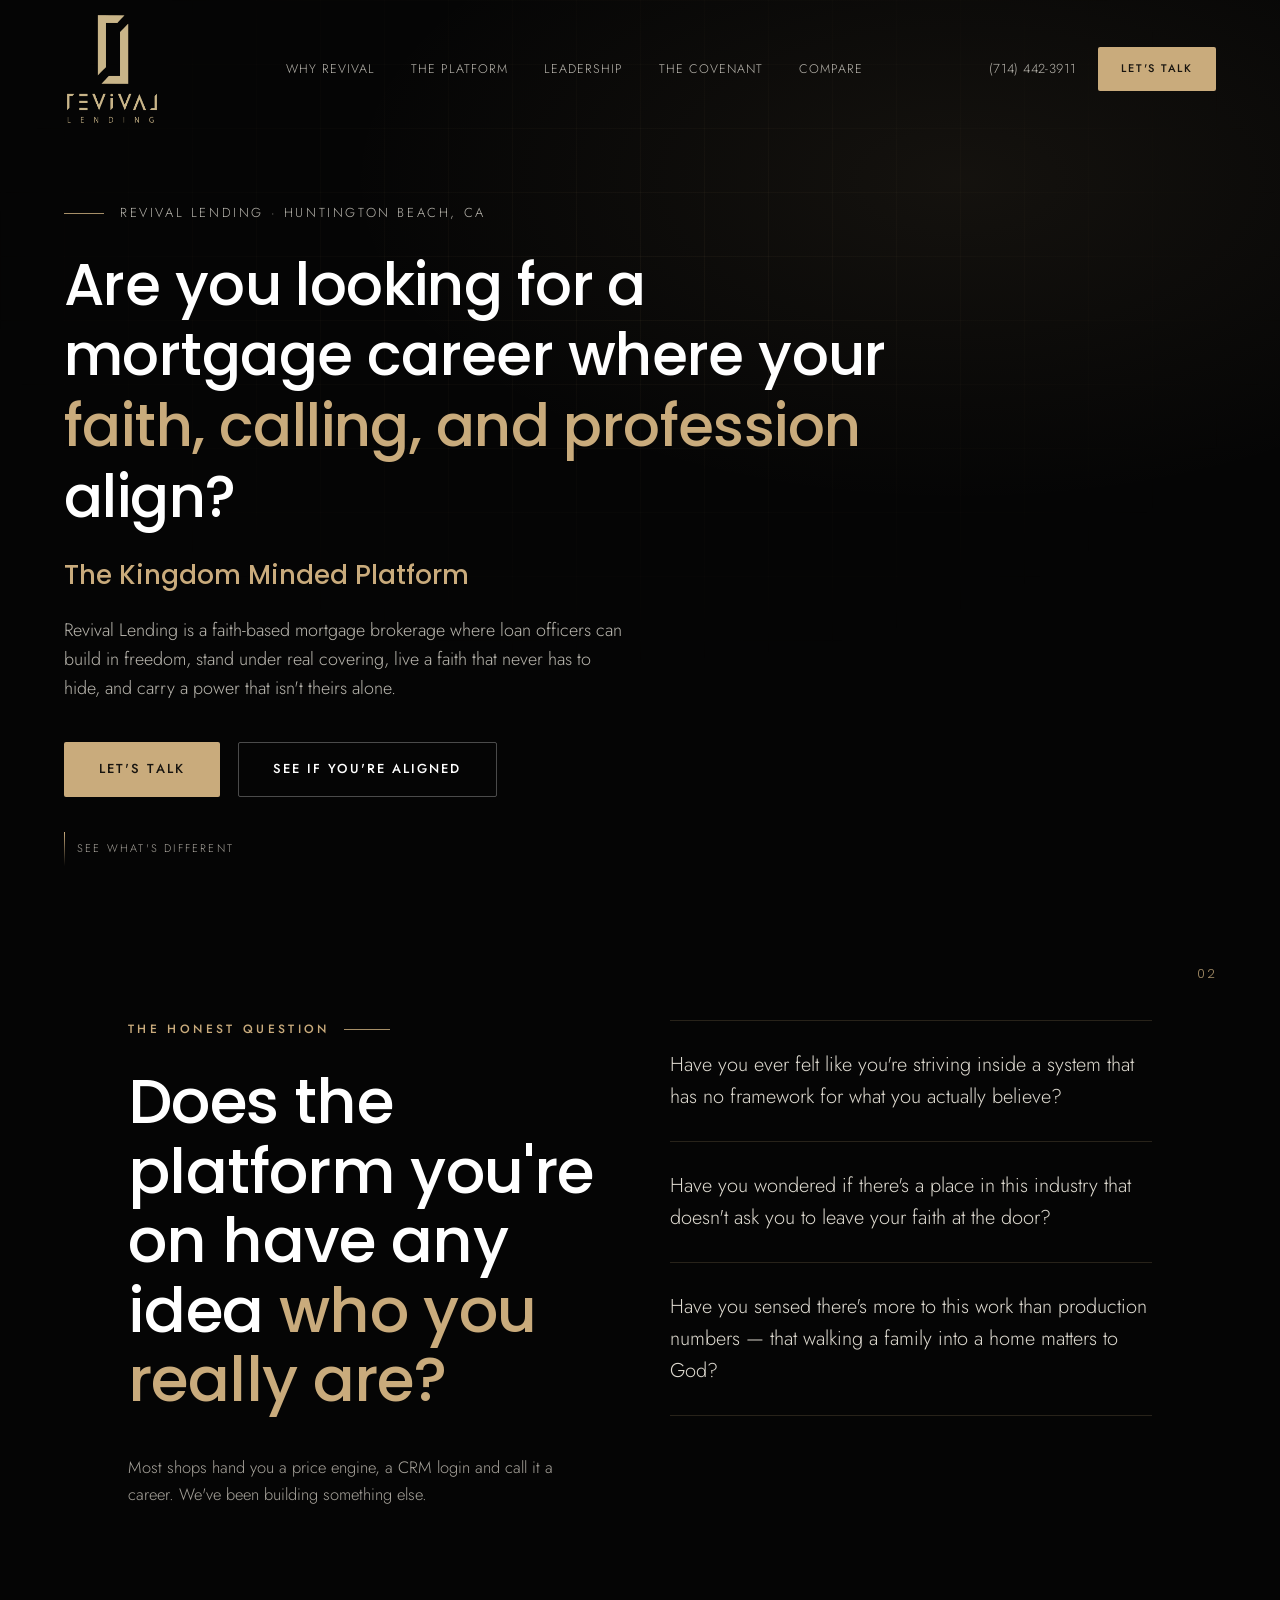
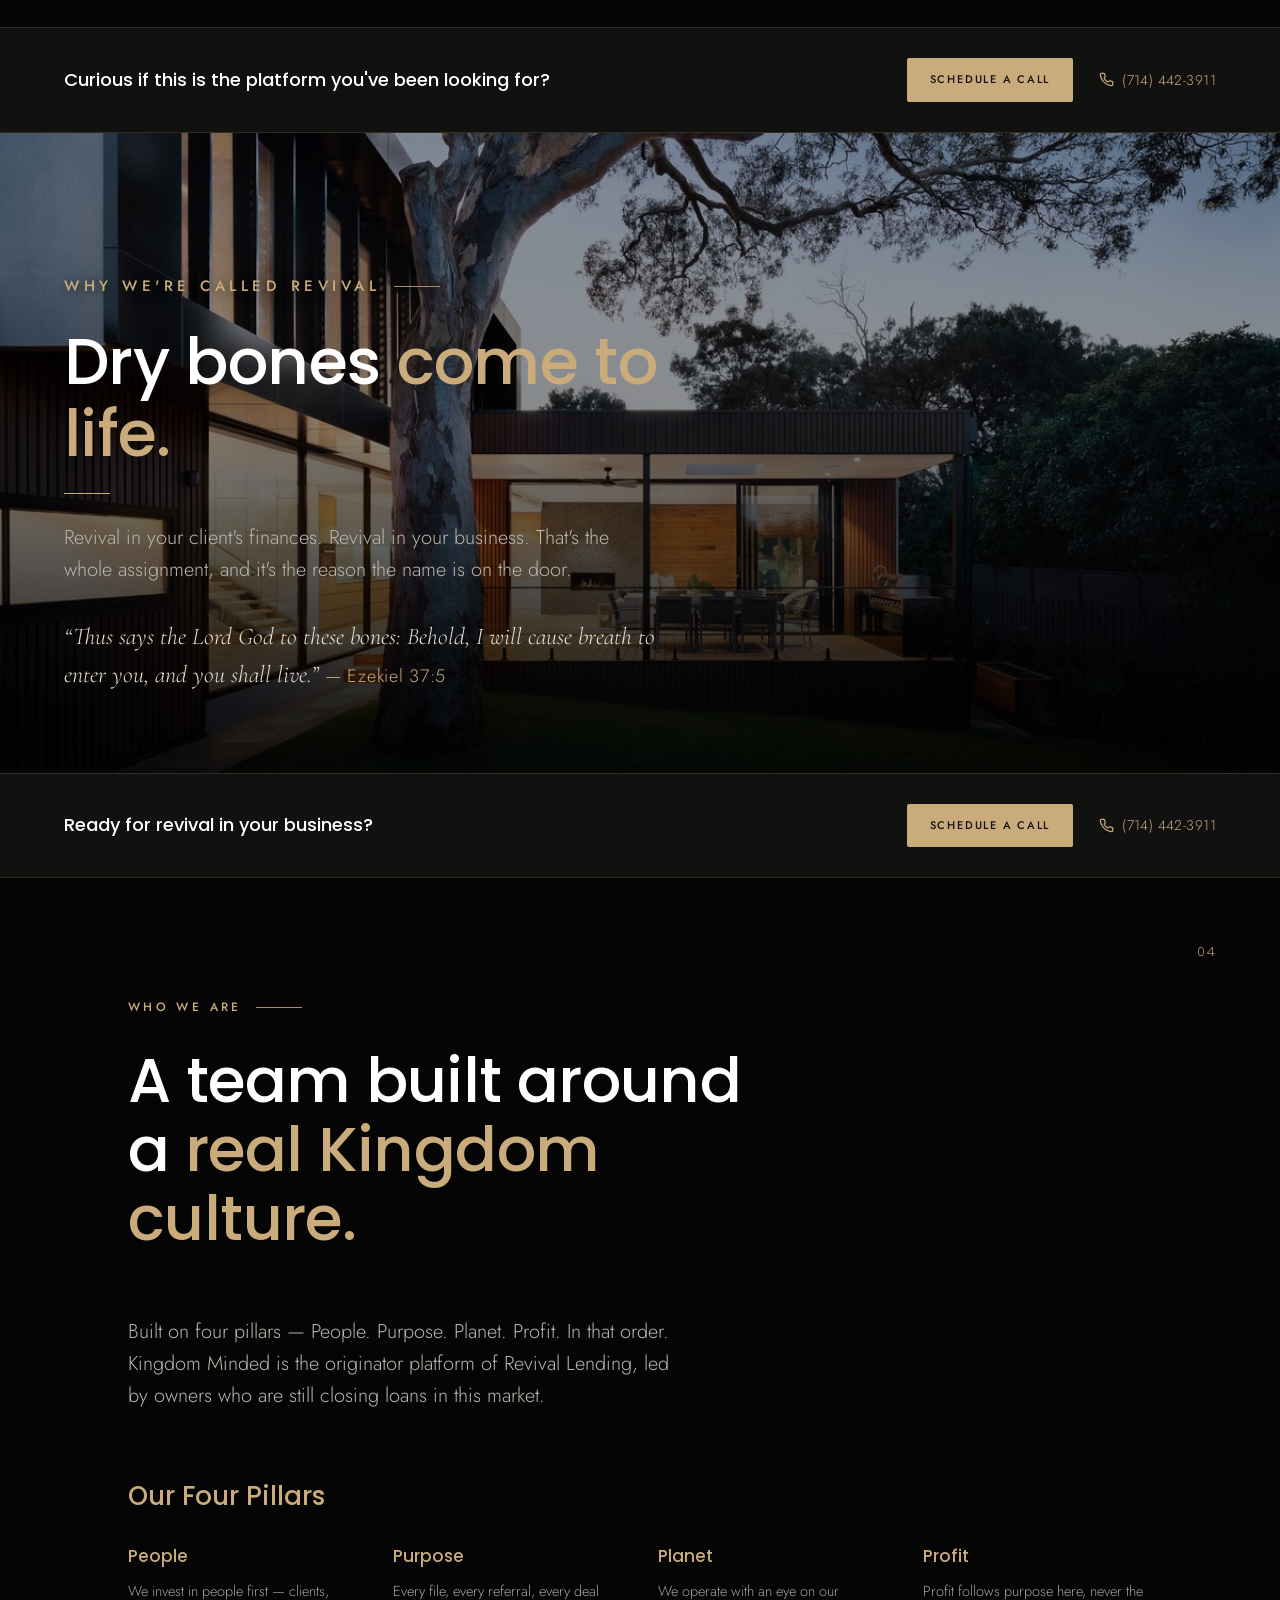
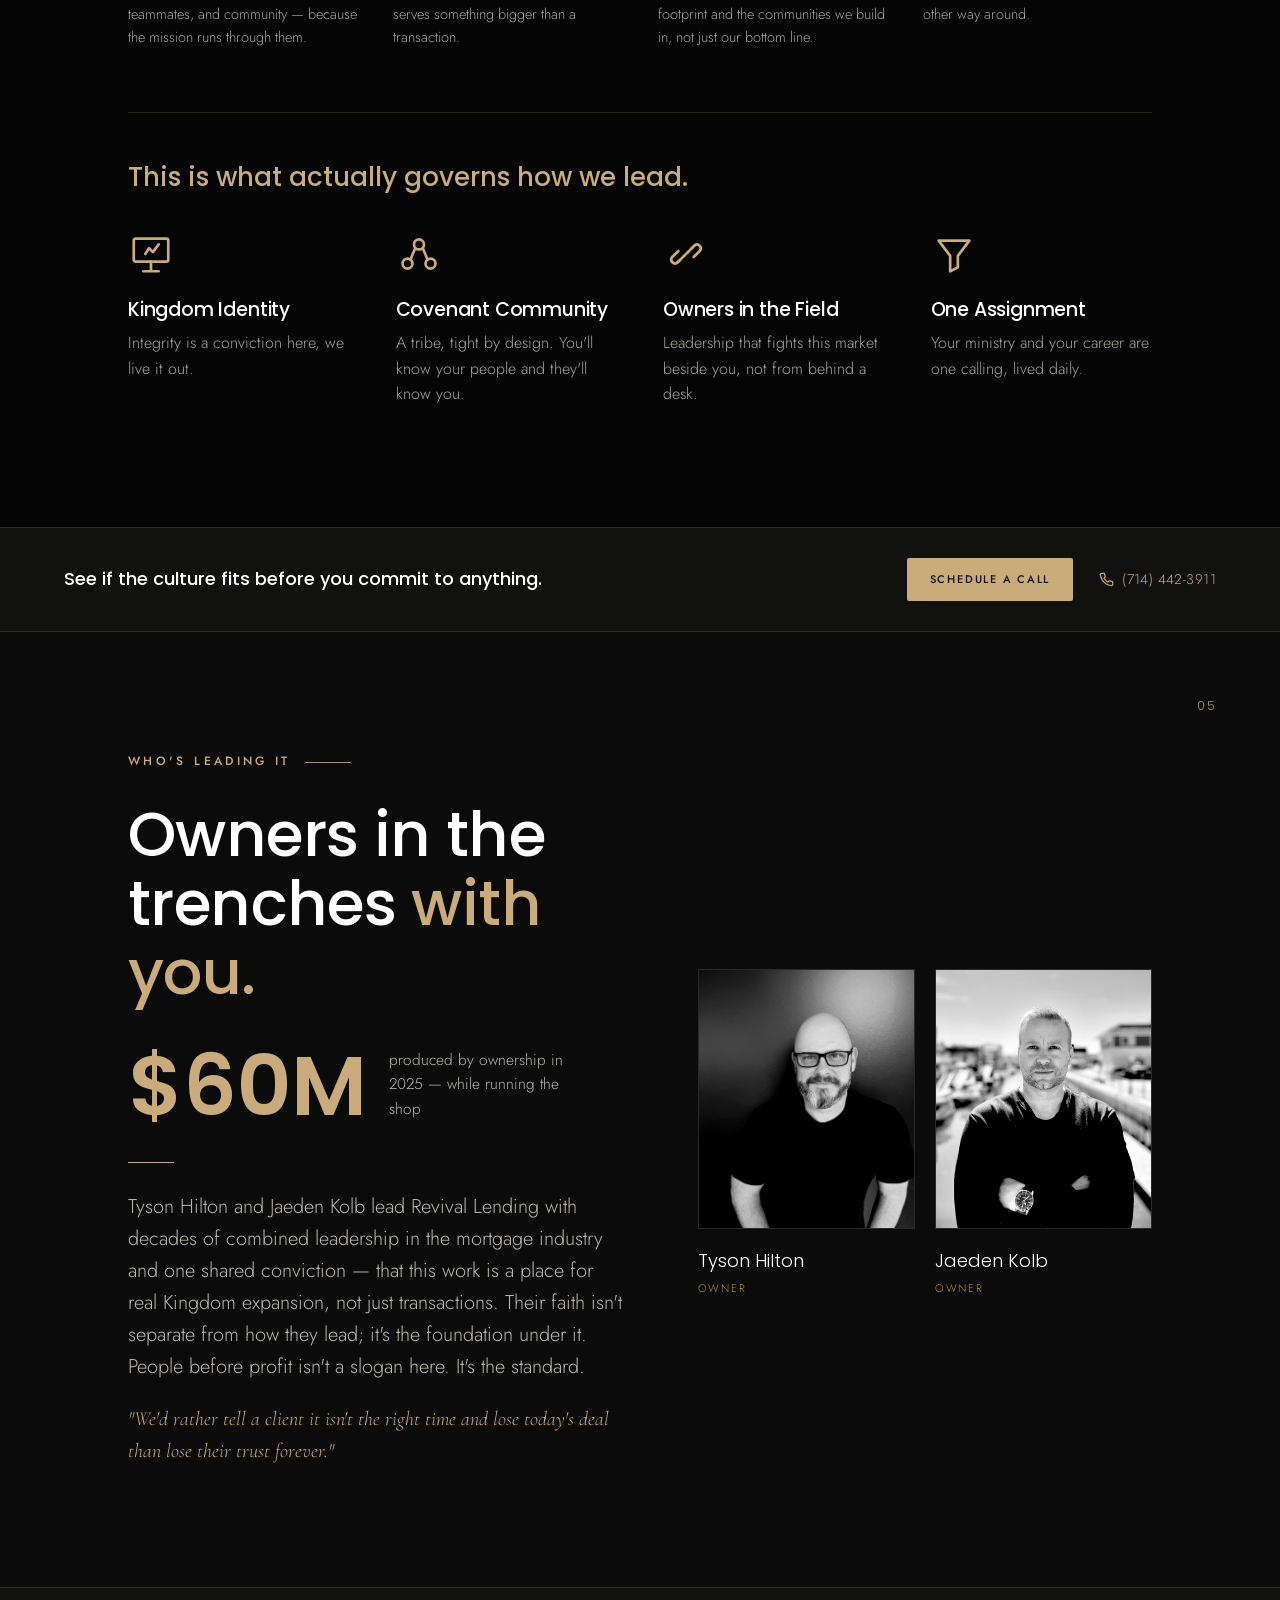
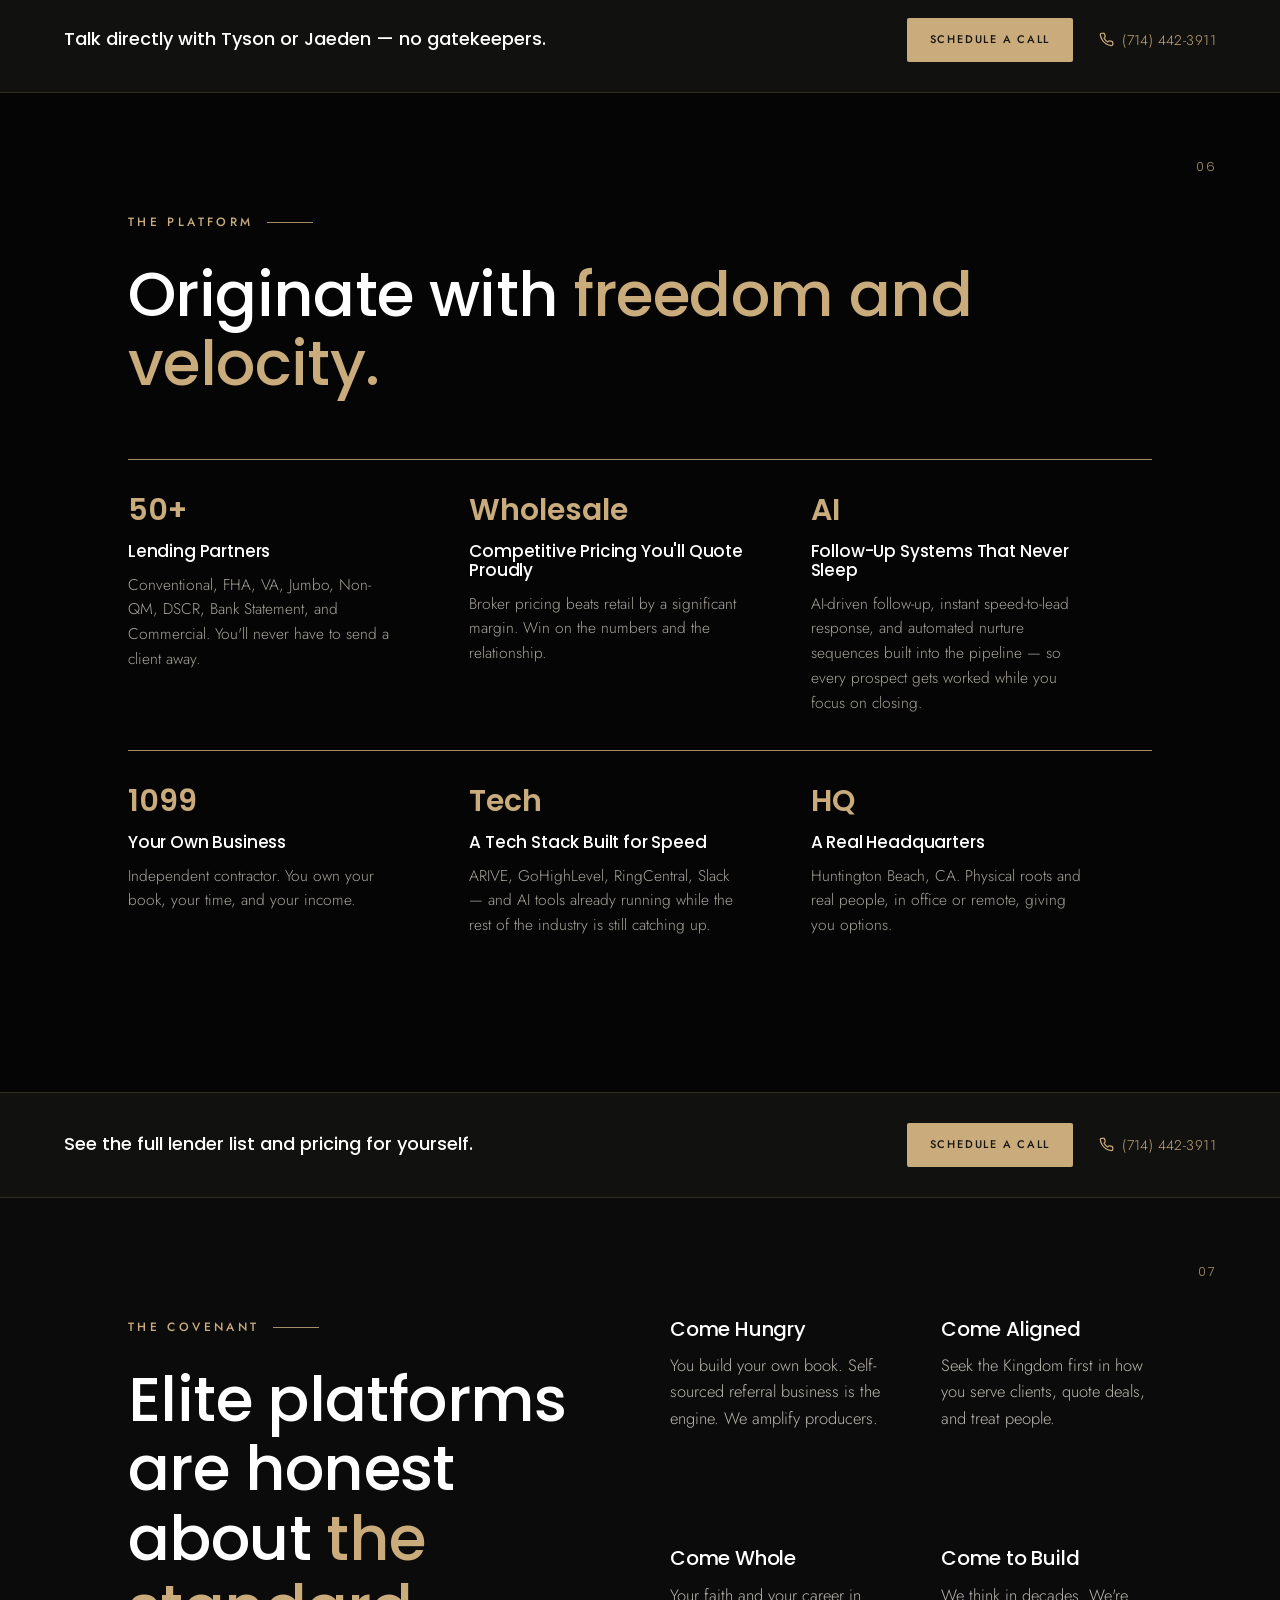
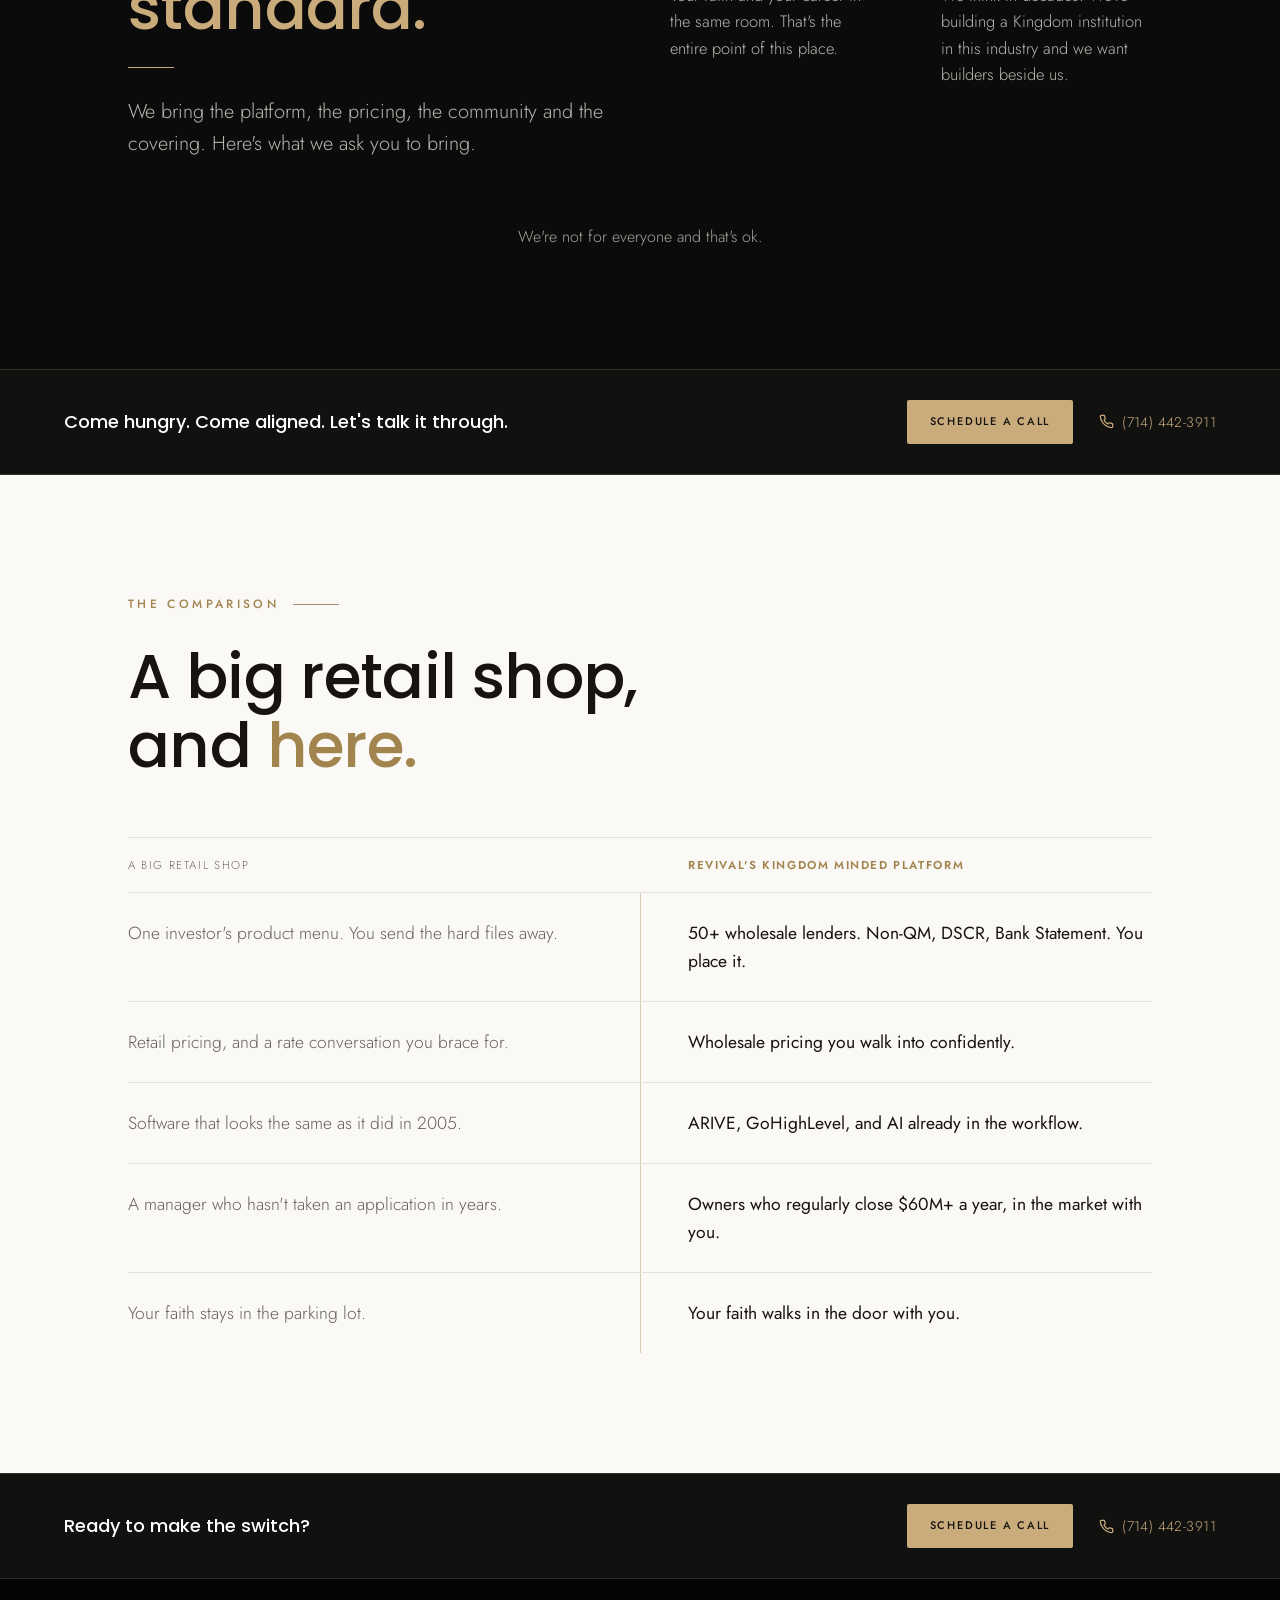
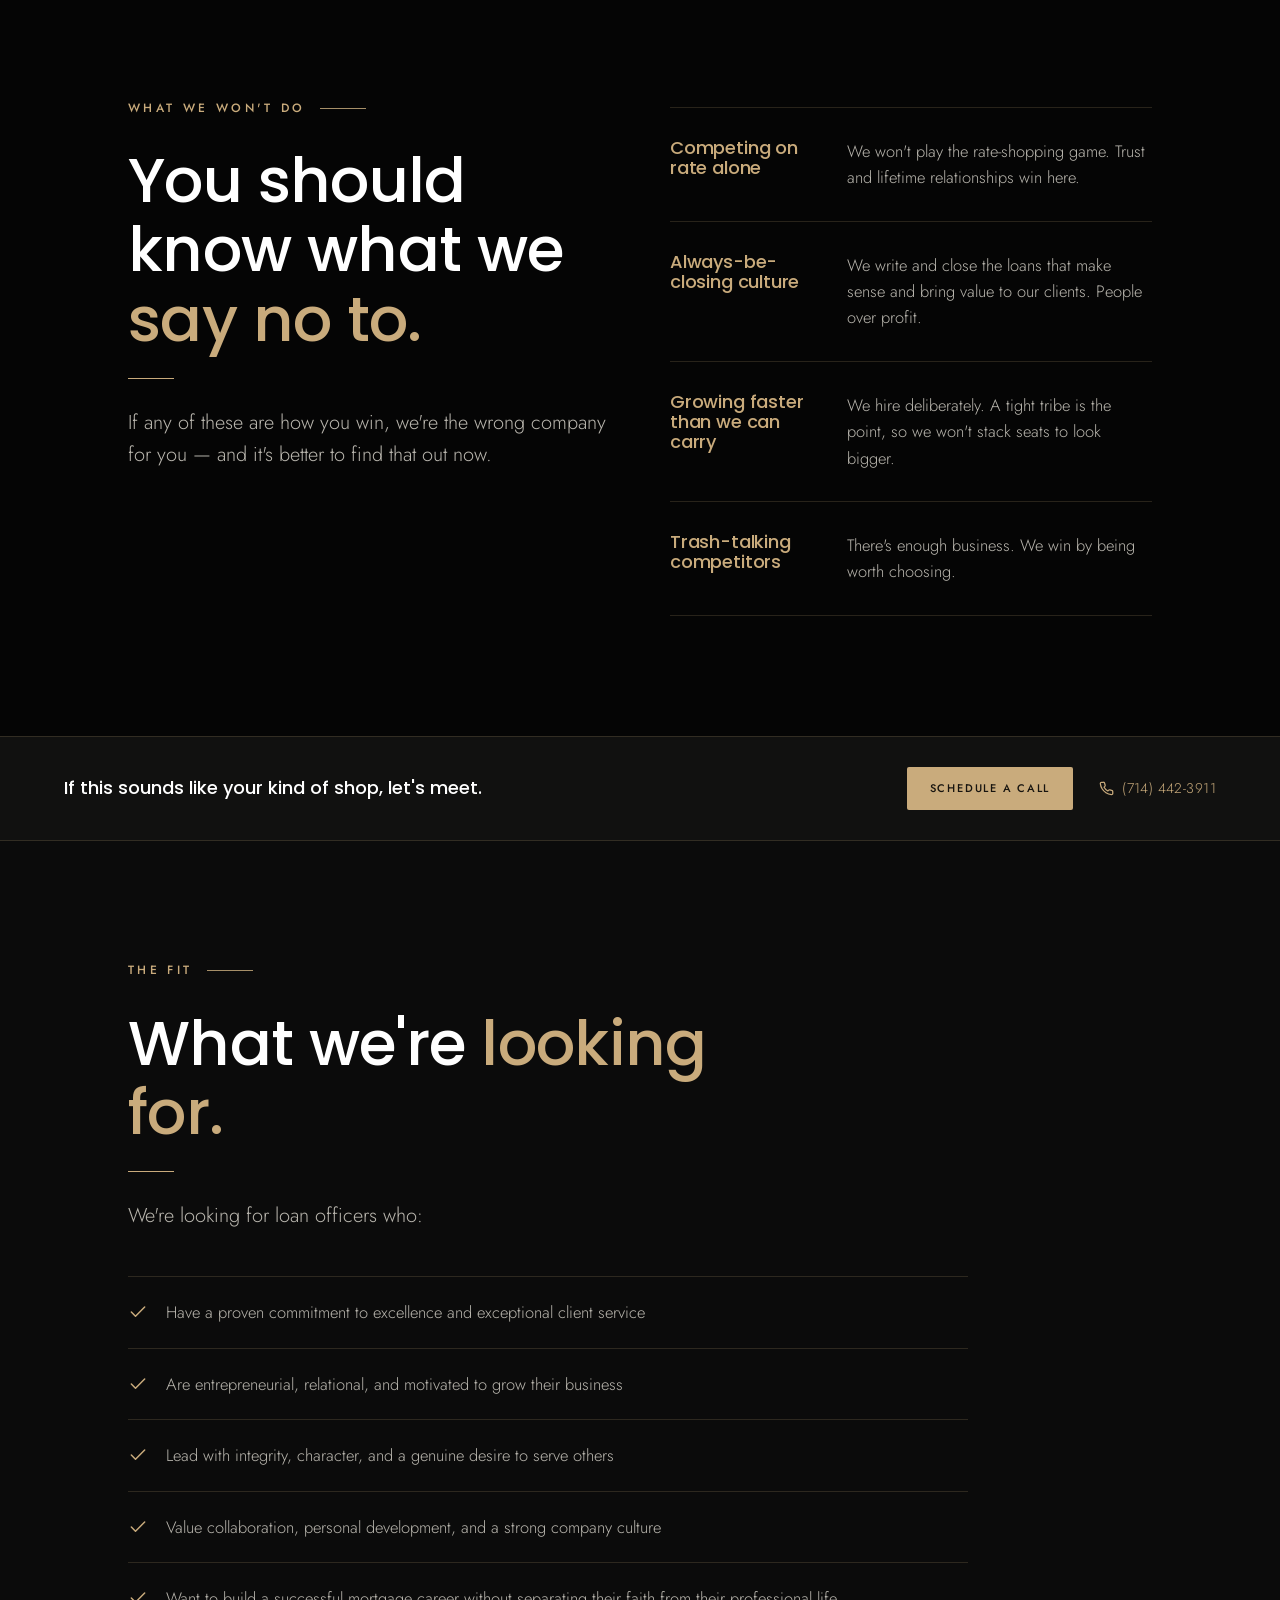
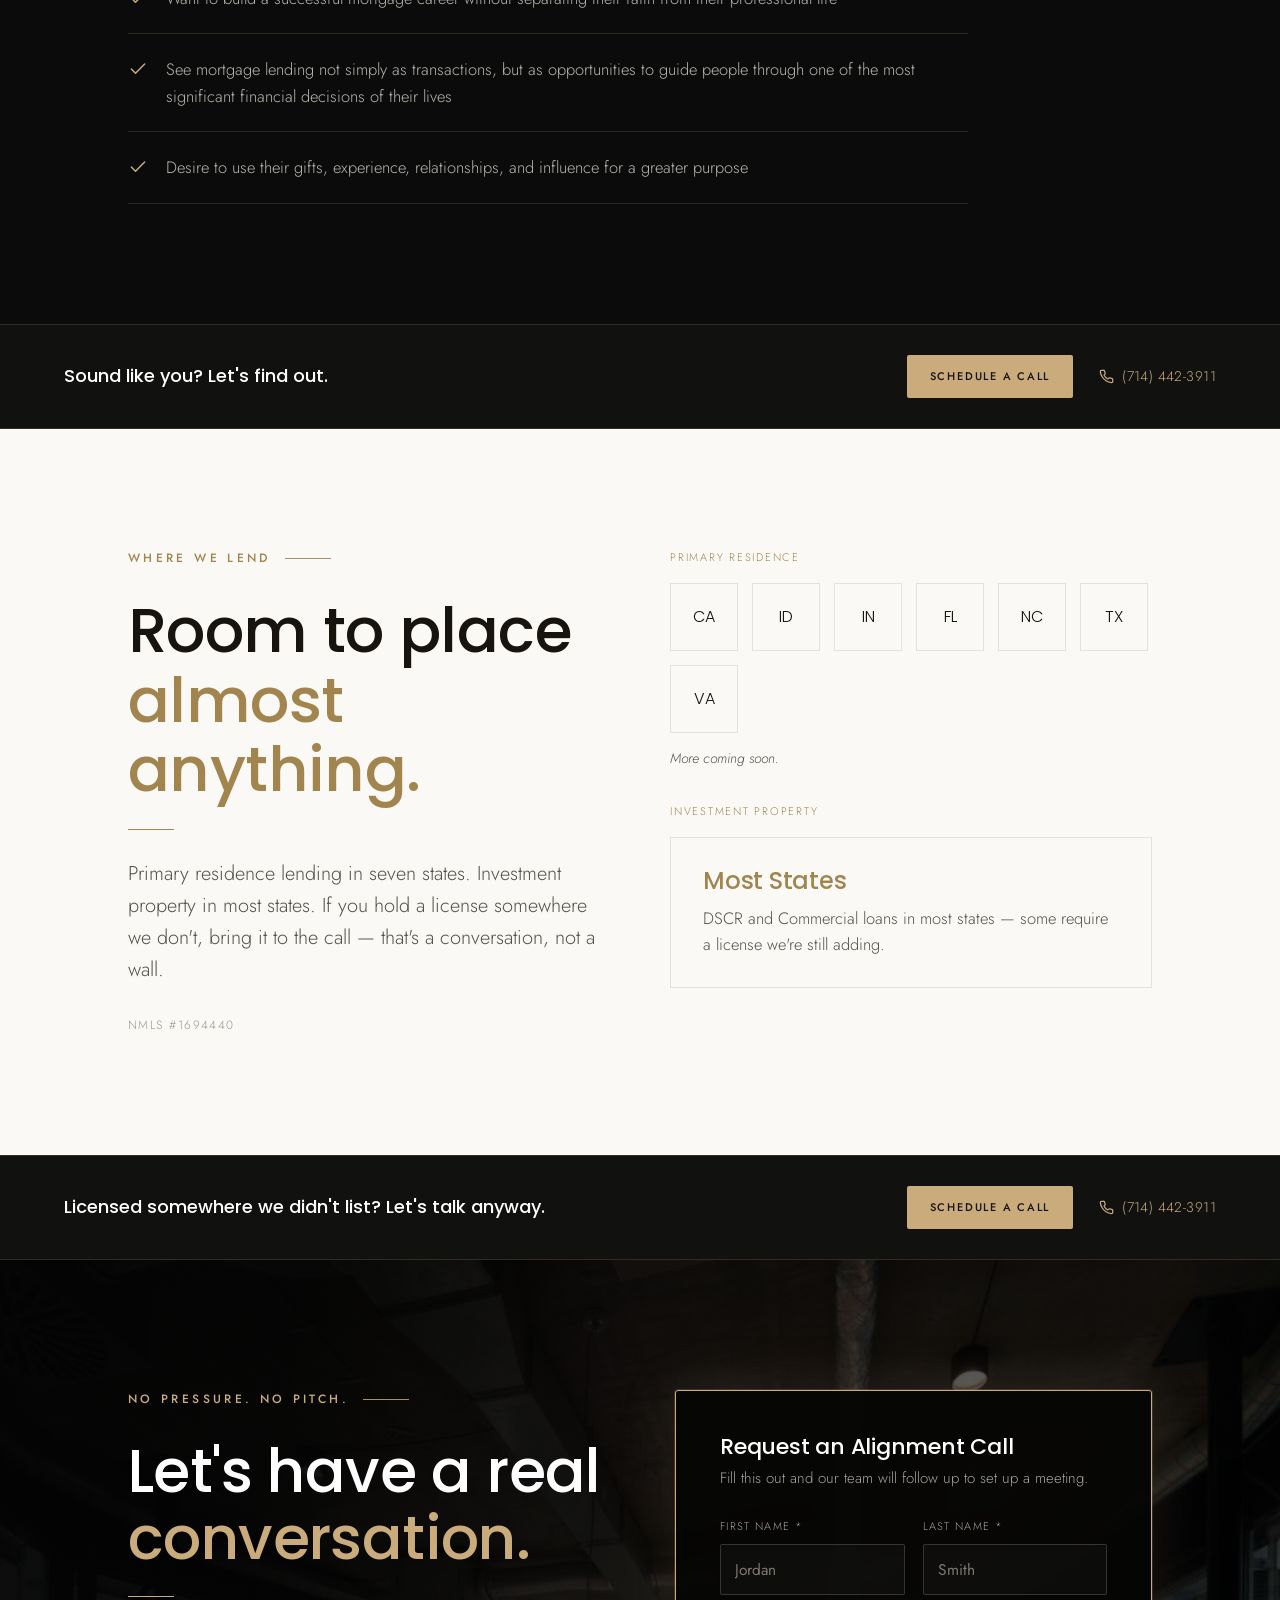
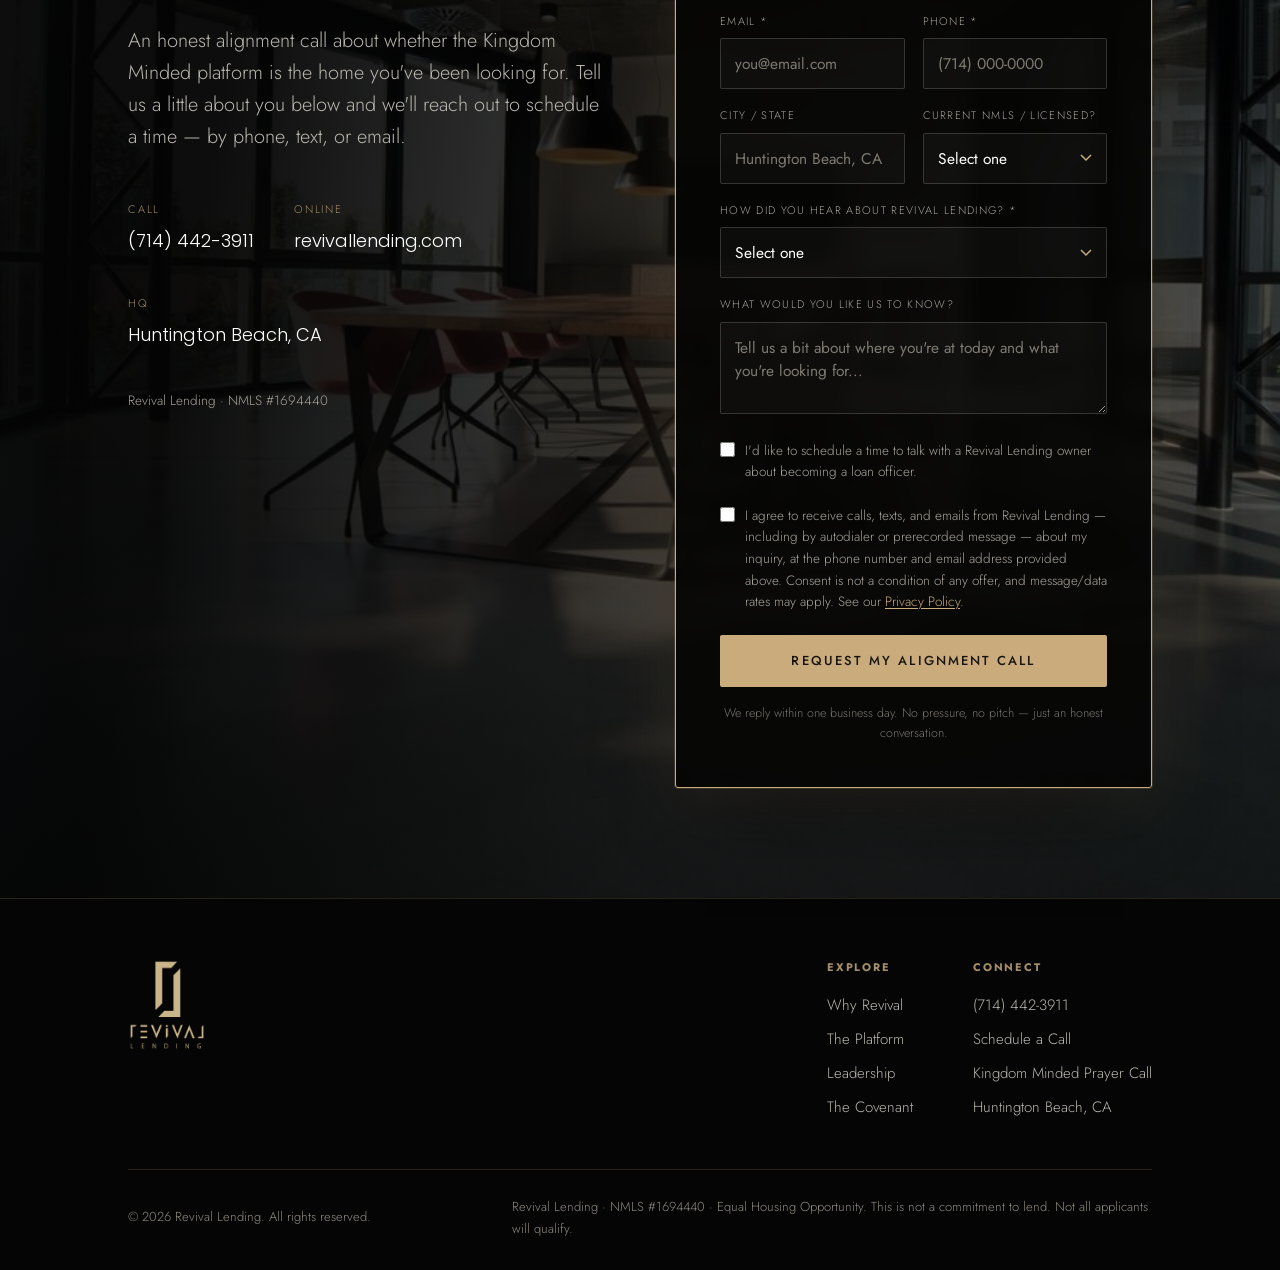
<file: index.html>
<!DOCTYPE html>
<html lang="en">
<head>
<meta charset="UTF-8">
<meta name="viewport" content="width=device-width, initial-scale=1.0">
<title>Revival Lending | The Kingdom Minded Platform for Loan Officers</title>
<meta name="description" content="Revival Lending is the Kingdom Minded platform for self-sourced loan officers. 50+ wholesale lenders, 1099 freedom, real ownership in the field. Huntington Beach, CA.">

<link rel="icon" type="image/png" href="assets/img/favicon-32.png">
<link rel="apple-touch-icon" href="assets/img/apple-touch-icon.png">
<link rel="stylesheet" href="assets/css/style.css">
<!-- Always open at the top: drop any #section left in a shared or refreshed link,
     and don't let the browser restore an old scroll position. -->
<script>
(function () {
  if ('scrollRestoration' in history) history.scrollRestoration = 'manual';
  if (location.hash) history.replaceState(null, '', location.pathname + location.search);
})();
</script>

<meta property="og:title" content="Revival Lending | The Kingdom Minded Platform">
<meta property="og:description" content="For self-sourced originators. 50+ wholesale lenders, wholesale pricing, 1099 freedom — with owners in the trenches beside you.">
<meta property="og:type" content="website">
<meta property="og:url" content="https://kingdommindedrl.netlify.app/">
<meta property="og:image" content="https://kingdommindedrl.netlify.app/assets/img/og-image.jpg">
<meta property="og:image:width" content="1200">
<meta property="og:image:height" content="630">
<meta property="og:site_name" content="Revival Lending">
<meta name="twitter:card" content="summary_large_image">
<meta name="twitter:title" content="Revival Lending | The Kingdom Minded Platform">
<meta name="twitter:description" content="For self-sourced originators. 50+ wholesale lenders, wholesale pricing, 1099 freedom — with owners in the trenches beside you.">
<meta name="twitter:image" content="https://kingdommindedrl.netlify.app/assets/img/og-image.jpg">
</head>
<body>

<!-- ============================ NAV ============================ -->
<nav class="nav" id="nav">
  <a href="#top" class="nav-logo">
    <img src="assets/img/logo-gold.png" alt="Revival Lending">
  </a>
  <div class="nav-links">
    <a href="#why-revival">Why Revival</a>
    <a href="#platform">The Platform</a>
    <a href="#leadership">Leadership</a>
    <a href="#covenant">The Covenant</a>
    <a href="#compare">Compare</a>
  </div>
  <div class="nav-right">
    <a href="tel:7144423911" class="nav-phone">(714) 442-3911</a>
    <a href="#apply" class="btn btn-gold btn-sm">Let's Talk</a>
  </div>
  <button class="nav-toggle" id="navToggle" aria-label="Menu">
    <span></span><span></span><span></span>
  </button>
</nav>

<div class="mobile-panel" id="mobilePanel">
  <a href="#why-revival">Why Revival</a>
  <a href="#platform">The Platform</a>
  <a href="#leadership">Leadership</a>
  <a href="#covenant">The Covenant</a>
  <a href="#compare">Compare</a>
  <a href="tel:7144423911">(714) 442-3911</a>
  <a href="#apply" class="btn btn-gold">Let's Talk</a>
</div>

<!-- ============================ HERO ============================ -->
<header class="hero" id="top">
  <div class="hero-inner">
    <div class="hero-sub">Revival Lending &middot; Huntington Beach, CA</div>
    <h1>Are you looking for a mortgage career where your <span class="gold">faith, calling, and profession</span> align?</h1>
    <div class="hero-subtitle">The Kingdom Minded Platform</div>
    <p class="hero-hook">Revival Lending is a faith-based mortgage brokerage where loan officers can build in freedom, stand under real covering, live a faith that never has to hide, and carry a power that isn't theirs alone.</p>
    <div class="hero-ctas">
      <a href="#apply" class="btn btn-gold">Let's Talk</a>
      <a href="#why-revival" class="btn btn-outline">See If You're Aligned</a>
    </div>
  </div>
  <div class="hero-scroll"><span class="line"></span> See What's Different</div>
</header>

<!-- ============================ THE HONEST QUESTION ============================ -->
<section class="section bg-black" id="why-revival">
  <div class="section-num">02</div>
  <div class="container split">
    <div class="reveal">
      <div class="eyebrow">The Honest Question</div>
      <h2 class="section-title">Does the platform you're on have any idea <span class="accent">who you really are?</span></h2>
      <div class="closer-line">Most shops hand you a price engine, a CRM login and call it a career. We've been building something else.</div>
    </div>
    <div class="qa-list reveal">
      <p class="qa-item">Have you ever felt like you're striving inside a system that has no framework for what you actually believe?</p>
      <p class="qa-item">Have you wondered if there's a place in this industry that doesn't ask you to leave your faith at the door?</p>
      <p class="qa-item">Have you sensed there's more to this work than production numbers &mdash; that walking a family into a home matters to God?</p>
    </div>
  </div>
</section>

<div class="cta-strip reveal">
  <div class="cta-strip-inner">
    <p>Curious if this is the platform you've been looking for?</p>
    <div class="cta-strip-actions">
      <a href="#apply" class="btn btn-gold btn-sm">Schedule a Call</a>
      <a href="tel:7144423911" class="cta-strip-phone"><svg viewBox="0 0 24 24" fill="none" stroke-width="2" stroke-linecap="round" stroke-linejoin="round"><path d="M22 16.92v3a2 2 0 01-2.18 2 19.79 19.79 0 01-8.63-3.07 19.5 19.5 0 01-6-6 19.79 19.79 0 01-3.07-8.67A2 2 0 014.11 2h3a2 2 0 012 1.72c.127.96.361 1.903.7 2.81a2 2 0 01-.45 2.11L8.09 9.91a16 16 0 006 6l1.27-1.27a2 2 0 012.11-.45c.907.339 1.85.573 2.81.7A2 2 0 0122 16.92z"></path></svg>(714) 442-3911</a>
    </div>
  </div>
</div>

<!-- ============================ DRY BONES ============================ -->
<section class="image-feature reveal" style="background-image:url('assets/img/hero-house.jpg');">
  <div class="section-num">03</div>
  <div class="image-feature-content">
    <div class="eyebrow eyebrow-lg">Why We're Called Revival</div>
    <h2>Dry bones <span class="accent">come to life.</span></h2>
    <div class="section-rule"></div>
    <p class="lede">Revival in your client's finances. Revival in your business. That's the whole assignment, and it's the reason the name is on the door.</p>
    <p class="hero-verse" style="margin-top:32px; margin-bottom:0;">
      &ldquo;Thus says the Lord God to these bones: Behold, I will cause breath to enter you, and you shall live.&rdquo;
      <cite>&mdash; Ezekiel 37:5</cite>
    </p>
  </div>
</section>

<div class="cta-strip reveal">
  <div class="cta-strip-inner">
    <p>Ready for revival in your business?</p>
    <div class="cta-strip-actions">
      <a href="#apply" class="btn btn-gold btn-sm">Schedule a Call</a>
      <a href="tel:7144423911" class="cta-strip-phone"><svg viewBox="0 0 24 24" fill="none" stroke-width="2" stroke-linecap="round" stroke-linejoin="round"><path d="M22 16.92v3a2 2 0 01-2.18 2 19.79 19.79 0 01-8.63-3.07 19.5 19.5 0 01-6-6 19.79 19.79 0 01-3.07-8.67A2 2 0 014.11 2h3a2 2 0 012 1.72c.127.96.361 1.903.7 2.81a2 2 0 01-.45 2.11L8.09 9.91a16 16 0 006 6l1.27-1.27a2 2 0 012.11-.45c.907.339 1.85.573 2.81.7A2 2 0 0122 16.92z"></path></svg>(714) 442-3911</a>
    </div>
  </div>
</div>

<!-- ============================ WHO WE ARE ============================ -->
<section class="section bg-black">
  <div class="section-num">04</div>
  <div class="container">
    <div class="pillars-header-row reveal">
      <div>
        <div class="eyebrow">Who We Are</div>
        <h2 class="section-title">A team built around a <span class="accent">real Kingdom culture.</span></h2>
      </div>
      <p class="lede">Built on four pillars &mdash; People. Purpose. Planet. Profit. In that order. Kingdom Minded is the originator platform of Revival Lending, led by owners who are still closing loans in this market.</p>
    </div>

    <div class="core-pillars reveal">
      <div class="pillars-lead">Our Four Pillars</div>
      <div class="core-pillars-grid reveal-stagger">
        <div class="core-pillar" style="--i:0">
          <h5>People</h5>
          <p>We invest in people first &mdash; clients, teammates, and community &mdash; because the mission runs through them.</p>
        </div>
        <div class="core-pillar" style="--i:1">
          <h5>Purpose</h5>
          <p>Every file, every referral, every deal serves something bigger than a transaction.</p>
        </div>
        <div class="core-pillar" style="--i:2">
          <h5>Planet</h5>
          <p>We operate with an eye on our footprint and the communities we build in, not just our bottom line.</p>
        </div>
        <div class="core-pillar" style="--i:3">
          <h5>Profit</h5>
          <p>Profit follows purpose here, never the other way around.</p>
        </div>
      </div>
    </div>

    <div class="pillars-secondary reveal">
      <p class="pillars-lead">This is what actually governs how we lead.</p>
      <div class="pillars-grid reveal-stagger">
      <div class="pillar" style="--i:0">
        <div class="pillar-icon"><svg viewBox="0 0 24 24" fill="none" stroke-width="1.4" stroke-linecap="round" stroke-linejoin="round"><rect x="3" y="4" width="18" height="12" rx="1"></rect><path d="M8 21h8M12 16v5"></path><path d="M9 12l2-3 2 2 3-4" ></path></svg></div>
        <h4>Kingdom Identity</h4>
        <p>Integrity is a conviction here, we live it out.</p>
      </div>
      <div class="pillar" style="--i:1">
        <div class="pillar-icon"><svg viewBox="0 0 24 24" fill="none" stroke-width="1.4" stroke-linecap="round" stroke-linejoin="round"><circle cx="12" cy="7" r="2.6"></circle><circle cx="6" cy="17" r="2.6"></circle><circle cx="18" cy="17" r="2.6"></circle><path d="M10 9l-2.5 6M14 9l2.5 6"></path></svg></div>
        <h4>Covenant Community</h4>
        <p>A tribe, tight by design. You'll know your people and they'll know you.</p>
      </div>
      <div class="pillar" style="--i:2">
        <div class="pillar-icon"><svg viewBox="0 0 24 24" fill="none" stroke-width="1.4" stroke-linecap="round" stroke-linejoin="round"><path d="M11 13l-3.5 3.5a2 2 0 01-2.8-2.8L8 10.4"></path><path d="M13 11l3.5-3.5a2 2 0 012.8 2.8L16 13.6"></path><path d="M9 15l-1.5 1.5M15 9l1.5-1.5"></path><path d="M11 13l2-2"></path></svg></div>
        <h4>Owners in the Field</h4>
        <p>Leadership that fights this market beside you, not from behind a desk.</p>
      </div>
      <div class="pillar" style="--i:3">
        <div class="pillar-icon"><svg viewBox="0 0 24 24" fill="none" stroke-width="1.4" stroke-linecap="round" stroke-linejoin="round"><path d="M4 5h16l-6 8v6l-4 2v-8L4 5z"></path></svg></div>
        <h4>One Assignment</h4>
        <p>Your ministry and your career are one calling, lived daily.</p>
      </div>
      </div>
    </div>
  </div>
</section>

<div class="cta-strip reveal">
  <div class="cta-strip-inner">
    <p>See if the culture fits before you commit to anything.</p>
    <div class="cta-strip-actions">
      <a href="#apply" class="btn btn-gold btn-sm">Schedule a Call</a>
      <a href="tel:7144423911" class="cta-strip-phone"><svg viewBox="0 0 24 24" fill="none" stroke-width="2" stroke-linecap="round" stroke-linejoin="round"><path d="M22 16.92v3a2 2 0 01-2.18 2 19.79 19.79 0 01-8.63-3.07 19.5 19.5 0 01-6-6 19.79 19.79 0 01-3.07-8.67A2 2 0 014.11 2h3a2 2 0 012 1.72c.127.96.361 1.903.7 2.81a2 2 0 01-.45 2.11L8.09 9.91a16 16 0 006 6l1.27-1.27a2 2 0 012.11-.45c.907.339 1.85.573 2.81.7A2 2 0 0122 16.92z"></path></svg>(714) 442-3911</a>
    </div>
  </div>
</div>

<!-- ============================ LEADERSHIP ============================ -->
<section class="section bg-panel" id="leadership">
  <div class="section-num">05</div>
  <div class="container">
    <div class="eyebrow reveal">Who's Leading It</div>
    <div class="leaders-grid">
      <div class="reveal">
        <h2 class="section-title">Owners in the trenches <span class="accent">with you.</span></h2>
        <div class="stat-block">
          <div class="stat-number">$60M</div>
          <div class="stat-caption">produced by ownership in 2025 &mdash; while running the shop</div>
        </div>
        <div class="section-rule"></div>
        <p class="lede" style="margin-bottom:20px;">Tyson Hilton and Jaeden Kolb lead Revival Lending with decades of combined leadership in the mortgage industry and one shared conviction &mdash; that this work is a place for real Kingdom expansion, not just transactions. Their faith isn't separate from how they lead; it's the foundation under it. People before profit isn't a slogan here. It's the standard.</p>
        <p class="pull-quote">"We'd rather tell a client it isn't the right time and lose today's deal than lose their trust forever."</p>
      </div>
      <div class="leaders-photos reveal">
        <div class="leader-card">
          <img class="leader-photo" src="assets/img/tyson-hilton.jpg" alt="Tyson Hilton, Owner of Revival Lending">
          <div class="leader-name">Tyson Hilton</div>
          <div class="leader-title">Owner</div>
        </div>
        <div class="leader-card">
          <img class="leader-photo" src="assets/img/jaeden-kolb.jpg" alt="Jaeden Kolb, Owner of Revival Lending">
          <div class="leader-name">Jaeden Kolb</div>
          <div class="leader-title">Owner</div>
        </div>
      </div>
    </div>
  </div>
</section>

<div class="cta-strip reveal">
  <div class="cta-strip-inner">
    <p>Talk directly with Tyson or Jaeden &mdash; no gatekeepers.</p>
    <div class="cta-strip-actions">
      <a href="#apply" class="btn btn-gold btn-sm">Schedule a Call</a>
      <a href="tel:7144423911" class="cta-strip-phone"><svg viewBox="0 0 24 24" fill="none" stroke-width="2" stroke-linecap="round" stroke-linejoin="round"><path d="M22 16.92v3a2 2 0 01-2.18 2 19.79 19.79 0 01-8.63-3.07 19.5 19.5 0 01-6-6 19.79 19.79 0 01-3.07-8.67A2 2 0 014.11 2h3a2 2 0 012 1.72c.127.96.361 1.903.7 2.81a2 2 0 01-.45 2.11L8.09 9.91a16 16 0 006 6l1.27-1.27a2 2 0 012.11-.45c.907.339 1.85.573 2.81.7A2 2 0 0122 16.92z"></path></svg>(714) 442-3911</a>
    </div>
  </div>
</div>

<!-- ============================ THE PLATFORM ============================ -->
<section class="section bg-black" id="platform">
  <div class="section-num">06</div>
  <div class="container">
    <div class="reveal">
      <div class="eyebrow">The Platform</div>
      <h2 class="section-title" style="max-width:22ch;">Originate with <span class="accent">freedom and velocity.</span></h2>
    </div>
    <div class="platform-grid reveal reveal-stagger">
      <div class="platform-cell" style="--i:0">
        <div class="num">50+</div>
        <h4>Lending Partners</h4>
        <p>Conventional, FHA, VA, Jumbo, Non-QM, DSCR, Bank Statement, and Commercial. You'll never have to send a client away.</p>
      </div>
      <div class="platform-cell" style="--i:1">
        <div class="num">Wholesale</div>
        <h4>Competitive Pricing You'll Quote Proudly</h4>
        <p>Broker pricing beats retail by a significant margin. Win on the numbers and the relationship.</p>
      </div>
      <div class="platform-cell" style="--i:2">
        <div class="num">AI</div>
        <h4>Follow-Up Systems That Never Sleep</h4>
        <p>AI-driven follow-up, instant speed-to-lead response, and automated nurture sequences built into the pipeline &mdash; so every prospect gets worked while you focus on closing.</p>
      </div>
      <div class="platform-cell" style="--i:3">
        <div class="num">1099</div>
        <h4>Your Own Business</h4>
        <p>Independent contractor. You own your book, your time, and your income.</p>
      </div>
      <div class="platform-cell" style="--i:4">
        <div class="num">Tech</div>
        <h4>A Tech Stack Built for Speed</h4>
        <p>ARIVE, GoHighLevel, RingCentral, Slack &mdash; and AI tools already running while the rest of the industry is still catching up.</p>
      </div>
      <div class="platform-cell" style="--i:5">
        <div class="num">HQ</div>
        <h4>A Real Headquarters</h4>
        <p>Huntington Beach, CA. Physical roots and real people, in office or remote, giving you options.</p>
      </div>
    </div>
  </div>
</section>

<div class="cta-strip reveal">
  <div class="cta-strip-inner">
    <p>See the full lender list and pricing for yourself.</p>
    <div class="cta-strip-actions">
      <a href="#apply" class="btn btn-gold btn-sm">Schedule a Call</a>
      <a href="tel:7144423911" class="cta-strip-phone"><svg viewBox="0 0 24 24" fill="none" stroke-width="2" stroke-linecap="round" stroke-linejoin="round"><path d="M22 16.92v3a2 2 0 01-2.18 2 19.79 19.79 0 01-8.63-3.07 19.5 19.5 0 01-6-6 19.79 19.79 0 01-3.07-8.67A2 2 0 014.11 2h3a2 2 0 012 1.72c.127.96.361 1.903.7 2.81a2 2 0 01-.45 2.11L8.09 9.91a16 16 0 006 6l1.27-1.27a2 2 0 012.11-.45c.907.339 1.85.573 2.81.7A2 2 0 0122 16.92z"></path></svg>(714) 442-3911</a>
    </div>
  </div>
</div>

<!-- ============================ THE COVENANT ============================ -->
<section class="section bg-panel" id="covenant">
  <div class="section-num">07</div>
  <div class="container">
    <div class="split">
      <div class="reveal">
        <div class="eyebrow">The Covenant</div>
        <h2 class="section-title">Elite platforms are honest about <span class="accent">the standard.</span></h2>
        <div class="section-rule"></div>
        <p class="lede">We bring the platform, the pricing, the community and the covering. Here's what we ask you to bring.</p>
      </div>
      <div class="covenant-grid reveal reveal-stagger">
        <div class="covenant-item" style="--i:0">
          <h4>Come Hungry</h4>
          <p>You build your own book. Self-sourced referral business is the engine. We amplify producers.</p>
        </div>
        <div class="covenant-item" style="--i:1">
          <h4>Come Aligned</h4>
          <p>Seek the Kingdom first in how you serve clients, quote deals, and treat people.</p>
        </div>
        <div class="covenant-item" style="--i:2">
          <h4>Come Whole</h4>
          <p>Your faith and your career in the same room. That's the entire point of this place.</p>
        </div>
        <div class="covenant-item" style="--i:3">
          <h4>Come to Build</h4>
          <p>We think in decades. We're building a Kingdom institution in this industry and we want builders beside us.</p>
        </div>
      </div>
    </div>
    <p class="not-for-everyone reveal">We're not for everyone and that's ok.</p>
  </div>
</section>

<div class="cta-strip reveal">
  <div class="cta-strip-inner">
    <p>Come hungry. Come aligned. Let's talk it through.</p>
    <div class="cta-strip-actions">
      <a href="#apply" class="btn btn-gold btn-sm">Schedule a Call</a>
      <a href="tel:7144423911" class="cta-strip-phone"><svg viewBox="0 0 24 24" fill="none" stroke-width="2" stroke-linecap="round" stroke-linejoin="round"><path d="M22 16.92v3a2 2 0 01-2.18 2 19.79 19.79 0 01-8.63-3.07 19.5 19.5 0 01-6-6 19.79 19.79 0 01-3.07-8.67A2 2 0 014.11 2h3a2 2 0 012 1.72c.127.96.361 1.903.7 2.81a2 2 0 01-.45 2.11L8.09 9.91a16 16 0 006 6l1.27-1.27a2 2 0 012.11-.45c.907.339 1.85.573 2.81.7A2 2 0 0122 16.92z"></path></svg>(714) 442-3911</a>
    </div>
  </div>
</div>

<!-- ============================ COMPARISON ============================ -->
<section class="section bg-white" id="compare">
  <div class="container">
    <div class="reveal">
      <div class="eyebrow on-white">The Comparison</div>
      <h2 class="section-title">A big retail shop, and <span style="color:#a2854e;">here.</span></h2>
    </div>
    <div class="compare-wrap reveal">
      <div class="compare-head"><span>A Big Retail Shop</span><span>Revival's Kingdom Minded Platform</span></div>
      <div class="compare-row"><div class="no">One investor's product menu. You send the hard files away.</div><div class="yes">50+ wholesale lenders. Non-QM, DSCR, Bank Statement. You place it.</div></div>
      <div class="compare-row"><div class="no">Retail pricing, and a rate conversation you brace for.</div><div class="yes">Wholesale pricing you walk into confidently.</div></div>
      <div class="compare-row"><div class="no">Software that looks the same as it did in 2005.</div><div class="yes">ARIVE, GoHighLevel, and AI already in the workflow.</div></div>
      <div class="compare-row"><div class="no">A manager who hasn't taken an application in years.</div><div class="yes">Owners who regularly close $60M+ a year, in the market with you.</div></div>
      <div class="compare-row"><div class="no">Your faith stays in the parking lot.</div><div class="yes">Your faith walks in the door with you.</div></div>
    </div>
  </div>
</section>

<div class="cta-strip reveal">
  <div class="cta-strip-inner">
    <p>Ready to make the switch?</p>
    <div class="cta-strip-actions">
      <a href="#apply" class="btn btn-gold btn-sm">Schedule a Call</a>
      <a href="tel:7144423911" class="cta-strip-phone"><svg viewBox="0 0 24 24" fill="none" stroke-width="2" stroke-linecap="round" stroke-linejoin="round"><path d="M22 16.92v3a2 2 0 01-2.18 2 19.79 19.79 0 01-8.63-3.07 19.5 19.5 0 01-6-6 19.79 19.79 0 01-3.07-8.67A2 2 0 014.11 2h3a2 2 0 012 1.72c.127.96.361 1.903.7 2.81a2 2 0 01-.45 2.11L8.09 9.91a16 16 0 006 6l1.27-1.27a2 2 0 012.11-.45c.907.339 1.85.573 2.81.7A2 2 0 0122 16.92z"></path></svg>(714) 442-3911</a>
    </div>
  </div>
</div>

<!-- ============================ WHAT WE WON'T DO ============================ -->
<section class="section bg-black">
  <div class="container split">
    <div class="reveal">
      <div class="eyebrow">What We Won't Do</div>
      <h2 class="section-title">You should know what we <span class="accent">say no to.</span></h2>
      <div class="section-rule"></div>
      <p class="lede">If any of these are how you win, we're the wrong company for you &mdash; and it's better to find that out now.</p>
    </div>
    <div class="wontdo-list reveal">
      <div class="wontdo-row"><h4>Competing on rate alone</h4><p>We won't play the rate-shopping game. Trust and lifetime relationships win here.</p></div>
      <div class="wontdo-row"><h4>Always-be-closing culture</h4><p>We write and close the loans that make sense and bring value to our clients. People over profit.</p></div>
      <div class="wontdo-row"><h4>Growing faster than we can carry</h4><p>We hire deliberately. A tight tribe is the point, so we won't stack seats to look bigger.</p></div>
      <div class="wontdo-row"><h4>Trash-talking competitors</h4><p>There's enough business. We win by being worth choosing.</p></div>
    </div>
  </div>
</section>

<div class="cta-strip reveal">
  <div class="cta-strip-inner">
    <p>If this sounds like your kind of shop, let's meet.</p>
    <div class="cta-strip-actions">
      <a href="#apply" class="btn btn-gold btn-sm">Schedule a Call</a>
      <a href="tel:7144423911" class="cta-strip-phone"><svg viewBox="0 0 24 24" fill="none" stroke-width="2" stroke-linecap="round" stroke-linejoin="round"><path d="M22 16.92v3a2 2 0 01-2.18 2 19.79 19.79 0 01-8.63-3.07 19.5 19.5 0 01-6-6 19.79 19.79 0 01-3.07-8.67A2 2 0 014.11 2h3a2 2 0 012 1.72c.127.96.361 1.903.7 2.81a2 2 0 01-.45 2.11L8.09 9.91a16 16 0 006 6l1.27-1.27a2 2 0 012.11-.45c.907.339 1.85.573 2.81.7A2 2 0 0122 16.92z"></path></svg>(714) 442-3911</a>
    </div>
  </div>
</div>

<!-- ============================ WHAT WE'RE LOOKING FOR ============================ -->
<section class="section bg-panel">
  <div class="container">
    <div class="reveal">
      <div class="eyebrow">The Fit</div>
      <h2 class="section-title">What we're <span class="accent">looking for.</span></h2>
      <div class="section-rule"></div>
      <p class="lede">We're looking for loan officers who:</p>
    </div>
    <div class="looking-for-list reveal reveal-stagger">
      <div class="looking-for-item" style="--i:0"><svg viewBox="0 0 24 24" fill="none" stroke-width="1.8" stroke-linecap="round" stroke-linejoin="round"><path d="M20 6L9 17l-5-5"></path></svg><p>Have a proven commitment to excellence and exceptional client service</p></div>
      <div class="looking-for-item" style="--i:1"><svg viewBox="0 0 24 24" fill="none" stroke-width="1.8" stroke-linecap="round" stroke-linejoin="round"><path d="M20 6L9 17l-5-5"></path></svg><p>Are entrepreneurial, relational, and motivated to grow their business</p></div>
      <div class="looking-for-item" style="--i:2"><svg viewBox="0 0 24 24" fill="none" stroke-width="1.8" stroke-linecap="round" stroke-linejoin="round"><path d="M20 6L9 17l-5-5"></path></svg><p>Lead with integrity, character, and a genuine desire to serve others</p></div>
      <div class="looking-for-item" style="--i:3"><svg viewBox="0 0 24 24" fill="none" stroke-width="1.8" stroke-linecap="round" stroke-linejoin="round"><path d="M20 6L9 17l-5-5"></path></svg><p>Value collaboration, personal development, and a strong company culture</p></div>
      <div class="looking-for-item" style="--i:4"><svg viewBox="0 0 24 24" fill="none" stroke-width="1.8" stroke-linecap="round" stroke-linejoin="round"><path d="M20 6L9 17l-5-5"></path></svg><p>Want to build a successful mortgage career without separating their faith from their professional life</p></div>
      <div class="looking-for-item" style="--i:5"><svg viewBox="0 0 24 24" fill="none" stroke-width="1.8" stroke-linecap="round" stroke-linejoin="round"><path d="M20 6L9 17l-5-5"></path></svg><p>See mortgage lending not simply as transactions, but as opportunities to guide people through one of the most significant financial decisions of their lives</p></div>
      <div class="looking-for-item" style="--i:6"><svg viewBox="0 0 24 24" fill="none" stroke-width="1.8" stroke-linecap="round" stroke-linejoin="round"><path d="M20 6L9 17l-5-5"></path></svg><p>Desire to use their gifts, experience, relationships, and influence for a greater purpose</p></div>
    </div>
  </div>
</section>

<div class="cta-strip reveal">
  <div class="cta-strip-inner">
    <p>Sound like you? Let's find out.</p>
    <div class="cta-strip-actions">
      <a href="#apply" class="btn btn-gold btn-sm">Schedule a Call</a>
      <a href="tel:7144423911" class="cta-strip-phone"><svg viewBox="0 0 24 24" fill="none" stroke-width="2" stroke-linecap="round" stroke-linejoin="round"><path d="M22 16.92v3a2 2 0 01-2.18 2 19.79 19.79 0 01-8.63-3.07 19.5 19.5 0 01-6-6 19.79 19.79 0 01-3.07-8.67A2 2 0 014.11 2h3a2 2 0 012 1.72c.127.96.361 1.903.7 2.81a2 2 0 01-.45 2.11L8.09 9.91a16 16 0 006 6l1.27-1.27a2 2 0 012.11-.45c.907.339 1.85.573 2.81.7A2 2 0 0122 16.92z"></path></svg>(714) 442-3911</a>
    </div>
  </div>
</div>

<!-- ============================ WHERE WE LEND ============================ -->
<section class="section bg-white">
  <div class="container split">
    <div class="reveal">
      <div class="eyebrow on-white">Where We Lend</div>
      <h2 class="section-title">Room to place <span style="color:#a2854e;">almost anything.</span></h2>
      <div class="section-rule" style="background:#a2854e;"></div>
      <p class="lede on-white">Primary residence lending in seven states. Investment property in most states. If you hold a license somewhere we don't, bring it to the call &mdash; that's a conversation, not a wall.</p>
      <div class="nmls-note">NMLS #1694440</div>
    </div>
    <div class="reveal">
      <div class="lend-label">Primary Residence</div>
      <div class="states-wrap">
        <div class="state-chip">CA</div><div class="state-chip">ID</div><div class="state-chip">IN</div>
        <div class="state-chip">FL</div><div class="state-chip">NC</div><div class="state-chip">TX</div>
        <div class="state-chip">VA</div>
      </div>
      <div class="more-states-note">More coming soon.</div>
      <div class="lend-label">Investment Property</div>
      <div class="nationwide-box">
        <h4>Most States</h4>
        <p>DSCR and Commercial loans in most states &mdash; some require a license we're still adding.</p>
      </div>
    </div>
  </div>
</section>

<div class="cta-strip reveal">
  <div class="cta-strip-inner">
    <p>Licensed somewhere we didn't list? Let's talk anyway.</p>
    <div class="cta-strip-actions">
      <a href="#apply" class="btn btn-gold btn-sm">Schedule a Call</a>
      <a href="tel:7144423911" class="cta-strip-phone"><svg viewBox="0 0 24 24" fill="none" stroke-width="2" stroke-linecap="round" stroke-linejoin="round"><path d="M22 16.92v3a2 2 0 01-2.18 2 19.79 19.79 0 01-8.63-3.07 19.5 19.5 0 01-6-6 19.79 19.79 0 01-3.07-8.67A2 2 0 014.11 2h3a2 2 0 012 1.72c.127.96.361 1.903.7 2.81a2 2 0 01-.45 2.11L8.09 9.91a16 16 0 006 6l1.27-1.27a2 2 0 012.11-.45c.907.339 1.85.573 2.81.7A2 2 0 0122 16.92z"></path></svg>(714) 442-3911</a>
    </div>
  </div>
</div>

<!-- ============================ FINAL CTA / FORM ============================ -->
<section class="cta-section" id="apply" style="background-image:url('assets/img/office-cta.jpg');">
  <div class="container cta-grid">
    <div class="cta-copy reveal">
      <div class="eyebrow">No Pressure. No Pitch.</div>
      <h2>Let's have a real <span class="accent">conversation.</span></h2>
      <div class="section-rule"></div>
      <p class="lede">An honest alignment call about whether the Kingdom Minded platform is the home you've been looking for. Tell us a little about you below and we'll reach out to schedule a time &mdash; by phone, text, or email.</p>

      <div class="cta-meta">
        <div class="cta-meta-item">
          <span class="cta-meta-label">Call</span>
          <span class="cta-meta-value"><a href="tel:7144423911">(714) 442-3911</a></span>
        </div>
        <div class="cta-meta-item">
          <span class="cta-meta-label">Online</span>
          <span class="cta-meta-value">revivallending.com</span>
        </div>
        <div class="cta-meta-item">
          <span class="cta-meta-label">HQ</span>
          <span class="cta-meta-value">Huntington Beach, CA</span>
        </div>
      </div>
      <p class="cta-nmls">Revival Lending &middot; NMLS #1694440</p>
    </div>

    <div class="form-card reveal">
      <h3>Request an Alignment Call</h3>
      <p class="form-sub">Fill this out and our team will follow up to set up a meeting.</p>

      <form id="inquiryForm" novalidate>
        <!-- Honeypot spam trap -->
        <div class="hp-field"><label>Leave blank</label><input type="text" name="_gotcha" tabindex="-1" autocomplete="off"></div>

        <div class="form-row">
          <div class="field">
            <label for="firstName">First Name *</label>
            <input type="text" id="firstName" name="First Name" required placeholder="Jordan">
          </div>
          <div class="field">
            <label for="lastName">Last Name *</label>
            <input type="text" id="lastName" name="Last Name" required placeholder="Smith">
          </div>
        </div>

        <div class="form-row">
          <div class="field">
            <label for="email">Email *</label>
            <input type="email" id="email" name="Email" required placeholder="you@email.com">
          </div>
          <div class="field">
            <label for="phone">Phone *</label>
            <input type="tel" id="phone" name="Phone" required placeholder="(714) 000-0000">
          </div>
        </div>

        <div class="form-row">
          <div class="field">
            <label for="location">City / State</label>
            <input type="text" id="location" name="Location" placeholder="Huntington Beach, CA">
          </div>
          <div class="field">
            <label for="license">Current NMLS / Licensed?</label>
            <select id="license" name="License Status">
              <option value="">Select one</option>
              <option>Currently Licensed &amp; Producing</option>
              <option>Currently Licensed, Not Producing</option>
              <option>Not Yet Licensed</option>
              <option>Not Sure</option>
            </select>
          </div>
        </div>

        <div class="field">
          <label for="source">How Did You Hear About Revival Lending? *</label>
          <select id="source" name="How They Heard About Us" required>
            <option value="">Select one</option>
            <option>Social Media</option>
            <option>Online Ad</option>
            <option>Word of Mouth</option>
            <option>Referral from a Current LO</option>
            <option>Other</option>
          </select>
        </div>

        <div class="field">
          <label for="message">What Would You Like Us to Know?</label>
          <textarea id="message" name="Message" placeholder="Tell us a bit about where you're at today and what you're looking for..."></textarea>
        </div>

        <label class="field-check">
          <input type="checkbox" required>
          <span>I'd like to schedule a time to talk with a Revival Lending owner about becoming a loan officer.</span>
        </label>

        <label class="field-check">
          <input type="checkbox" name="TCPA Consent" required>
          <span>I agree to receive calls, texts, and emails from Revival Lending &mdash; including by autodialer or prerecorded message &mdash; about my inquiry, at the phone number and email address provided above. Consent is not a condition of any offer, and message/data rates may apply. See our <a href="privacy.html" target="_blank" rel="noopener">Privacy Policy</a>.</span>
        </label>

        <button type="submit" class="btn btn-gold form-submit" id="submitBtn">Request My Alignment Call</button>
        <p class="form-note">We reply within one business day. No pressure, no pitch &mdash; just an honest conversation.</p>

        <div class="form-status" id="formStatus"></div>
      </form>
    </div>
  </div>
</section>

<!-- ============================ FOOTER ============================ -->
<footer class="footer">
  <div class="container">
    <div class="footer-top">
      <div class="footer-logo">
        <img src="assets/img/logo-gold.png" alt="Revival Lending">
      </div>
      <div class="footer-cols">
        <div class="footer-col">
          <h5>Explore</h5>
          <a href="#why-revival">Why Revival</a>
          <a href="#platform">The Platform</a>
          <a href="#leadership">Leadership</a>
          <a href="#covenant">The Covenant</a>
        </div>
        <div class="footer-col">
          <h5>Connect</h5>
          <a href="tel:7144423911">(714) 442-3911</a>
          <a href="#apply">Schedule a Call</a>
          <a href="prayer/">Kingdom Minded Prayer Call</a>
          <p>Huntington Beach, CA</p>
        </div>
      </div>
    </div>
    <div class="footer-bottom">
      <span>&copy; <span id="year"></span> Revival Lending. All rights reserved.</span>
      <span class="legal">Revival Lending &middot; NMLS #1694440 &middot; Equal Housing Opportunity. This is not a commitment to lend. Not all applicants will qualify.</span>
    </div>
  </div>
</footer>

<script src="assets/js/main.js"></script>
</body>
</html>
</file>
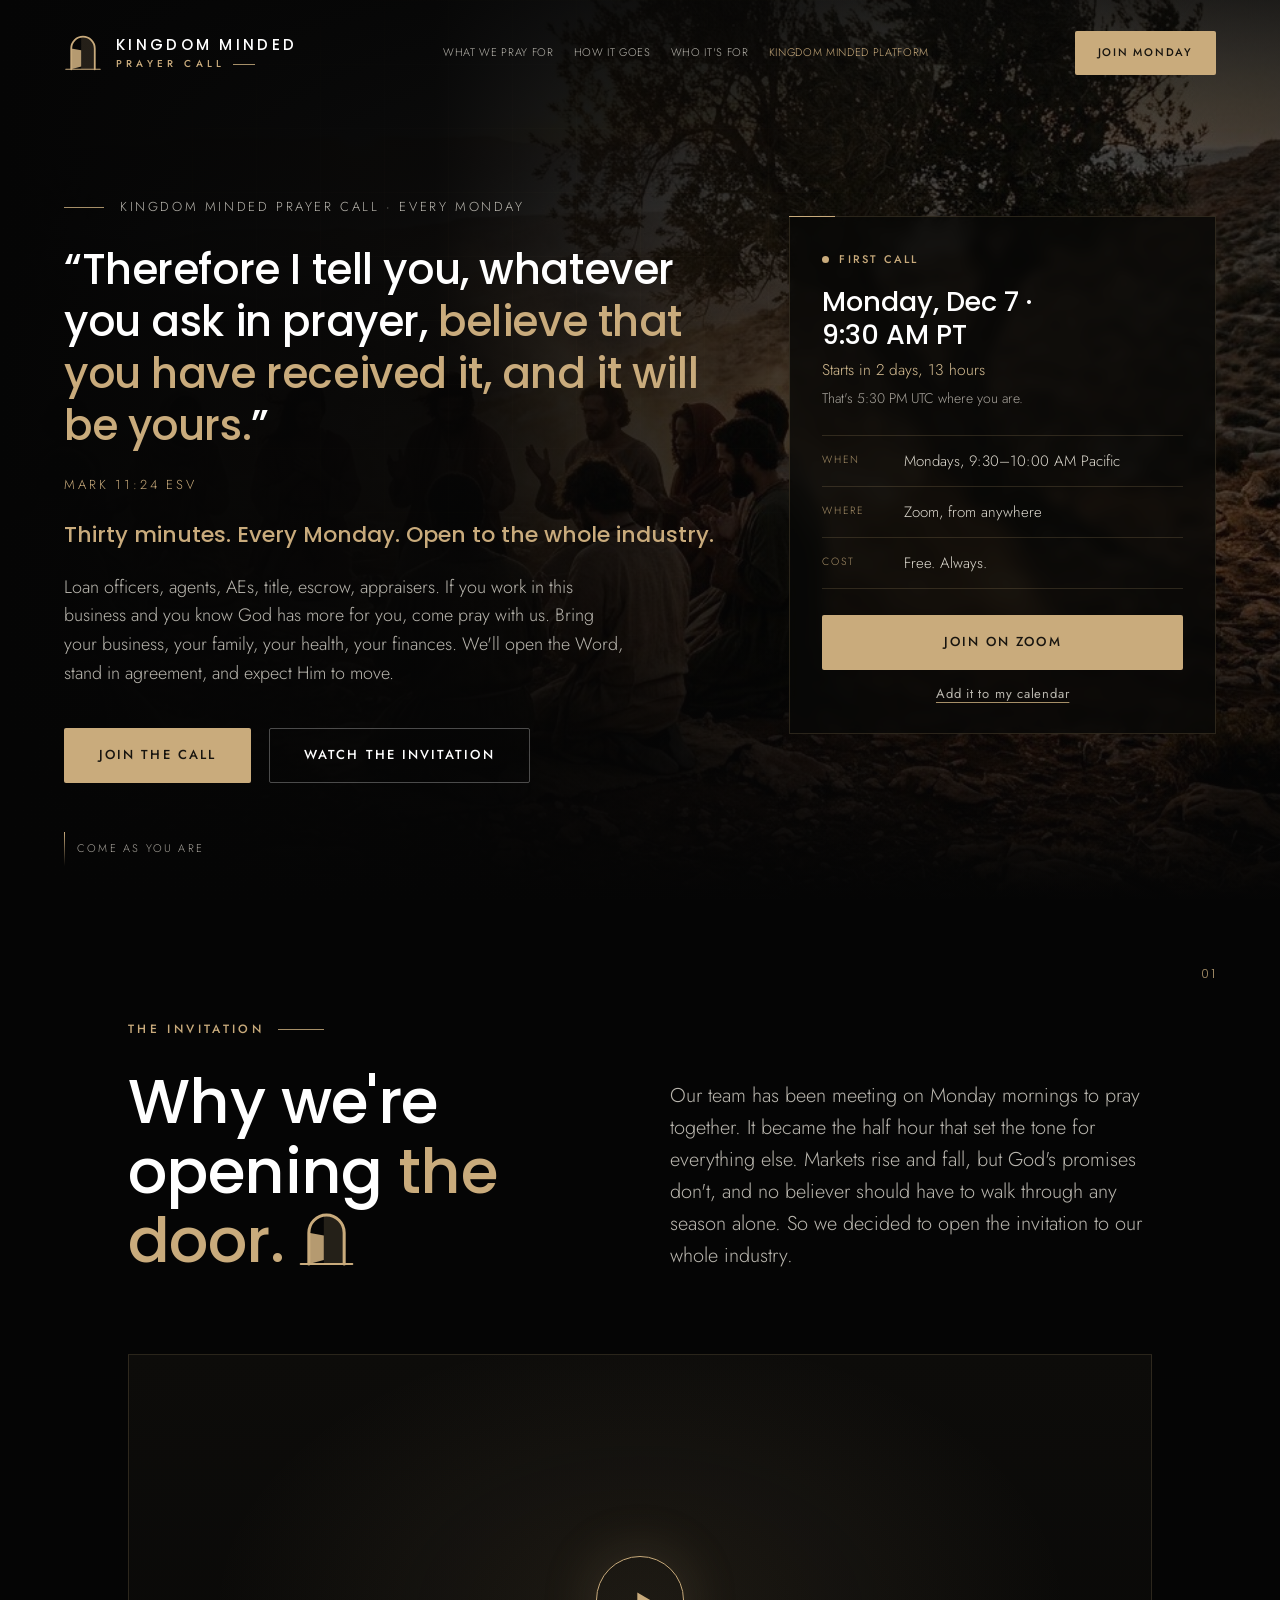
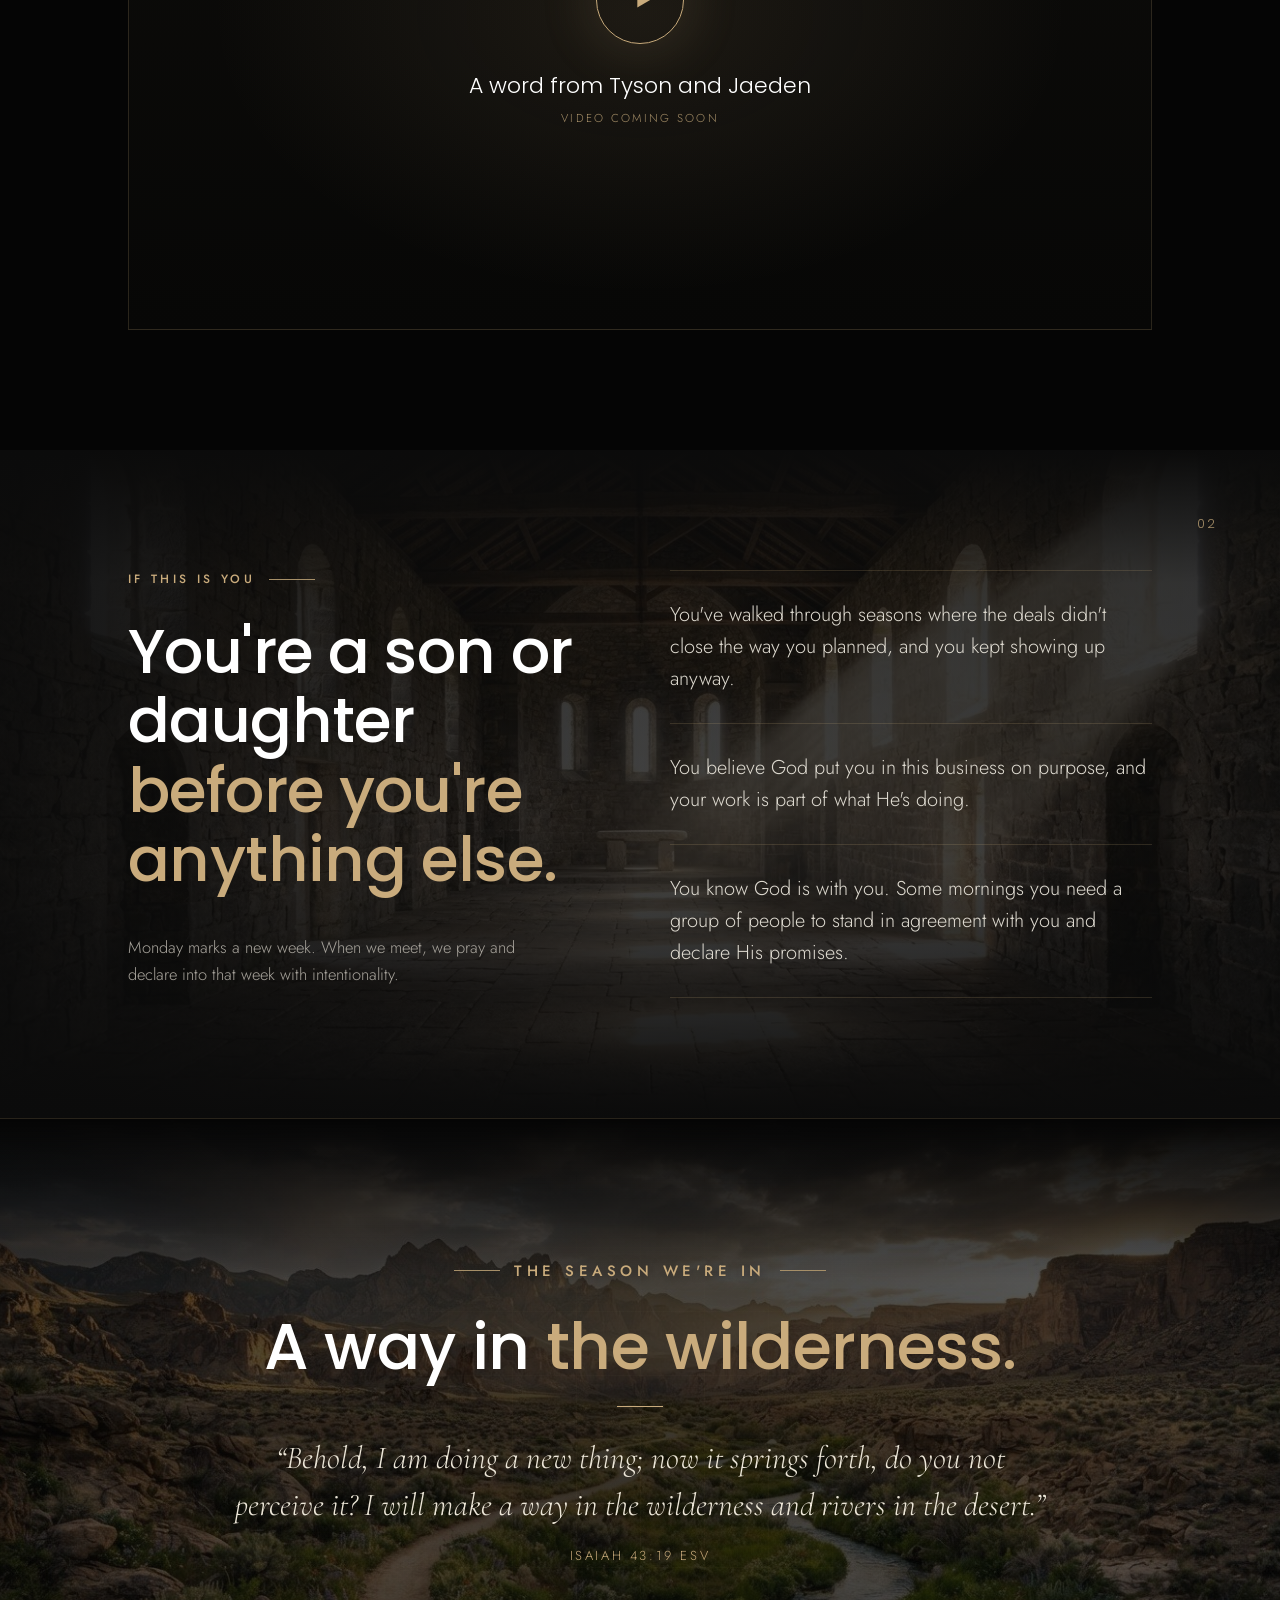
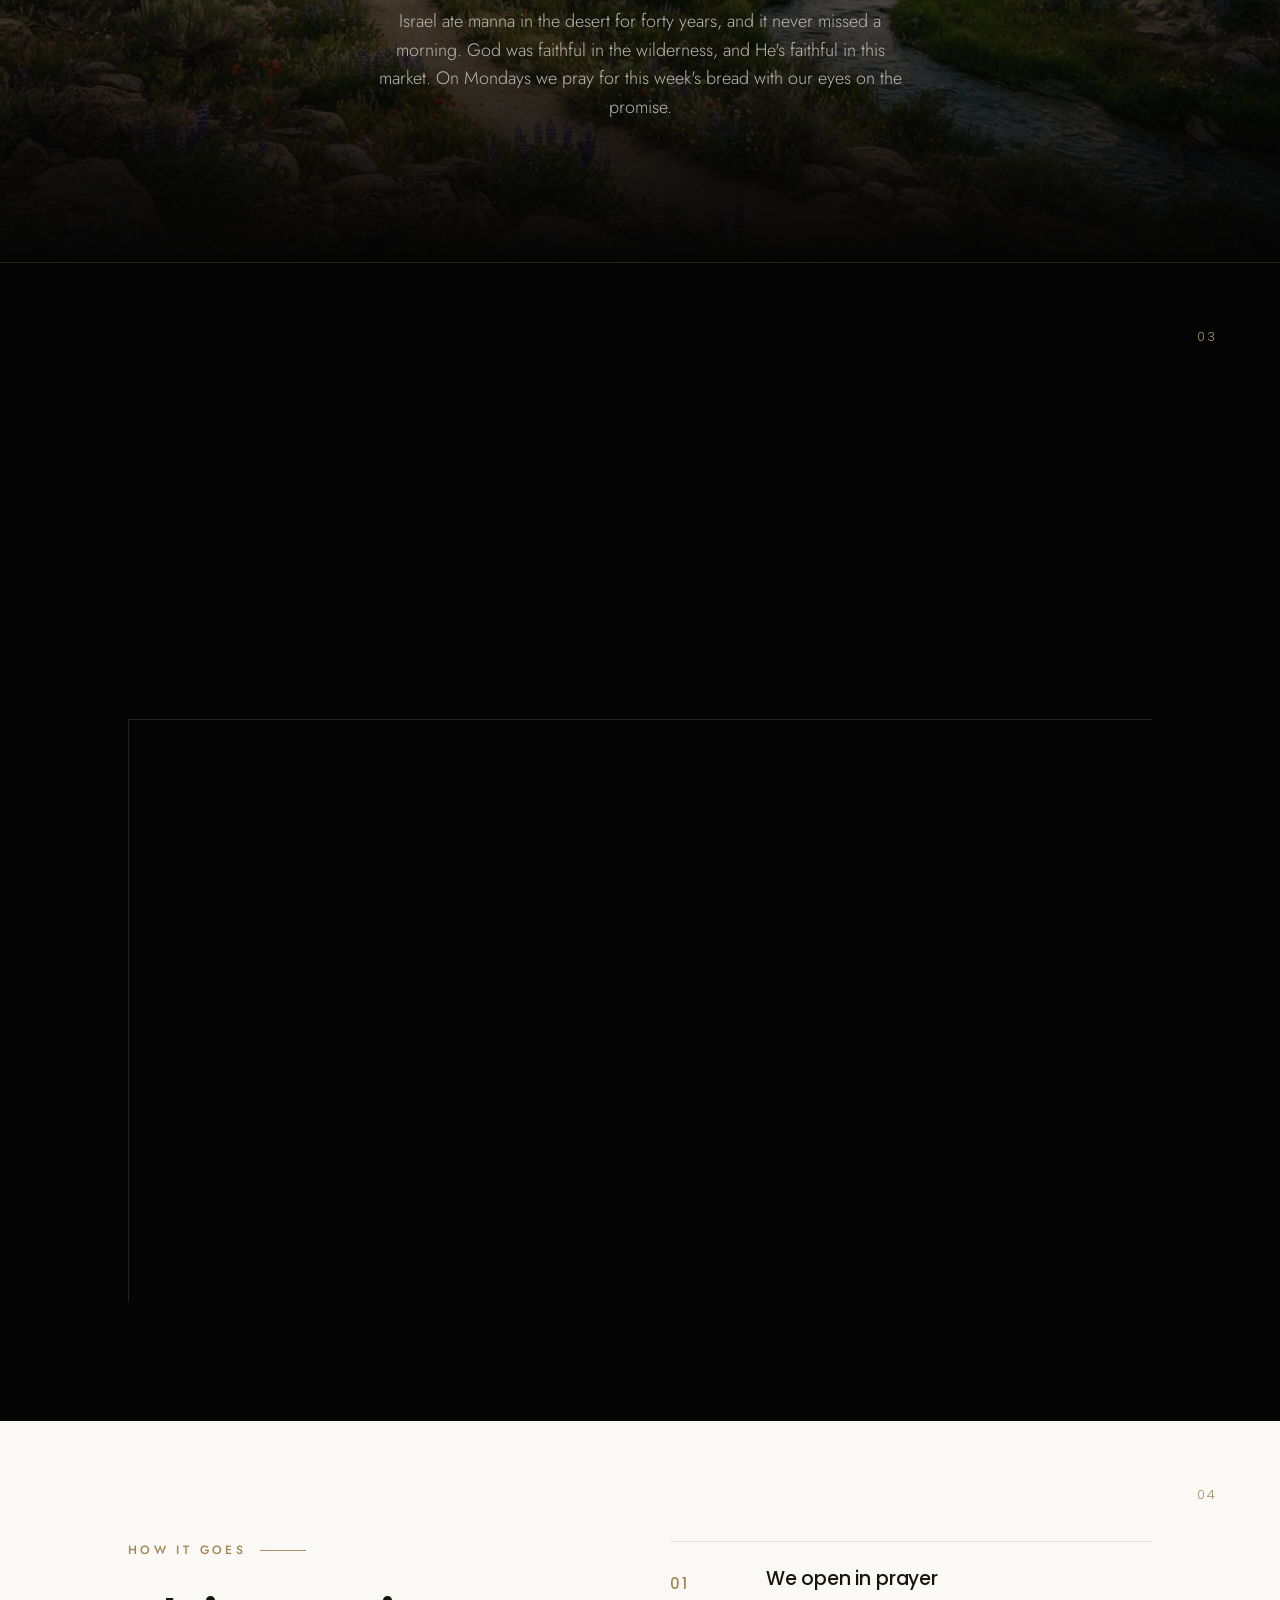
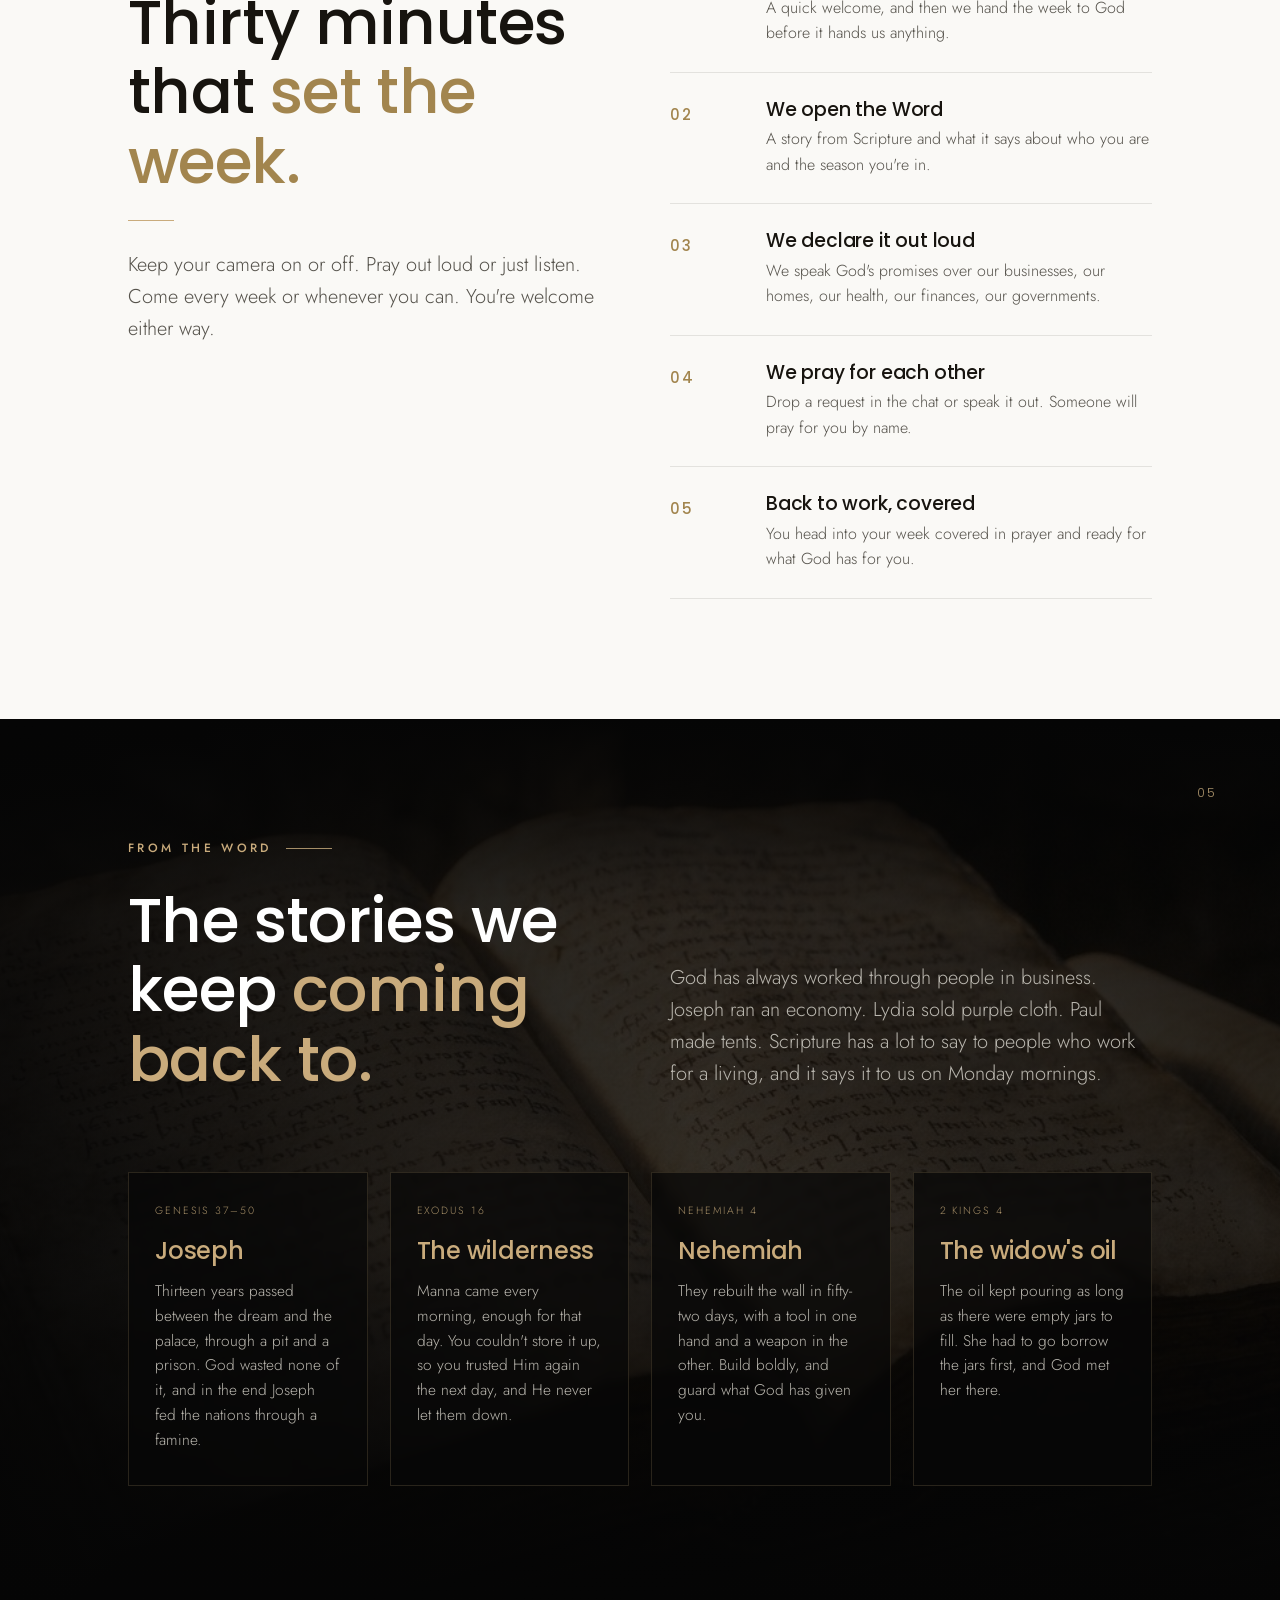
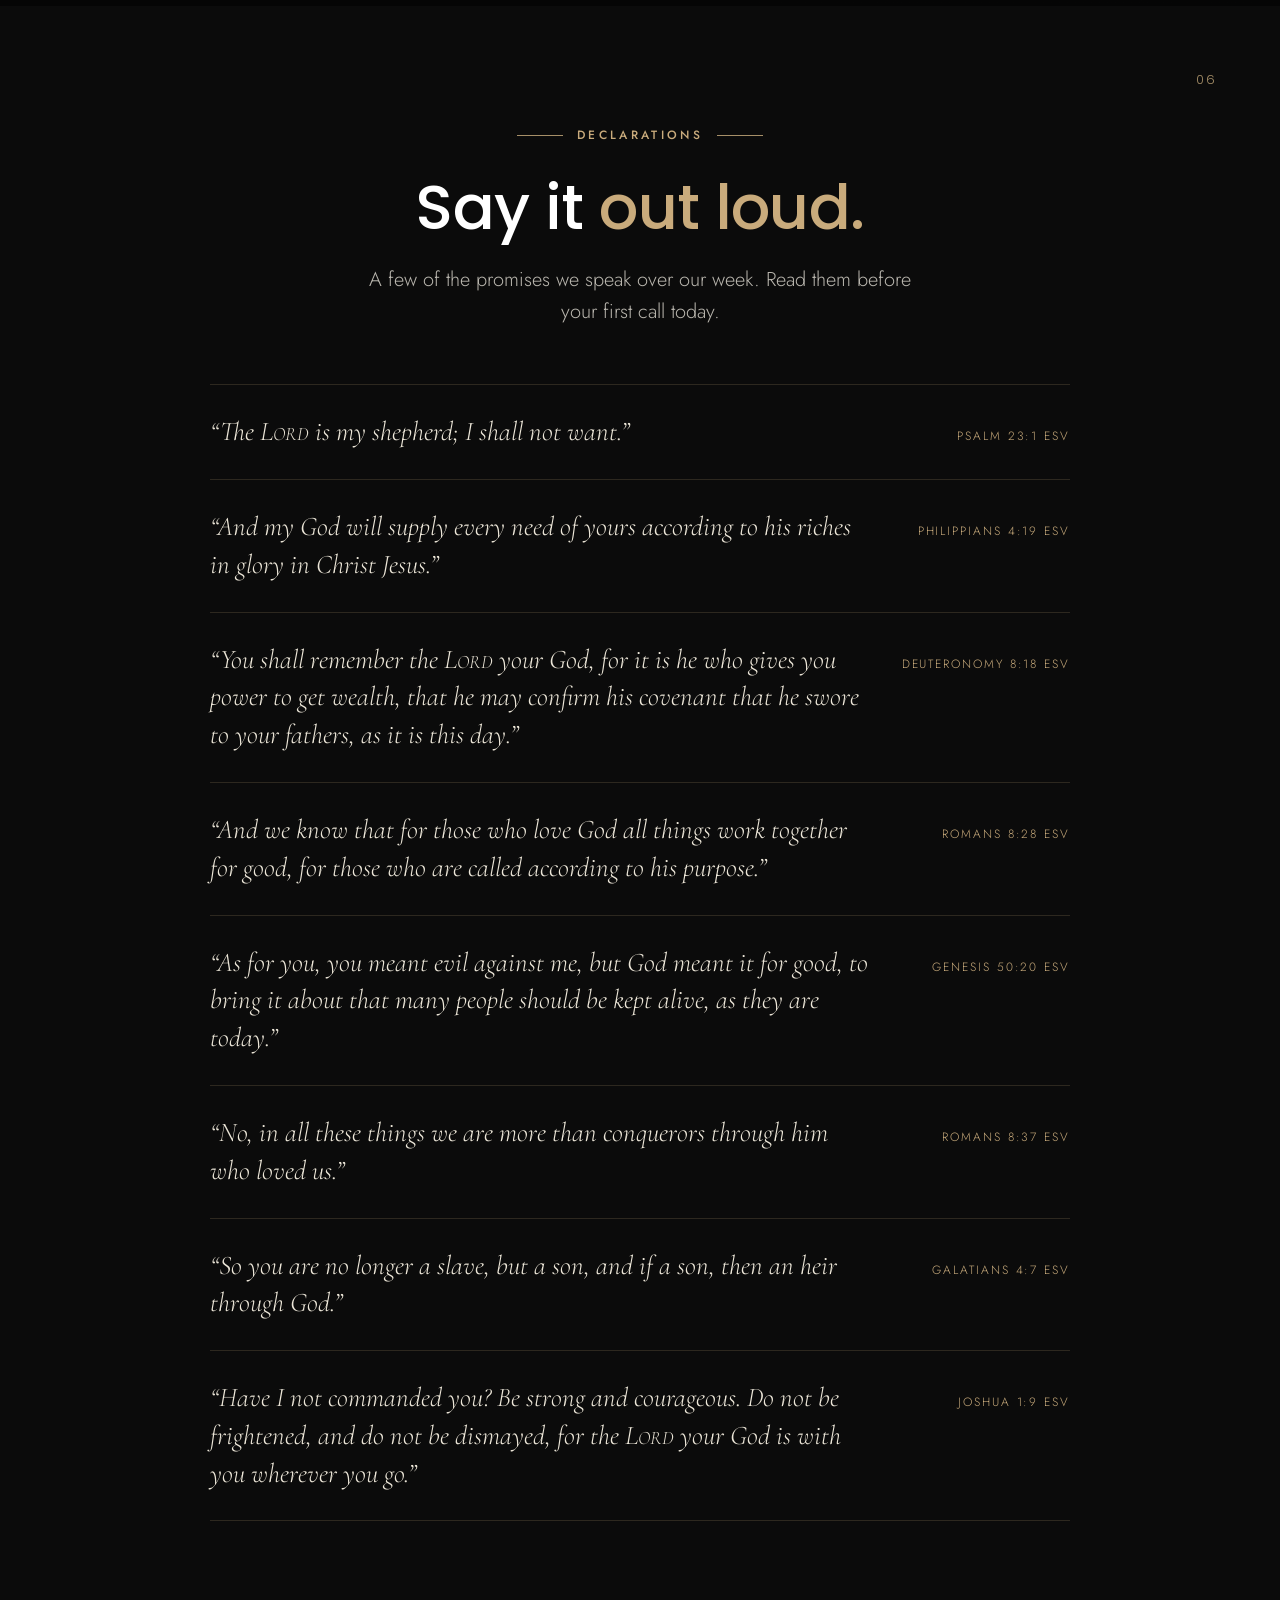
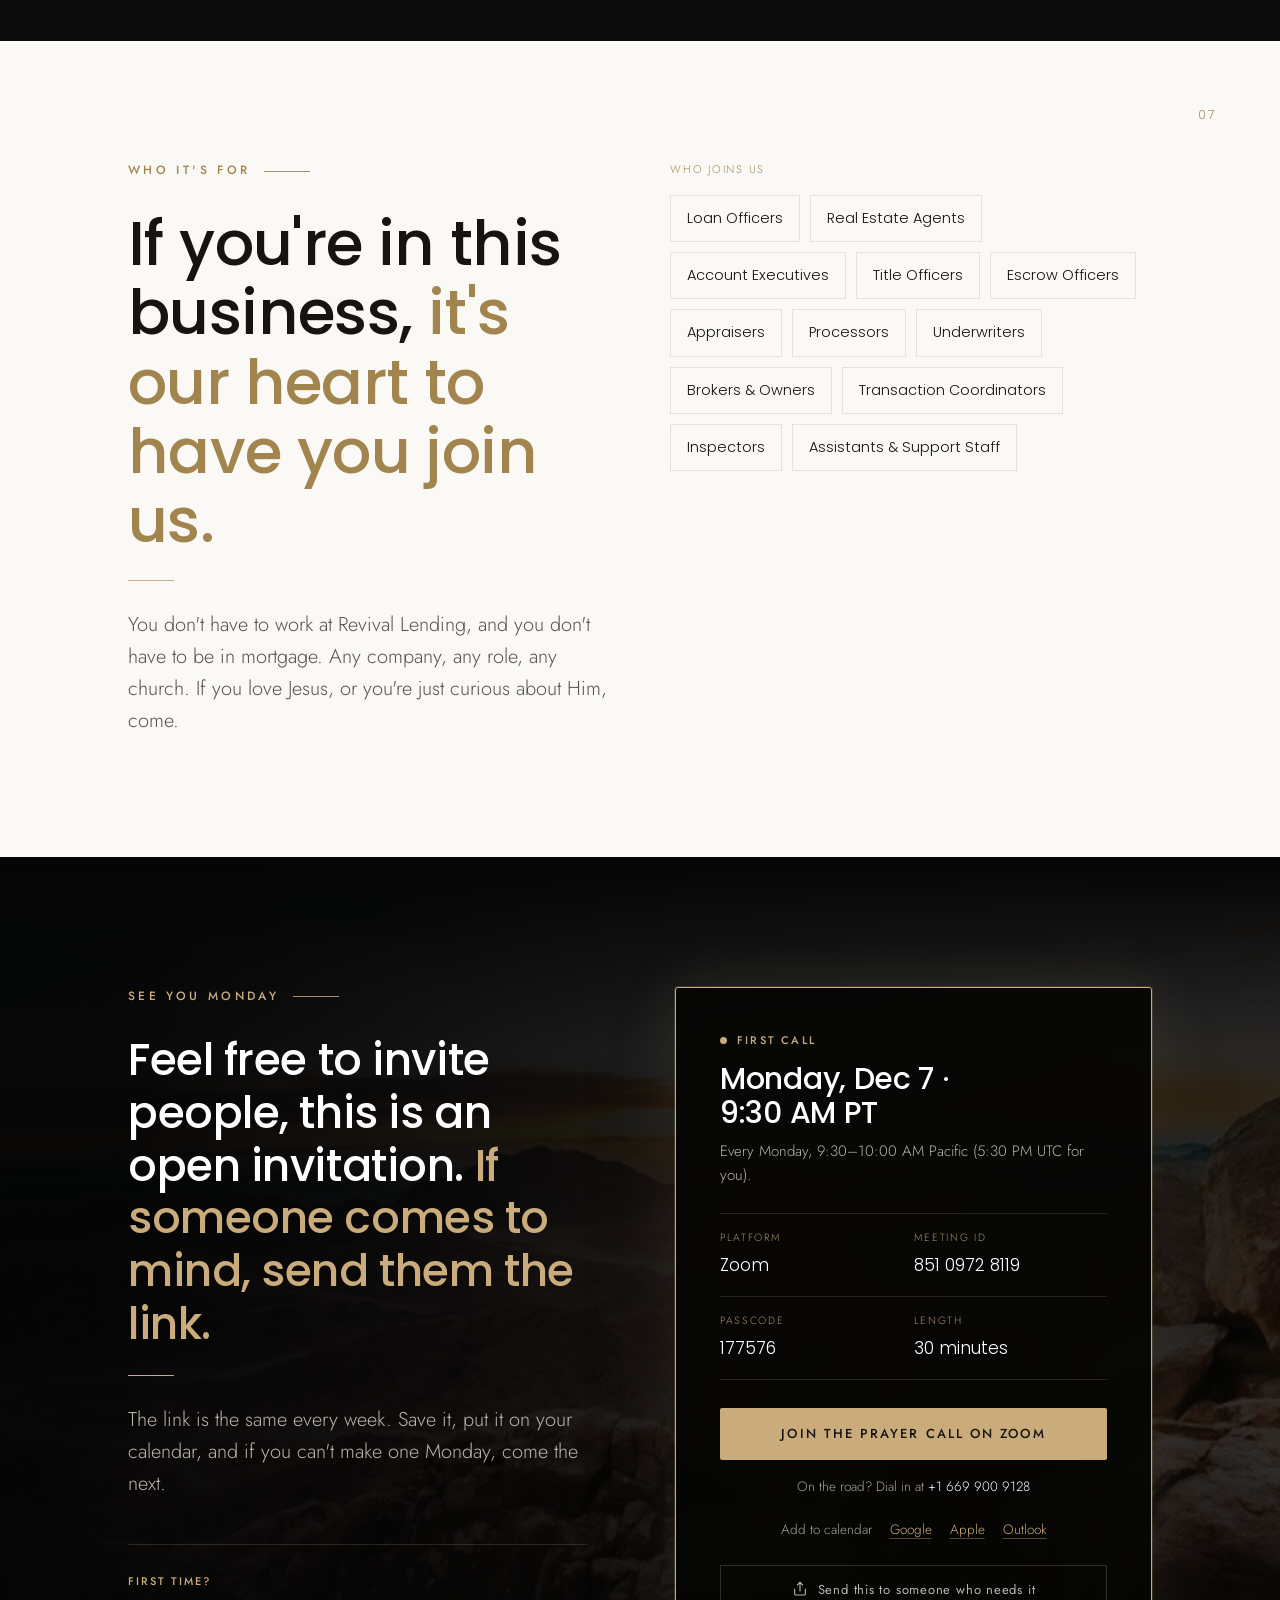
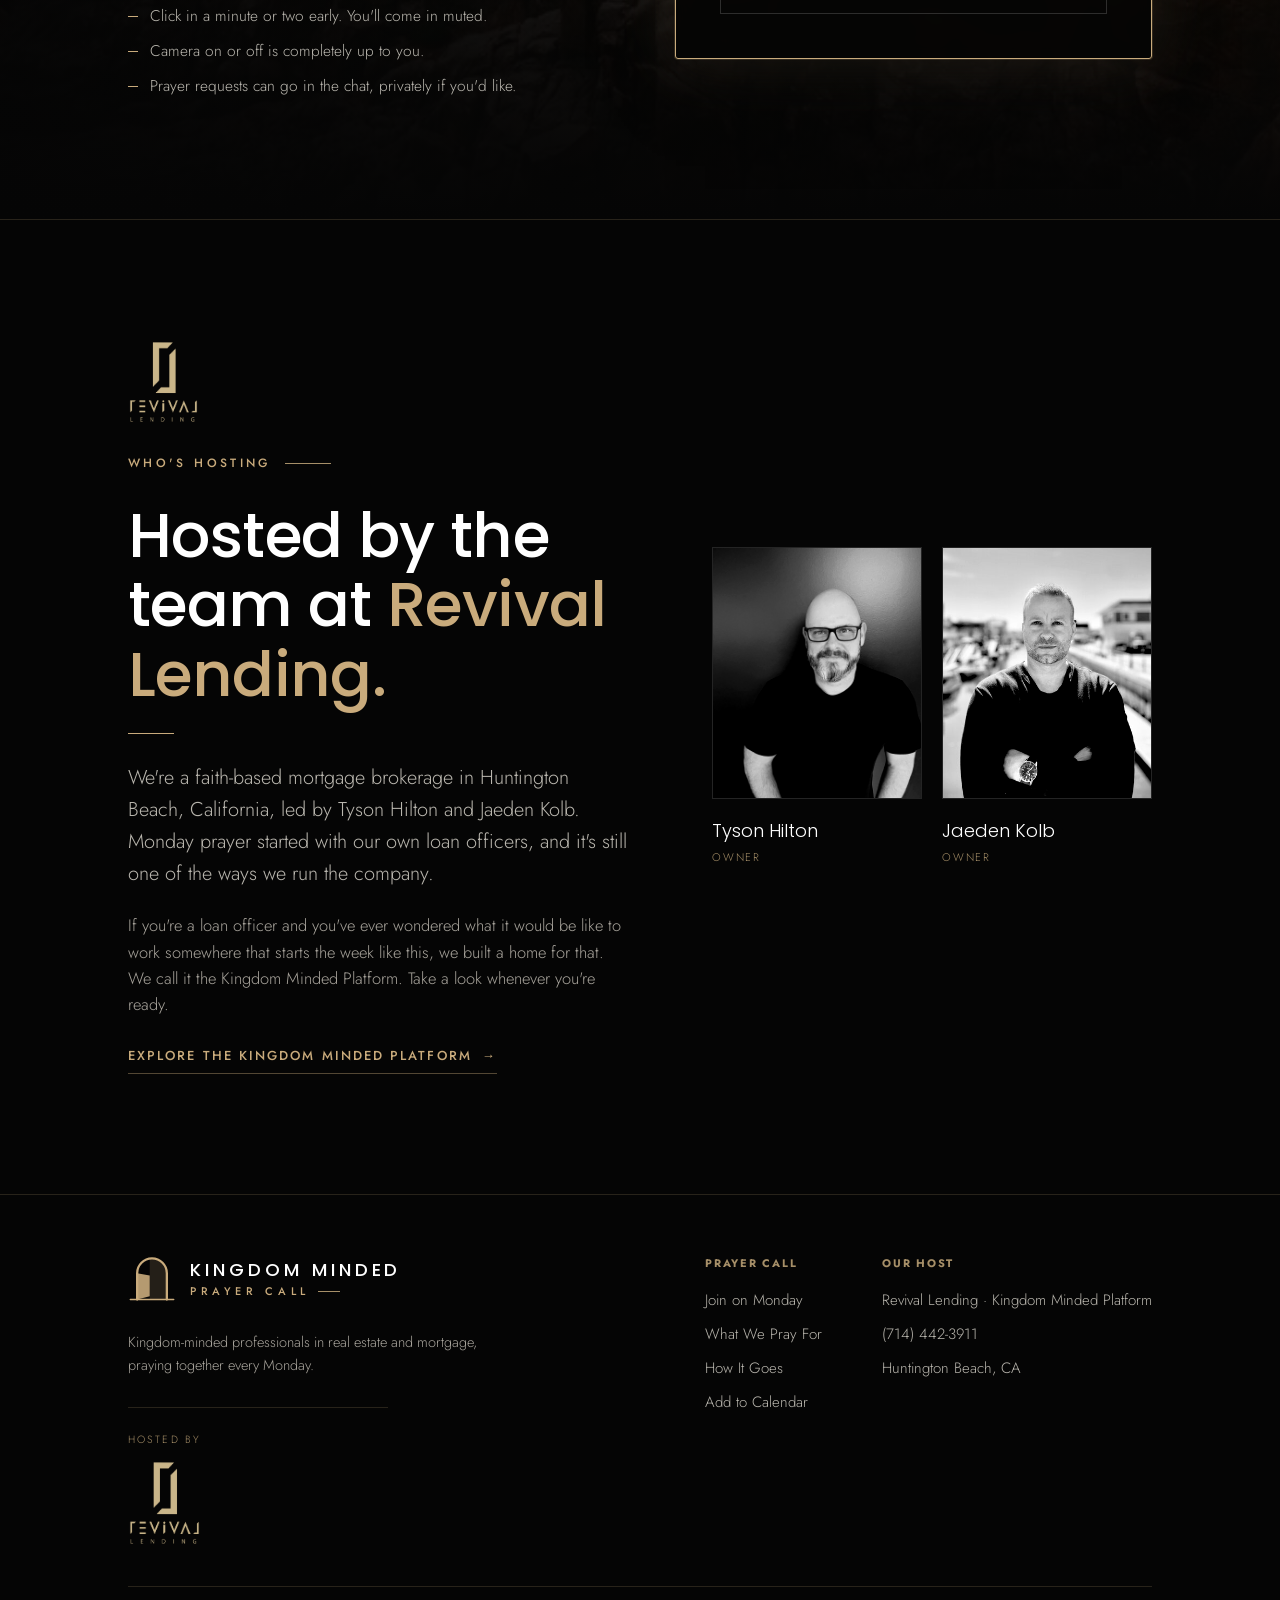
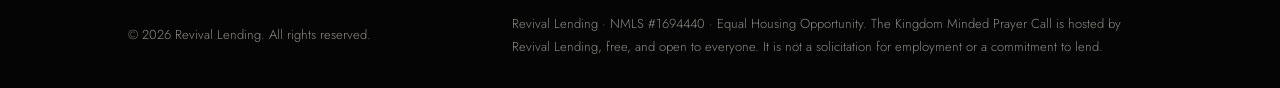
<file: prayer/index.html>
<!DOCTYPE html>
<html lang="en">
<head>
<meta charset="UTF-8">
<meta name="viewport" content="width=device-width, initial-scale=1.0">
<title>Kingdom Minded Prayer Call | Every Monday</title>
<meta name="description" content="A free 30-minute prayer call for anyone in real estate and mortgage. Mondays at 9:30 AM Pacific on Zoom.">

<link rel="icon" type="image/png" href="../assets/img/km-favicon-32.png">
<link rel="apple-touch-icon" href="../assets/img/km-apple-touch-icon.png">
<link rel="stylesheet" href="../assets/css/style.css">
<link rel="stylesheet" href="../assets/css/prayer.css">
<link rel="canonical" href="https://kingdommindedrl.netlify.app/prayer/">
<!-- Always open at the top: drop any #section left in a shared or refreshed link,
     and don't let the browser restore an old scroll position. -->
<script>
(function () {
  if ('scrollRestoration' in history) history.scrollRestoration = 'manual';
  if (location.hash) history.replaceState(null, '', location.pathname + location.search);
})();
</script>

<meta property="og:title" content="Kingdom Minded Prayer Call">
<meta property="og:description" content="30 minutes of prayer and Scripture for people in real estate and mortgage. Mondays, 9:30 AM Pacific, on Zoom. Come as you are.">
<meta property="og:type" content="website">
<meta property="og:url" content="https://kingdommindedrl.netlify.app/prayer/">
<meta property="og:image" content="https://kingdommindedrl.netlify.app/assets/img/og-prayer.jpg">
<meta property="og:image:width" content="1200">
<meta property="og:image:height" content="630">
<meta property="og:site_name" content="Kingdom Minded Prayer Call">
<meta name="twitter:card" content="summary_large_image">
<meta name="twitter:title" content="Kingdom Minded Prayer Call">
<meta name="twitter:description" content="30 minutes of prayer and Scripture for people in real estate and mortgage. Mondays, 9:30 AM Pacific, on Zoom. Come as you are.">
<meta name="twitter:image" content="https://kingdommindedrl.netlify.app/assets/img/og-prayer.jpg">
</head>
<body class="prayer-page">

<!-- ============================ NAV ============================ -->
<nav class="nav" id="nav">
  <a href="#top" class="nav-logo km-nav-logo" aria-label="Kingdom Minded Prayer Call">
    <span class="km-mark"><svg class="km-icon" viewBox="8 12 84 84" aria-hidden="true"><path d="M46 90V18.3A26 26 0 0 1 76 44V90Z" fill="currentColor" opacity=".16"></path><path d="M24 90V44A26 26 0 0 1 76 44V90" fill="none" stroke="currentColor" stroke-width="4" stroke-linecap="round" stroke-linejoin="round"></path><path d="M24 90L46 84V48L24 44Z" fill="currentColor" opacity=".9"></path><path d="M12 90H88" fill="none" stroke="currentColor" stroke-width="2.5" stroke-linecap="round"></path></svg><span class="km-words"><span class="km-name">Kingdom Minded</span><span class="km-sub">Prayer Call</span></span></span>
  </a>
  <div class="nav-links">
    <a href="#invitation">The Invitation</a>
    <a href="#pray">What We Pray For</a>
    <a href="#rhythm">How It Goes</a>
    <a href="#who">Who It's For</a>
    <a href="../" class="nav-platform">Kingdom Minded Platform</a>
  </div>
  <div class="nav-right">
    <a href="#join" class="btn btn-gold btn-sm">Join Monday</a>
  </div>
  <button class="nav-toggle" id="navToggle" aria-label="Menu">
    <span></span><span></span><span></span>
  </button>
</nav>

<div class="mobile-panel" id="mobilePanel">
  <a href="#invitation">The Invitation</a>
  <a href="#pray">What We Pray For</a>
  <a href="#rhythm">How It Goes</a>
  <a href="#who">Who It's For</a>
  <a href="../">Kingdom Minded Platform</a>
  <a href="#join" class="btn btn-gold">Join Monday</a>
</div>

<!-- ============================ HERO ============================ -->
<header class="hero prayer-hero" id="top">
  <div class="prayer-hero-grid">
    <div class="hero-inner">
      <div class="hero-sub">Kingdom Minded Prayer Call &middot; Every Monday</div>
      <h1 class="verse-title">&ldquo;Therefore I tell you, whatever you ask in prayer, <span class="gold">believe that you have received it, and it will be yours.</span>&rdquo;</h1>
      <cite class="verse-title-cite">Mark 11:24 ESV</cite>
      <div class="hero-subtitle">Thirty minutes. Every Monday. Open to the whole industry.</div>
      <p class="hero-hook">Loan officers, agents, AEs, title, escrow, appraisers. If you work in this business and you know God has more for you, come pray with us. Bring your business, your family, your health, your finances. We'll open the Word, stand in agreement, and expect Him to move.</p>
      <div class="hero-ctas">
        <a href="#join" class="btn btn-gold">Join the Call</a>
        <a href="#invitation" class="btn btn-outline">Watch the Invitation</a>
      </div>
    </div>

    <aside class="next-call reveal" aria-label="Next prayer call">
      <div class="next-call-label"><span class="live-dot" aria-hidden="true"></span><span data-next-status>Next Call</span></div>
      <div class="next-call-date" data-next-date>Monday &middot; 9:30 AM PT</div>
      <div class="next-call-countdown" data-next-countdown>Every Monday morning</div>
      <div class="next-call-local" data-next-local></div>
      <ul class="next-call-facts">
        <li><span>When</span>Mondays, 9:30&ndash;10:00 AM Pacific</li>
        <li><span>Where</span>Zoom, from anywhere</li>
        <li><span>Cost</span>Free. Always.</li>
      </ul>
      <a href="#join" class="btn btn-gold next-call-btn" data-zoom-link target="_blank" rel="noopener">Join on Zoom</a>
      <div class="cal-pop">
        <button type="button" class="next-call-cal" data-cal-toggle aria-expanded="false" aria-controls="calMenu">Add it to my calendar</button>
        <div class="cal-menu" id="calMenu" hidden>
          <a href="#calendar" data-cal-google target="_blank" rel="noopener">Google Calendar</a>
          <a href="../assets/kingdom-minded-prayer-call.ics" data-cal-ics>Apple Calendar <span>iPhone, iPad, Mac</span></a>
          <a href="../assets/kingdom-minded-prayer-call.ics" data-cal-ics>Outlook <span>desktop app</span></a>
        </div>
      </div>
      <p class="cal-tip" data-inapp-tip hidden>Viewing this inside Instagram or Facebook? Tap the &#8943; menu and choose <strong>Open in browser</strong> first. Those apps block adding to your calendar.</p>
    </aside>
  </div>
  <div class="hero-scroll"><span class="line"></span> Come As You Are</div>
</header>

<!-- ============================ THE INVITATION (VIDEO) ============================ -->
<section class="section bg-black" id="invitation">
  <div class="section-num">01</div>
  <div class="container">
    <div class="invite-head reveal">
      <div>
        <div class="eyebrow">The Invitation</div>
        <h2 class="section-title">Why we're opening <span class="accent">the <span class="nowrap">door.<svg class="title-door" viewBox="8 12 84 84" aria-hidden="true"><path d="M46 90V18.3A26 26 0 0 1 76 44V90Z" fill="currentColor" opacity=".16"></path><path d="M24 90V44A26 26 0 0 1 76 44V90" fill="none" stroke="currentColor" stroke-width="4.5" stroke-linecap="round" stroke-linejoin="round"></path><path d="M24 90L46 84V48L24 44Z" fill="currentColor" opacity=".9"></path><path d="M12 90H88" fill="none" stroke="currentColor" stroke-width="3" stroke-linecap="round"></path></svg></span></span></h2>
      </div>
      <p class="lede">Our team has been meeting on Monday mornings to pray together. It became the half hour that set the tone for everything else. Markets rise and fall, but God's promises don't, and no believer should have to walk through any season alone. So we decided to open the invitation to our whole industry.</p>
    </div>

    <!--
      VIDEO: paste your link into PRAYER_CONFIG.videoUrl at the top of
      assets/js/prayer.js (YouTube, Vimeo, Loom, or a direct .mp4). The
      placeholder below is swapped out for the real player automatically.
    -->
    <div class="video-frame reveal" id="videoFrame">
      <div class="video-placeholder">
        <div class="video-play" aria-hidden="true">
          <svg viewBox="0 0 24 24"><path d="M8 5.5v13l11-6.5z"></path></svg>
        </div>
        <p class="video-placeholder-title">A word from Tyson and Jaeden</p>
        <p class="video-placeholder-sub">Video coming soon</p>
      </div>
    </div>
  </div>
</section>

<!-- ============================ IF THIS IS YOU ============================ -->
<section class="section bg-panel" id="if-this-is-you">
  <div class="section-num">02</div>
  <div class="container split">
    <div class="reveal">
      <div class="eyebrow">If This Is You</div>
      <h2 class="section-title">You're a son or daughter <span class="accent">before you're anything else.</span></h2>
      <div class="closer-line">Monday marks a new week. When we meet, we pray and declare into that week with intentionality.</div>
    </div>
    <div class="qa-list reveal">
      <p class="qa-item">You've walked through seasons where the deals didn't close the way you planned, and you kept showing up anyway.</p>
      <p class="qa-item">You believe God put you in this business on purpose, and your work is part of what He's doing.</p>
      <p class="qa-item">You know God is with you. Some mornings you need a group of people to stand in agreement with you and declare His promises.</p>
    </div>
  </div>
</section>

<!-- ============================ WILDERNESS VERSE ============================ -->
<section class="verse-feature reveal">
  <div class="verse-feature-inner">
    <div class="eyebrow eyebrow-lg verse-eyebrow">The Season We're In</div>
    <h2>A way in <span class="accent">the wilderness.</span></h2>
    <div class="section-rule centered"></div>
    <p class="verse-feature-quote">&ldquo;Behold, I am doing a new thing; now it springs forth, do you not perceive it? I will make a way in the wilderness and rivers in the desert.&rdquo;</p>
    <cite>Isaiah 43:19 ESV</cite>
    <p class="verse-feature-body">Israel ate manna in the desert for forty years, and it never missed a morning. God was faithful in the wilderness, and He's faithful in this market. On Mondays we pray for this week's bread with our eyes on the promise.</p>
  </div>
</section>

<!-- ============================ WHAT WE PRAY FOR ============================ -->
<section class="section bg-black" id="pray">
  <div class="section-num">03</div>
  <div class="container">
    <div class="reveal">
      <div class="eyebrow">What We Pray For</div>
      <h2 class="section-title">Bring all of it. <span class="accent">He can carry it.</span></h2>
      <p class="lede">No request is too big, and none of them are too small. These are the things people bring to the call most weeks.</p>
    </div>

    <div class="pray-grid reveal-stagger">
      <div class="pray-item reveal">
        <div class="pillar-icon"><svg viewBox="0 0 24 24" fill="none" stroke-width="1.4" stroke-linecap="round" stroke-linejoin="round"><rect x="2.5" y="7" width="19" height="13" rx="1.5"></rect><path d="M16 20V5.5A1.5 1.5 0 0014.5 4h-5A1.5 1.5 0 008 5.5V20"></path></svg></div>
        <h4>Your business</h4>
        <p>Your pipeline, your partners, the files stuck in underwriting, and favor with the people you serve.</p>
      </div>
      <div class="pray-item reveal">
        <div class="pillar-icon"><svg viewBox="0 0 24 24" fill="none" stroke-width="1.4" stroke-linecap="round" stroke-linejoin="round"><path d="M22 6l-8.5 8.5-5-5L2 16"></path><path d="M16 6h6v6"></path></svg></div>
        <h4>The market</h4>
        <p>We pray for a shift in rates and inventory, and we trust the One who holds both.</p>
      </div>
      <div class="pray-item reveal">
        <div class="pillar-icon"><svg viewBox="0 0 24 24" fill="none" stroke-width="1.4" stroke-linecap="round" stroke-linejoin="round"><path d="M12 2v20"></path><path d="M17 5.5H9.5a3.5 3.5 0 000 7h5a3.5 3.5 0 010 7H6"></path></svg></div>
        <h4>Provision</h4>
        <p>Provision for this month, wisdom with what you have, increase for what's ahead, and freedom from what you owe.</p>
      </div>
      <div class="pray-item reveal">
        <div class="pillar-icon"><svg viewBox="0 0 24 24" fill="none" stroke-width="1.4" stroke-linecap="round" stroke-linejoin="round"><path d="M3 10l9-7 9 7v10a1.5 1.5 0 01-1.5 1.5h-15A1.5 1.5 0 013 20z"></path><path d="M9.5 21.5v-7h5v7"></path></svg></div>
        <h4>Your household</h4>
        <p>Your marriage, your kids, your parents. The people you're building all of this for.</p>
      </div>
      <div class="pray-item reveal">
        <div class="pillar-icon"><svg viewBox="0 0 24 24" fill="none" stroke-width="1.4" stroke-linecap="round" stroke-linejoin="round"><circle cx="12" cy="12" r="4"></circle><path d="M12 2v2M12 20v2M4.9 4.9l1.4 1.4M17.7 17.7l1.4 1.4M2 12h2M20 12h2M4.9 19.1l1.4-1.4M17.7 6.3l1.4-1.4"></path></svg></div>
        <h4>Your mind</h4>
        <p>Peace over anxiety, rest instead of the 2 AM math, and a mind set on what God says instead of what the headlines say.</p>
      </div>
      <div class="pray-item reveal">
        <div class="pillar-icon"><svg viewBox="0 0 24 24" fill="none" stroke-width="1.4" stroke-linecap="round" stroke-linejoin="round"><path d="M22 12h-4l-3 9L9 3l-3 9H2"></path></svg></div>
        <h4>Your body</h4>
        <p>Healing, strength, and energy for the work in front of you. Health for you and the people you love.</p>
      </div>
      <div class="pray-item reveal">
        <div class="pillar-icon"><svg viewBox="0 0 24 24" fill="none" stroke-width="1.4" stroke-linecap="round" stroke-linejoin="round"><path d="M12 2.5c.6 3.4 4.8 5.6 4.8 10.6a4.8 4.8 0 01-9.6 0c0-2.6 1.4-4 2-6 .9 1 1.6 2.1 1.8 3.6 1.2-2.4 1.6-5 1-8.2z"></path></svg></div>
        <h4>Your spirit</h4>
        <p>A fresh hunger for God and His Word, and bold faith for whatever this week brings.</p>
      </div>
      <div class="pray-item reveal">
        <div class="pillar-icon"><svg viewBox="0 0 24 24" fill="none" stroke-width="1.4" stroke-linecap="round" stroke-linejoin="round"><circle cx="9" cy="7" r="3.5"></circle><path d="M2 21v-1.5A4.5 4.5 0 016.5 15h5a4.5 4.5 0 014.5 4.5V21"></path><path d="M16 3.3a3.5 3.5 0 010 7.4M22 21v-1.5a4.5 4.5 0 00-3.4-4.3"></path></svg></div>
        <h4>Each other</h4>
        <p>The families we serve, the competitors down the street, and the industry we all share.</p>
      </div>
    </div>
  </div>
</section>

<!-- ============================ HOW THE 30 MINUTES GO ============================ -->
<section class="section bg-white" id="rhythm">
  <div class="section-num">04</div>
  <div class="container split rhythm-split">
    <div class="reveal">
      <div class="eyebrow on-white">How It Goes</div>
      <h2 class="section-title">Thirty minutes that <span style="color:#a2854e;">set the week.</span></h2>
      <div class="section-rule"></div>
      <p class="lede on-white">Keep your camera on or off. Pray out loud or just listen. Come every week or whenever you can. You're welcome either way.</p>
    </div>

    <ol class="rhythm-list reveal">
      <li class="rhythm-step">
        <span class="rhythm-time">01</span>
        <div>
          <h4>We open in prayer</h4>
          <p>A quick welcome, and then we hand the week to God before it hands us anything.</p>
        </div>
      </li>
      <li class="rhythm-step">
        <span class="rhythm-time">02</span>
        <div>
          <h4>We open the Word</h4>
          <p>A story from Scripture and what it says about who you are and the season you're in.</p>
        </div>
      </li>
      <li class="rhythm-step">
        <span class="rhythm-time">03</span>
        <div>
          <h4>We declare it out loud</h4>
          <p>We speak God's promises over our businesses, our homes, our health, our finances, our governments.</p>
        </div>
      </li>
      <li class="rhythm-step">
        <span class="rhythm-time">04</span>
        <div>
          <h4>We pray for each other</h4>
          <p>Drop a request in the chat or speak it out. Someone will pray for you by name.</p>
        </div>
      </li>
      <li class="rhythm-step">
        <span class="rhythm-time">05</span>
        <div>
          <h4>Back to work, covered</h4>
          <p>You head into your week covered in prayer and ready for what God has for you.</p>
        </div>
      </li>
    </ol>
  </div>
</section>

<!-- ============================ STORIES ============================ -->
<section class="section bg-black" id="stories">
  <div class="section-num">05</div>
  <div class="container">
    <div class="reveal stories-head">
      <div>
        <div class="eyebrow">From the Word</div>
        <h2 class="section-title">The stories we keep <span class="accent">coming back to.</span></h2>
      </div>
      <p class="lede">God has always worked through people in business. Joseph ran an economy. Lydia sold purple cloth. Paul made tents. Scripture has a lot to say to people who work for a living, and it says it to us on Monday mornings.</p>
    </div>

    <div class="stories-grid reveal-stagger">
      <article class="story-card reveal">
        <span class="story-ref">Genesis 37&ndash;50</span>
        <h4>Joseph</h4>
        <p>Thirteen years passed between the dream and the palace, through a pit and a prison. God wasted none of it, and in the end Joseph fed the nations through a famine.</p>
      </article>
      <article class="story-card reveal">
        <span class="story-ref">Exodus 16</span>
        <h4>The wilderness</h4>
        <p>Manna came every morning, enough for that day. You couldn't store it up, so you trusted Him again the next day, and He never let them down.</p>
      </article>
      <article class="story-card reveal">
        <span class="story-ref">Nehemiah 4</span>
        <h4>Nehemiah</h4>
        <p>They rebuilt the wall in fifty-two days, with a tool in one hand and a weapon in the other. Build boldly, and guard what God has given you.</p>
      </article>
      <article class="story-card reveal">
        <span class="story-ref">2 Kings 4</span>
        <h4>The widow's oil</h4>
        <p>The oil kept pouring as long as there were empty jars to fill. She had to go borrow the jars first, and God met her there.</p>
      </article>
    </div>
  </div>
</section>

<!-- ============================ DECLARATIONS ============================ -->
<section class="section bg-panel declare-section">
  <div class="section-num">06</div>
  <div class="container">
    <div class="declare-head reveal">
      <div class="eyebrow">Declarations</div>
      <h2 class="section-title">Say it <span class="accent">out loud.</span></h2>
      <p class="lede">A few of the promises we speak over our week. Read them before your first call today.</p>
    </div>

    <div class="declare-list reveal-stagger">
      <blockquote class="declare-item reveal">
        <p>&ldquo;The <span class="sc">Lord</span> is my shepherd; I shall not want.&rdquo;</p>
        <cite>Psalm 23:1 ESV</cite>
      </blockquote>
      <blockquote class="declare-item reveal">
        <p>&ldquo;And my God will supply every need of yours according to his riches in glory in Christ Jesus.&rdquo;</p>
        <cite>Philippians 4:19 ESV</cite>
      </blockquote>
      <blockquote class="declare-item reveal">
        <p>&ldquo;You shall remember the <span class="sc">Lord</span> your God, for it is he who gives you power to get wealth, that he may confirm his covenant that he swore to your fathers, as it is this day.&rdquo;</p>
        <cite>Deuteronomy 8:18 ESV</cite>
      </blockquote>
      <blockquote class="declare-item reveal">
        <p>&ldquo;And we know that for those who love God all things work together for good, for those who are called according to his purpose.&rdquo;</p>
        <cite>Romans 8:28 ESV</cite>
      </blockquote>
      <blockquote class="declare-item reveal">
        <p>&ldquo;As for you, you meant evil against me, but God meant it for good, to bring it about that many people should be kept alive, as they are today.&rdquo;</p>
        <cite>Genesis 50:20 ESV</cite>
      </blockquote>
      <blockquote class="declare-item reveal">
        <p>&ldquo;No, in all these things we are more than conquerors through him who loved us.&rdquo;</p>
        <cite>Romans 8:37 ESV</cite>
      </blockquote>
      <blockquote class="declare-item reveal">
        <p>&ldquo;So you are no longer a slave, but a son, and if a son, then an heir through God.&rdquo;</p>
        <cite>Galatians 4:7 ESV</cite>
      </blockquote>
      <blockquote class="declare-item reveal">
        <p>&ldquo;Have I not commanded you? Be strong and courageous. Do not be frightened, and do not be dismayed, for the <span class="sc">Lord</span> your God is with you wherever you go.&rdquo;</p>
        <cite>Joshua 1:9 ESV</cite>
      </blockquote>
    </div>
  </div>
</section>

<!-- ============================ WHO IT'S FOR ============================ -->
<section class="section bg-white" id="who">
  <div class="section-num">07</div>
  <div class="container split">
    <div class="reveal">
      <div class="eyebrow on-white">Who It's For</div>
      <h2 class="section-title">If you're in this business, <span style="color:#a2854e;">it's our heart to have you join us.</span></h2>
      <div class="section-rule"></div>
      <p class="lede on-white">You don't have to work at Revival Lending, and you don't have to be in mortgage. Any company, any role, any church. If you love Jesus, or you're just curious about Him, come.</p>
    </div>
    <div class="reveal">
      <div class="lend-label">Who joins us</div>
      <div class="role-chips">
        <span class="role-chip">Loan Officers</span>
        <span class="role-chip">Real Estate Agents</span>
        <span class="role-chip">Account Executives</span>
        <span class="role-chip">Title Officers</span>
        <span class="role-chip">Escrow Officers</span>
        <span class="role-chip">Appraisers</span>
        <span class="role-chip">Processors</span>
        <span class="role-chip">Underwriters</span>
        <span class="role-chip">Brokers &amp; Owners</span>
        <span class="role-chip">Transaction Coordinators</span>
        <span class="role-chip">Inspectors</span>
        <span class="role-chip">Assistants &amp; Support Staff</span>
      </div>
    </div>
  </div>
</section>

<!-- ============================ JOIN ============================ -->
<section class="cta-section join-section" id="join" style="background-image:url('../assets/img/sinai-sunrise.jpg');">
  <div class="container cta-grid">
    <div class="cta-copy reveal">
      <div class="eyebrow">See You Monday</div>
      <h2 class="invite-title">Feel free to invite people, this is an open invitation. <span class="accent">If someone comes to mind, send them the link.</span></h2>
      <div class="section-rule"></div>
      <p class="lede">The link is the same every week. Save it, put it on your calendar, and if you can't make one Monday, come the next.</p>

      <div class="first-time">
        <h5>First time?</h5>
        <ul>
          <li>Click in a minute or two early. You'll come in muted.</li>
          <li>Camera on or off is completely up to you.</li>
          <li>Prayer requests can go in the chat, privately if you'd like.</li>
        </ul>
      </div>
    </div>

    <div class="form-card join-card reveal">
      <div class="join-card-top">
        <span class="live-dot" aria-hidden="true"></span>
        <span data-next-status>Next Call</span>
      </div>
      <h3 data-next-date>Monday &middot; 9:30 AM PT</h3>
      <p class="form-sub" data-next-local-long>Every Monday, 9:30&ndash;10:00 AM Pacific.</p>

      <dl class="zoom-details">
        <div><dt>Platform</dt><dd>Zoom</dd></div>
        <div><dt>Meeting ID</dt><dd data-zoom-id>851 0972 8119</dd></div>
        <div><dt>Passcode</dt><dd data-zoom-pass>177576</dd></div>
        <div><dt>Length</dt><dd>30 minutes</dd></div>
      </dl>

      <a href="#join" class="btn btn-gold form-submit" data-zoom-link target="_blank" rel="noopener">Join the Prayer Call on Zoom</a>

      <p class="dial-in">On the road? Dial in at <a href="tel:+16699009128,,85109728119#,,,,*177576#" data-dial-in>+1 669 900 9128</a></p>

      <div class="cal-row" id="calendar">
        <span class="cal-label">Add to calendar</span>
        <a href="#calendar" class="cal-link" data-cal-google target="_blank" rel="noopener">Google</a>
        <a href="../assets/kingdom-minded-prayer-call.ics" class="cal-link" data-cal-ics>Apple</a>
        <a href="../assets/kingdom-minded-prayer-call.ics" class="cal-link" data-cal-ics>Outlook</a>
      </div>
      <p class="cal-tip" data-inapp-tip hidden>Viewing this inside Instagram or Facebook? Tap the &#8943; menu and choose <strong>Open in browser</strong> first. Those apps block adding to your calendar.</p>

      <button type="button" class="share-btn" data-share>
        <svg viewBox="0 0 24 24" fill="none" stroke-width="1.6" stroke-linecap="round" stroke-linejoin="round"><path d="M4 12v7a2 2 0 002 2h12a2 2 0 002-2v-7"></path><path d="M16 6l-4-4-4 4"></path><path d="M12 2v13"></path></svg>
        <span data-share-label>Send this to someone who needs it</span>
      </button>
    </div>
  </div>
</section>

<!-- ============================ HOSTED BY (subtle bridge to Kingdom Minded) ============================ -->
<section class="section bg-black host-section">
  <div class="container leaders-grid host-grid">
    <div class="reveal">
      <img src="../assets/img/logo-gold.png" alt="Revival Lending" class="host-logo">
      <div class="eyebrow">Who's Hosting</div>
      <h2 class="section-title">Hosted by the team at <span class="accent">Revival Lending.</span></h2>
      <div class="section-rule"></div>
      <p class="lede">We're a faith-based mortgage brokerage in Huntington Beach, California, led by Tyson Hilton and Jaeden Kolb. Monday prayer started with our own loan officers, and it's still one of the ways we run the company.</p>
      <p class="host-bridge">If you're a loan officer and you've ever wondered what it would be like to work somewhere that starts the week like this, we built a home for that. We call it the Kingdom Minded Platform. Take a look whenever you're ready.</p>
      <a href="../" class="text-link">Explore the Kingdom Minded Platform <span aria-hidden="true">&rarr;</span></a>
    </div>
    <div class="leaders-photos reveal">
      <div class="leader-card">
        <img src="../assets/img/tyson-hilton.jpg" alt="Tyson Hilton" class="leader-photo">
        <div class="leader-name">Tyson Hilton</div>
        <div class="leader-title">Owner</div>
      </div>
      <div class="leader-card">
        <img src="../assets/img/jaeden-kolb.jpg" alt="Jaeden Kolb" class="leader-photo">
        <div class="leader-name">Jaeden Kolb</div>
        <div class="leader-title">Owner</div>
      </div>
    </div>
  </div>
</section>

<!-- ============================ FOOTER ============================ -->
<footer class="footer">
  <div class="container">
    <div class="footer-top">
      <div class="footer-brand">
        <span class="km-mark km-mark-lg"><svg class="km-icon" viewBox="8 12 84 84" aria-hidden="true"><path d="M46 90V18.3A26 26 0 0 1 76 44V90Z" fill="currentColor" opacity=".16"></path><path d="M24 90V44A26 26 0 0 1 76 44V90" fill="none" stroke="currentColor" stroke-width="4" stroke-linecap="round" stroke-linejoin="round"></path><path d="M24 90L46 84V48L24 44Z" fill="currentColor" opacity=".9"></path><path d="M12 90H88" fill="none" stroke="currentColor" stroke-width="2.5" stroke-linecap="round"></path></svg><span class="km-words"><span class="km-name">Kingdom Minded</span><span class="km-sub">Prayer Call</span></span></span>
        <p class="footer-tag">Kingdom-minded professionals in real estate and mortgage, praying together every Monday.</p>
        <div class="footer-host">
          <span>Hosted by</span>
          <img src="../assets/img/logo-gold.png" alt="Revival Lending">
        </div>
      </div>
      <div class="footer-cols">
        <div class="footer-col">
          <h5>Prayer Call</h5>
          <a href="#join">Join on Monday</a>
          <a href="#pray">What We Pray For</a>
          <a href="#rhythm">How It Goes</a>
          <a href="#calendar">Add to Calendar</a>
        </div>
        <div class="footer-col">
          <h5>Our Host</h5>
          <a href="../">Revival Lending &middot; Kingdom Minded Platform</a>
          <a href="tel:7144423911">(714) 442-3911</a>
          <p>Huntington Beach, CA</p>
        </div>
      </div>
    </div>
    <div class="footer-bottom">
      <span>&copy; <span id="year"></span> Revival Lending. All rights reserved.</span>
      <span class="legal">Revival Lending &middot; NMLS #1694440 &middot; Equal Housing Opportunity. The Kingdom Minded Prayer Call is hosted by Revival Lending, free, and open to everyone. It is not a solicitation for employment or a commitment to lend.</span>
    </div>
  </div>
</footer>

<script src="../assets/js/prayer.js"></script>
</body>
</html>
</file>
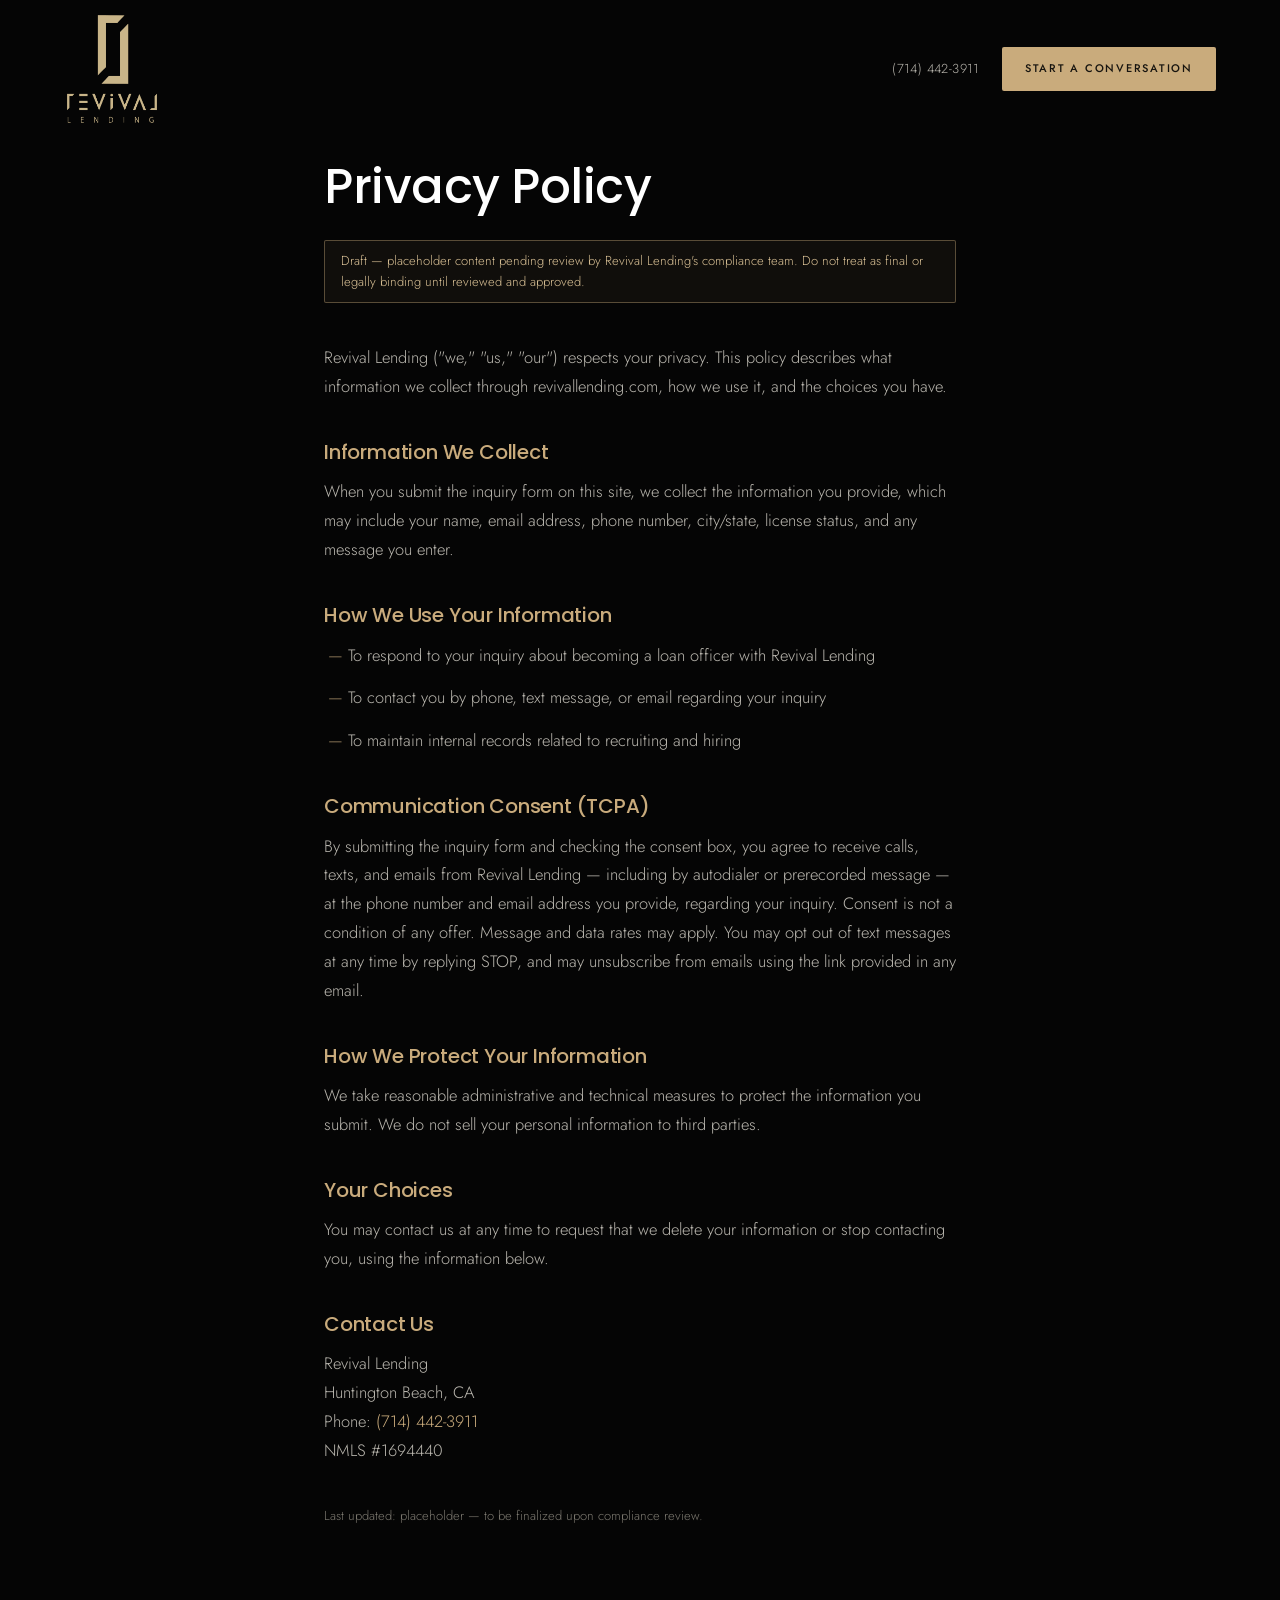
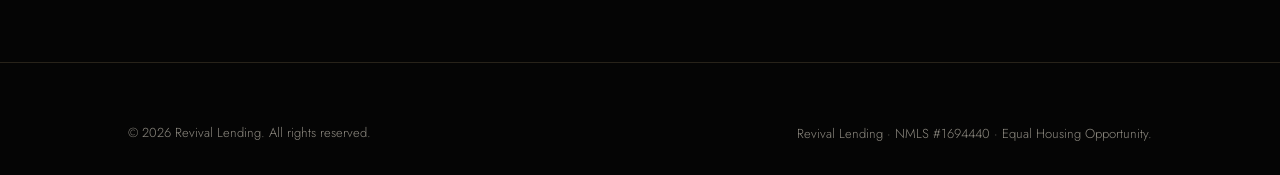
<file: privacy.html>
<!DOCTYPE html>
<html lang="en">
<head>
<meta charset="UTF-8">
<meta name="viewport" content="width=device-width, initial-scale=1.0">
<title>Privacy Policy | Revival Lending</title>
<meta name="robots" content="noindex">
<link rel="icon" type="image/png" href="assets/img/favicon-32.png">
<link rel="stylesheet" href="assets/css/style.css">
<style>
  .legal-wrap { max-width: 760px; margin: 0 auto; padding: 160px var(--pad) 120px; }
  .legal-wrap h1 { font-size: clamp(32px, 4vw, 48px); margin-bottom: 8px; }
  .legal-wrap .draft-note {
    display: inline-block; margin: 18px 0 40px; padding: 10px 16px;
    border: 1px solid rgba(201,171,124,0.4); background: rgba(201,171,124,0.06);
    color: var(--gold-bright); font-size: 13px; border-radius: 2px;
  }
  .legal-wrap h2 { font-size: 20px; color: var(--gold); margin: 40px 0 14px; font-weight: 500; }
  .legal-wrap p, .legal-wrap li { color: var(--gray-on-black); font-size: 16.5px; line-height: 1.75; margin-bottom: 14px; }
  .legal-wrap ul { padding-left: 4px; margin-bottom: 14px; }
  .legal-wrap li { list-style: none; padding-left: 20px; position: relative; }
  .legal-wrap li::before { content: '\2014'; position: absolute; left: 0; color: var(--gold-dim); }
  .legal-wrap a { color: var(--gold); }
</style>
</head>
<body>

<nav class="nav" id="nav">
  <a href="index.html" class="nav-logo">
    <img src="assets/img/logo-gold.png" alt="Revival Lending">
  </a>
  <div class="nav-right">
    <a href="tel:7144423911" class="nav-phone">(714) 442-3911</a>
    <a href="index.html#apply" class="btn btn-gold btn-sm">Start a Conversation</a>
  </div>
</nav>

<main class="legal-wrap">
  <h1>Privacy Policy</h1>
  <div class="draft-note">Draft &mdash; placeholder content pending review by Revival Lending's compliance team. Do not treat as final or legally binding until reviewed and approved.</div>

  <p>Revival Lending ("we," "us," "our") respects your privacy. This policy describes what information we collect through revivallending.com, how we use it, and the choices you have.</p>

  <h2>Information We Collect</h2>
  <p>When you submit the inquiry form on this site, we collect the information you provide, which may include your name, email address, phone number, city/state, license status, and any message you enter.</p>

  <h2>How We Use Your Information</h2>
  <ul>
    <li>To respond to your inquiry about becoming a loan officer with Revival Lending</li>
    <li>To contact you by phone, text message, or email regarding your inquiry</li>
    <li>To maintain internal records related to recruiting and hiring</li>
  </ul>

  <h2>Communication Consent (TCPA)</h2>
  <p>By submitting the inquiry form and checking the consent box, you agree to receive calls, texts, and emails from Revival Lending &mdash; including by autodialer or prerecorded message &mdash; at the phone number and email address you provide, regarding your inquiry. Consent is not a condition of any offer. Message and data rates may apply. You may opt out of text messages at any time by replying STOP, and may unsubscribe from emails using the link provided in any email.</p>

  <h2>How We Protect Your Information</h2>
  <p>We take reasonable administrative and technical measures to protect the information you submit. We do not sell your personal information to third parties.</p>

  <h2>Your Choices</h2>
  <p>You may contact us at any time to request that we delete your information or stop contacting you, using the information below.</p>

  <h2>Contact Us</h2>
  <p>Revival Lending<br>
  Huntington Beach, CA<br>
  Phone: <a href="tel:7144423911">(714) 442-3911</a><br>
  NMLS #1694440</p>

  <p style="margin-top:40px; font-size:13px; color:#7d7970;">Last updated: placeholder &mdash; to be finalized upon compliance review.</p>
</main>

<footer class="footer">
  <div class="container">
    <div class="footer-bottom" style="border-top:none; padding-top:0;">
      <span>&copy; <span id="year"></span> Revival Lending. All rights reserved.</span>
      <span class="legal">Revival Lending &middot; NMLS #1694440 &middot; Equal Housing Opportunity.</span>
    </div>
  </div>
</footer>

<script>document.getElementById('year').textContent = new Date().getFullYear();</script>
</body>
</html>
</file>
<file: assets/css/style.css>
/* ============================================================
   Revival Lending — Kingdom Minded Platform
   Brand: black / gold luxury, extracted from the pitch deck
   ============================================================ */

@import url('https://fonts.googleapis.com/css2?family=Poppins:wght@300;400;500;600;700&family=Jost:wght@300;400;500;600;700&family=Cormorant+Garamond:ital,wght@0,500;1,500&display=swap');

:root {
  --black: #050505;
  --near-black: #0b0b0b;
  --panel: #111110;
  --gold: #c9ab7c;
  --gold-bright: #d9c095;
  --gold-dim: #a68f68;
  --cream: #f4f1eb;
  --white: #ffffff;
  --ivory: #faf9f6;
  --ink: #17140f;
  --gray-on-black: #b9b6ae;
  --gray-on-black-soft: #a8a49c;
  --gray-on-white: #55524b;
  --line-on-black: rgba(201, 171, 124, 0.18);
  --line-on-white: rgba(23, 20, 15, 0.1);

  --font-head: 'Poppins', 'Jost', sans-serif;
  --font-body: 'Jost', 'Poppins', sans-serif;
  --font-quote: 'Cormorant Garamond', serif;

  --container: 1180px;
  --pad: clamp(24px, 5vw, 80px);
  --ease: cubic-bezier(0.16, 1, 0.3, 1);
}

* { box-sizing: border-box; margin: 0; padding: 0; }

html {
  scroll-behavior: smooth;
}

body {
  background: var(--black);
  color: var(--white);
  font-family: var(--font-body);
  font-weight: 300;
  line-height: 1.6;
  -webkit-font-smoothing: antialiased;
  overflow-x: hidden;
}

img { max-width: 100%; display: block; }
a { color: inherit; text-decoration: none; }
button { font-family: inherit; cursor: pointer; }
ul { list-style: none; }

.container {
  max-width: var(--container);
  margin: 0 auto;
  padding-left: var(--pad);
  padding-right: var(--pad);
}

section { position: relative; }

/* ---------- Typography helpers ---------- */

.eyebrow {
  display: flex;
  align-items: center;
  gap: 14px;
  font-family: var(--font-body);
  font-size: 12px;
  letter-spacing: 0.28em;
  text-transform: uppercase;
  color: var(--gold);
  font-weight: 500;
  margin-bottom: 28px;
}
.eyebrow::after {
  content: '';
  display: block;
  width: 46px;
  height: 1px;
  background: var(--gold-dim);
}
.eyebrow.on-white { color: #a2854e; }
.eyebrow-lg { font-size: 15px; letter-spacing: 0.3em; text-shadow: 0 2px 12px rgba(0,0,0,0.6); }

.section-num {
  position: absolute;
  top: var(--pad);
  right: var(--pad);
  font-family: var(--font-head);
  font-size: 13px;
  color: var(--gold-dim);
  letter-spacing: 0.1em;
}

h1, h2, h3, h4 {
  font-family: var(--font-head);
  font-weight: 500;
  line-height: 1.12;
  letter-spacing: -0.01em;
}

.accent { color: var(--gold); font-weight: 500; }

.section-title {
  font-size: clamp(36px, 4.9vw, 62px);
  max-width: 16ch;
  margin-bottom: 22px;
}

.section-rule {
  width: 46px;
  height: 1px;
  background: var(--gold);
  margin: 24px 0 28px;
}

.lede {
  font-size: clamp(17px, 1.7vw, 20px);
  color: var(--gray-on-black);
  max-width: 46ch;
  font-weight: 300;
}
.on-white .lede, .lede.on-white { color: var(--gray-on-white); }

/* ---------- Buttons ---------- */

.btn {
  display: inline-flex;
  align-items: center;
  justify-content: center;
  gap: 10px;
  padding: 16px 34px;
  font-size: 13px;
  letter-spacing: 0.16em;
  text-transform: uppercase;
  font-weight: 500;
  border-radius: 2px;
  border: 1px solid transparent;
  transition: all 0.35s var(--ease);
  white-space: nowrap;
}

.btn-gold {
  background: var(--gold);
  color: #17140f;
}
.btn-gold:hover { background: var(--gold-bright); transform: translateY(-2px); box-shadow: 0 14px 30px -12px rgba(201,171,124,0.55); }

.btn-outline {
  background: transparent;
  color: var(--white);
  border-color: rgba(255,255,255,0.28);
}
.btn-outline:hover { border-color: var(--gold); color: var(--gold); transform: translateY(-2px); }

.btn-outline.on-white {
  color: var(--ink);
  border-color: rgba(23,20,15,0.25);
}
.btn-outline.on-white:hover { border-color: #a2854e; color: #a2854e; }

.btn-sm { padding: 12px 22px; font-size: 11px; }

/* ============================================================
   NAV
   ============================================================ */

.nav {
  position: fixed;
  top: 0; left: 0; right: 0;
  z-index: 1000;
  display: flex;
  align-items: center;
  justify-content: space-between;
  padding: 12px var(--pad);
  transition: background 0.4s var(--ease), padding 0.4s var(--ease), border-color .4s;
  border-bottom: 1px solid transparent;
}
.nav.scrolled {
  background: rgba(5,5,5,0.86);
  backdrop-filter: blur(14px);
  padding-top: 8px;
  padding-bottom: 8px;
  border-bottom-color: var(--line-on-black);
}

.nav-logo { display: flex; align-items: center; gap: 10px; }
.nav-logo img { height: 114px; width: auto; transition: height 0.4s var(--ease); }
.nav.scrolled .nav-logo img { height: 87px; }

.nav-links {
  display: flex;
  align-items: center;
  gap: 36px;
}
.nav-links a {
  font-size: 12.5px;
  letter-spacing: 0.08em;
  text-transform: uppercase;
  color: var(--gray-on-black);
  transition: color 0.25s;
  position: relative;
}
.nav-links a:hover { color: var(--gold); }

.nav-right { display: flex; align-items: center; gap: 22px; }
.nav-phone {
  font-size: 13px;
  color: var(--gray-on-black);
  letter-spacing: 0.03em;
}
.nav-phone:hover { color: var(--gold); }

.nav-toggle {
  display: none;
  flex-direction: column;
  gap: 5px;
  background: none;
  border: none;
  padding: 6px;
  z-index: 1100;
}
.nav-toggle span {
  width: 22px; height: 1px; background: var(--gold);
  transition: transform .3s var(--ease), opacity .3s var(--ease);
}
.nav-toggle.open span:nth-child(1) { transform: translateY(6px) rotate(45deg); }
.nav-toggle.open span:nth-child(2) { opacity: 0; }
.nav-toggle.open span:nth-child(3) { transform: translateY(-6px) rotate(-45deg); }

.mobile-panel {
  position: fixed;
  inset: 0;
  background: var(--black);
  z-index: 1050;
  display: flex;
  flex-direction: column;
  align-items: flex-start;
  justify-content: center;
  gap: 26px;
  padding: 40px var(--pad);
  transform: translateY(-100%);
  transition: transform 0.45s var(--ease);
}
.mobile-panel.open { transform: translateY(0); }
.mobile-panel a {
  font-family: var(--font-head);
  font-size: 26px;
  color: var(--white);
}
.mobile-panel a:hover { color: var(--gold); }
.mobile-panel .btn { margin-top: 10px; }

/* ============================================================
   HERO
   ============================================================ */

.hero {
  min-height: 100vh;
  display: flex;
  align-items: center;
  padding: 160px var(--pad) 90px;
  position: relative;
  background:
    radial-gradient(ellipse 80% 60% at 75% 20%, rgba(201,171,124,0.08), transparent 60%),
    var(--black);
}
.hero::before {
  content: '';
  position: absolute;
  inset: 0;
  background-image:
    linear-gradient(rgba(201,171,124,0.055) 1px, transparent 1px),
    linear-gradient(90deg, rgba(201,171,124,0.055) 1px, transparent 1px);
  background-size: 64px 64px;
  mask-image: radial-gradient(ellipse 70% 60% at 50% 30%, black, transparent 75%);
  pointer-events: none;
}

.hero-inner { max-width: 860px; position: relative; z-index: 2; }

.hero h1 {
  font-size: clamp(32px, 4.8vw, 58px);
  line-height: 1.22;
  color: var(--white);
}
.hero h1 .gold { color: var(--gold); }

.hero-sub {
  display: flex;
  align-items: center;
  gap: 16px;
  margin: 30px 0 26px;
  color: var(--gray-on-black);
  font-size: 13px;
  letter-spacing: 0.2em;
  text-transform: uppercase;
}
.hero-sub::before { content:''; width: 40px; height: 1px; background: var(--gold-dim); }

.hero-subtitle {
  font-family: var(--font-head);
  font-size: clamp(19px, 2.2vw, 26px);
  font-weight: 500;
  color: var(--gold);
  margin: 22px 0 20px;
}

.hero-hook {
  font-size: clamp(16px, 1.6vw, 18px);
  color: var(--gray-on-black);
  max-width: 560px;
  line-height: 1.6;
  margin-bottom: 40px;
}

.hero-verse {
  font-family: var(--font-quote);
  font-style: italic;
  font-size: clamp(19px, 2.1vw, 24px);
  color: #e7e2d6;
  max-width: 620px;
  line-height: 1.55;
  margin-bottom: 44px;
}
.hero-verse cite { color: var(--gold); font-style: normal; font-family: var(--font-body); font-size: 0.75em; letter-spacing: .04em;}

.hero-ctas { display: flex; flex-wrap: wrap; gap: 18px; }

.hero-scroll {
  position: absolute;
  bottom: 34px;
  left: var(--pad);
  display: flex;
  align-items: center;
  gap: 12px;
  color: var(--gray-on-black-soft);
  font-size: 11px;
  letter-spacing: 0.2em;
  text-transform: uppercase;
  z-index: 2;
}
.hero-scroll .line { width: 1px; height: 34px; background: linear-gradient(var(--gold), transparent); animation: scrollLine 2.2s ease-in-out infinite; }
@keyframes scrollLine { 0%,100% { opacity: .3; } 50% { opacity: 1; } }

/* ============================================================
   GENERIC DARK / LIGHT SECTIONS
   ============================================================ */

.section {
  padding: 120px var(--pad);
}
.section-tight { padding: 90px var(--pad); }

.bg-black { background: var(--black); }
.bg-panel { background: var(--near-black); }
.bg-white { background: var(--ivory); color: var(--ink); }
.bg-white .gray { color: var(--gray-on-white); }

.split {
  display: grid;
  grid-template-columns: 1fr 1fr;
  gap: 60px;
}
@media (max-width: 900px) {
  .split { grid-template-columns: 1fr; gap: 40px; }
}

/* Honest Question section */
.qa-list { display: flex; flex-direction: column; }
.qa-item {
  padding: 28px 0;
  border-top: 1px solid var(--line-on-black);
  font-size: clamp(17px, 1.8vw, 20px);
  color: #dedad0;
  font-weight: 300;
}
.qa-item:last-child { border-bottom: 1px solid var(--line-on-black); }

.closer-line {
  margin-top: 40px;
  color: var(--gray-on-black-soft);
  font-size: 16.5px;
  max-width: 44ch;
}

/* Dry bones / image section */
.image-feature {
  position: relative;
  min-height: 640px;
  display: flex;
  align-items: flex-end;
  background-size: cover;
  background-position: center;
  overflow: hidden;
}
.image-feature::after {
  content: '';
  position: absolute; inset: 0;
  background: linear-gradient(0deg, rgba(0,0,0,0.86) 10%, rgba(0,0,0,0.45) 55%, rgba(0,0,0,0.35) 100%);
}
.image-feature-content {
  position: relative;
  z-index: 2;
  padding: 70px var(--pad) 80px;
  max-width: 760px;
}
.image-feature h2 { font-size: clamp(34px, 5.4vw, 64px); }

/* Pillars grid (4 cols) */
.pillars-secondary { margin-top: 64px; padding-top: 44px; border-top: 1px solid var(--line-on-black); }
.pillars-grid {
  display: grid;
  grid-template-columns: repeat(4, 1fr);
  gap: 46px;
  margin-top: 32px;
}
@media (max-width: 900px) {
  .pillars-grid { grid-template-columns: repeat(2, 1fr); gap: 40px; }
}
@media (max-width: 540px) {
  .pillars-grid { grid-template-columns: 1fr; }
}
.pillar-icon {
  width: 46px; height: 46px;
  margin-bottom: 22px;
  color: var(--gold);
}
.pillar-icon svg { width: 100%; height: 100%; stroke: var(--gold); }
.pillar h4 { font-size: 19px; margin-bottom: 10px; color: var(--white); font-weight: 500; }
.pillar p { font-size: 16px; color: var(--gray-on-black-soft); max-width: 26ch; }

.pillars-header-row {
  display: flex;
  justify-content: space-between;
  align-items: flex-end;
  gap: 40px;
  flex-wrap: wrap;
}

.core-pillars { margin-top: 64px; }
.pillars-lead {
  font-family: var(--font-head);
  font-size: clamp(20px, 2.3vw, 26px);
  font-weight: 500;
  color: var(--gold);
  margin-bottom: 26px;
}
.core-pillars-grid { display: grid; grid-template-columns: repeat(4, 1fr); gap: 36px; }
@media (max-width: 900px) { .core-pillars-grid { grid-template-columns: repeat(2, 1fr); gap: 32px; } }
@media (max-width: 540px) { .core-pillars-grid { grid-template-columns: 1fr; } }
.core-pillar h5 { font-family: var(--font-head); font-size: 17px; font-weight: 500; color: var(--gold); margin-bottom: 8px; }
.core-pillar p { font-size: 14.5px; color: var(--gray-on-black-soft); max-width: 30ch; }

/* Leadership */
.leaders-grid {
  display: grid;
  grid-template-columns: 1.1fr 1fr;
  gap: 70px;
  align-items: center;
  margin-top: 20px;
}
@media (max-width: 900px) { .leaders-grid { grid-template-columns: 1fr; } }

.stat-block { margin: 36px 0 34px; display: flex; align-items: flex-end; gap: 22px; flex-wrap: wrap; }
.stat-number { font-family: var(--font-head); font-size: clamp(56px, 7vw, 84px); color: var(--gold); line-height: 1; font-weight: 600; }
.stat-caption { font-size: 15.5px; color: var(--gray-on-black); max-width: 22ch; padding-bottom: 6px; }

.leaders-photos { display: flex; gap: 20px; }
.leader-card { flex: 1; }
.leader-photo {
  width: 100%; aspect-ratio: 3/3.6; object-fit: cover;
  filter: grayscale(1) contrast(1.05);
  border: 1px solid var(--line-on-black);
}
.leader-name { margin-top: 18px; font-family: var(--font-head); font-size: 18px; color: var(--white); }
.leader-title { font-size: 11px; letter-spacing: 0.16em; text-transform: uppercase; color: var(--gold-dim); margin-top: 4px; }

.pull-quote { color: var(--gold); font-style: italic; font-family: var(--font-quote); font-size: 20px; }

/* Platform stats grid (3x2) */
.platform-grid {
  margin-top: 60px;
  display: grid;
  grid-template-columns: repeat(3, 1fr);
}
@media (max-width: 900px) { .platform-grid { grid-template-columns: repeat(2, 1fr); } }
@media (max-width: 600px) { .platform-grid { grid-template-columns: 1fr; } }

.platform-cell {
  padding: 34px 34px 34px 0;
  border-top: 1px solid var(--gold-dim);
  padding-top: 26px;
}
.platform-cell .num { font-family: var(--font-head); color: var(--gold); font-size: 30px; margin-bottom: 8px; font-weight: 600;}
.platform-cell h4 { font-size: 17px; color: var(--white); font-weight: 500; margin-bottom: 12px; }
.platform-cell p { font-size: 15.5px; color: var(--gray-on-black-soft); max-width: 30ch; }

/* Comparison table */
.compare-wrap { margin-top: 56px; border-top: 1px solid var(--line-on-white); }
.compare-head {
  display: grid; grid-template-columns: 1fr 1fr;
  padding: 18px 0;
  font-size: 11.5px;
  letter-spacing: 0.14em;
  text-transform: uppercase;
}
.compare-head span:first-child { color: #6f6b60; }
.compare-head span:last-child { color: #a2854e; font-weight: 600; padding-left: clamp(20px, 4vw, 48px); }
.compare-row {
  display: grid; grid-template-columns: 1fr 1fr;
  border-top: 1px solid var(--line-on-white);
  position: relative;
}
.compare-row::after {
  content: '';
  position: absolute; top: 0; bottom: 0; left: 50%;
  width: 1px; background: rgba(162,133,78,0.4);
}
.compare-row div { padding: 26px 0; font-size: clamp(15.5px, 1.7vw, 17.5px); }
.compare-row .no { color: #66625a; padding-right: clamp(20px, 4vw, 48px); }
.compare-row .yes { color: var(--ink); font-weight: 400; padding-left: clamp(20px, 4vw, 48px); }

/* Covenant */
.covenant-grid { display: grid; grid-template-columns: repeat(2, 1fr); gap: 44px 60px; }
@media (max-width: 640px) { .covenant-grid { grid-template-columns: 1fr; } }
.covenant-item h4 { color: var(--white); font-size: 20px; font-weight: 500; margin-bottom: 12px; }
.covenant-item p { color: var(--gray-on-black); font-size: 16.5px; max-width: 34ch; }
.not-for-everyone {
  margin-top: 64px;
  color: var(--gray-on-black-soft);
  font-size: 16px;
  text-align: center;
}

/* What we won't do */
.wontdo-list { border-top: 1px solid var(--line-on-black); margin-top: 8px; }
.wontdo-row { border-bottom: 1px solid var(--line-on-black); padding: 30px 0; display: grid; grid-template-columns: 1fr 2fr; gap: 24px; }
@media (max-width: 700px) { .wontdo-row { grid-template-columns: 1fr; gap: 12px; } }
.wontdo-row h4 { color: var(--gold); font-size: 18px; font-weight: 500; }
.wontdo-row p { color: var(--gray-on-black); font-size: 16.5px; max-width: 52ch; }

/* Where we lend */
.states-wrap { display: flex; flex-wrap: wrap; gap: 14px; margin-top: 6px; }
.state-chip {
  width: 68px; height: 68px;
  border: 1px solid var(--line-on-white);
  display: flex; align-items: center; justify-content: center;
  font-family: var(--font-head); font-size: 16px; color: var(--ink);
  transition: border-color .25s, color .25s;
}
.state-chip:hover { border-color: #a2854e; color: #a2854e; }
.lend-label { font-size: 11px; letter-spacing: 0.16em; text-transform: uppercase; color: #a2854e; margin-bottom: 16px; margin-top: 34px; }
.lend-label:first-of-type { margin-top: 0; }
.nationwide-box {
  border: 1px solid var(--line-on-white);
  padding: 30px 32px;
  margin-top: 16px;
}
.nationwide-box h4 { color: #a2854e; font-size: 24px; font-weight: 500; margin-bottom: 10px; }
.nationwide-box p { color: var(--gray-on-white); font-size: 16.5px; }
.nmls-note { margin-top: 30px; font-size: 12px; letter-spacing: 0.12em; text-transform: uppercase; color: #9a968b; }

/* What We're Looking For */
.looking-for-list { border-top: 1px solid var(--line-on-black); margin-top: 44px; max-width: 840px; }
.looking-for-item {
  display: flex; align-items: flex-start; gap: 18px;
  padding: 22px 0; border-bottom: 1px solid var(--line-on-black);
}
.looking-for-item svg { width: 20px; height: 20px; stroke: var(--gold); flex-shrink: 0; margin-top: 3px; }
.looking-for-item p { font-size: 16.5px; color: var(--gray-on-black); }

/* Where we lend: more states note */
.more-states-note { margin-top: 14px; font-size: 14px; font-style: italic; color: var(--gray-on-white); }

/* ============================================================
   CTA STRIP — repeated inline banner linking to the inquiry form
   ============================================================ */

.cta-strip {
  background: var(--panel);
  border-top: 1px solid var(--line-on-black);
  border-bottom: 1px solid var(--line-on-black);
  padding: 30px var(--pad);
}
.cta-strip-inner {
  max-width: var(--container);
  margin: 0 auto;
  display: flex;
  align-items: center;
  justify-content: space-between;
  gap: 20px;
  flex-wrap: wrap;
}
.cta-strip p {
  font-family: var(--font-head);
  font-size: clamp(15px, 1.7vw, 18px);
  font-weight: 500;
  color: var(--white);
  margin: 0;
}
.cta-strip-actions {
  display: flex;
  align-items: center;
  gap: 26px;
  flex-wrap: wrap;
}
.cta-strip-phone {
  display: inline-flex;
  align-items: center;
  gap: 8px;
  font-size: 14px;
  letter-spacing: 0.03em;
  color: var(--gold);
  white-space: nowrap;
}
.cta-strip-phone svg { width: 15px; height: 15px; stroke: var(--gold); flex-shrink: 0; }
.cta-strip-phone:hover { color: var(--gold-bright); }
.cta-strip-phone:hover svg { stroke: var(--gold-bright); }

/* ============================================================
   CTA / FORM SECTION
   ============================================================ */

.cta-section {
  position: relative;
  background-size: cover;
  background-position: center;
  padding: 130px var(--pad) 110px;
}
.cta-section::before {
  content: '';
  position: absolute; inset: 0;
  background: linear-gradient(100deg, rgba(3,3,3,0.96) 20%, rgba(3,3,3,0.7) 60%, rgba(3,3,3,0.55) 100%);
}
.cta-grid {
  position: relative; z-index: 2;
  display: grid;
  grid-template-columns: 1fr 1fr;
  gap: 70px;
  align-items: start;
  min-width: 0;
}
@media (max-width: 980px) { .cta-grid { grid-template-columns: 1fr; } }
.cta-copy, .form-card { min-width: 0; }

.cta-copy h2 { font-size: clamp(36px, 5vw, 60px); }
.cta-meta { display: flex; flex-wrap: wrap; gap: 40px; margin-top: 48px; }
.cta-meta-item span { display: block; }
.cta-meta-label { font-size: 11px; letter-spacing: 0.16em; text-transform: uppercase; color: var(--gold-dim); margin-bottom: 8px; }
.cta-meta-value { font-family: var(--font-head); font-size: 18px; color: var(--white); }
.cta-nmls { margin-top: 40px; font-size: 13.5px; color: var(--gray-on-black-soft); }

/* form card */
.form-card {
  background: rgba(6,6,5,0.92);
  border: 1.5px solid var(--gold);
  border-radius: 3px;
  backdrop-filter: blur(8px);
  padding: clamp(28px, 4vw, 44px);
  box-shadow:
    0 0 0 1px rgba(201,171,124,0.18),
    0 0 60px rgba(201,171,124,0.14),
    0 40px 80px -30px rgba(0,0,0,0.75);
}
.form-card h3 { font-size: 22px; margin-bottom: 6px; color: var(--white); }
.form-card .form-sub { font-size: 15px; color: var(--gray-on-black-soft); margin-bottom: 28px; }

.form-row { display: grid; grid-template-columns: 1fr 1fr; gap: 18px; min-width: 0; }
@media (max-width: 520px) { .form-row { grid-template-columns: 1fr; } }

.field { margin-bottom: 18px; min-width: 0; }
.field label {
  display: block;
  font-size: 11px;
  letter-spacing: 0.12em;
  text-transform: uppercase;
  color: var(--gray-on-black-soft);
  margin-bottom: 8px;
}
.field input, .field select, .field textarea {
  width: 100%;
  background: rgba(255,255,255,0.03);
  border: 1px solid rgba(255,255,255,0.16);
  color: var(--white);
  padding: 13px 14px;
  font-family: var(--font-body);
  font-size: 15.5px;
  border-radius: 2px;
  transition: border-color .25s, background .25s;
}
.field select { appearance: none; background-image: url("data:image/svg+xml,%3Csvg xmlns='http://www.w3.org/2000/svg' width='12' height='8'%3E%3Cpath d='M1 1l5 5 5-5' stroke='%23c9ab7c' stroke-width='1.5' fill='none'/%3E%3C/svg%3E"); background-repeat: no-repeat; background-position: right 14px center; }
.field select option { background: #111; color: #fff; }
.field textarea { resize: vertical; min-height: 92px; }
.field input:focus, .field select:focus, .field textarea:focus {
  outline: none; border-color: var(--gold); background: rgba(201,171,124,0.06);
}
.field input::placeholder, .field textarea::placeholder { color: #7d7970; }

.field-check {
  display: flex; align-items: flex-start; gap: 10px;
  font-size: 13.5px; color: var(--gray-on-black-soft);
  margin: 4px 0 22px;
}
.field-check input { width: 15px; height: 15px; margin-top: 2px; accent-color: var(--gold); flex-shrink: 0; }
.field-check a { color: var(--gold); text-decoration: underline; text-underline-offset: 2px; }
.field-check a:hover { color: var(--gold-bright); }

.form-submit { width: 100%; white-space: normal; text-align: center; line-height: 1.4; }
.form-note { margin-top: 16px; font-size: 12.5px; color: #78756e; text-align: center; }

.form-status {
  display: none;
  margin-top: 18px;
  padding: 14px 16px;
  font-size: 14.5px;
  border: 1px solid rgba(201,171,124,0.35);
  color: var(--gold-bright);
  background: rgba(201,171,124,0.06);
}
.form-status.show { display: block; }
.form-status.success { border-color: rgba(224,90,90,0.5); color: #ff6b6b; background: rgba(224,90,90,0.08); font-weight: 500; }
.form-status.error { border-color: rgba(220,90,90,0.4); color: #e78a8a; background: rgba(220,90,90,0.06); }

/* honeypot */
.hp-field { position: absolute; left: -9999px; opacity: 0; height: 0; width: 0; }

/* ============================================================
   FOOTER
   ============================================================ */

.footer {
  background: var(--black);
  border-top: 1px solid var(--line-on-black);
  padding: 60px var(--pad) 30px;
}
.footer-top {
  display: flex;
  justify-content: space-between;
  align-items: flex-start;
  flex-wrap: wrap;
  gap: 40px;
  padding-bottom: 40px;
}
.footer-logo { display: flex; align-items: center; gap: 12px; }
.footer-logo img { height: 92px; }
.footer-cols { display: flex; gap: 60px; flex-wrap: wrap; }
.footer-col h5 { font-size: 11px; letter-spacing: 0.16em; text-transform: uppercase; color: var(--gold-dim); margin-bottom: 16px; }
.footer-col a, .footer-col p { display: block; font-size: 15px; color: var(--gray-on-black); margin-bottom: 10px; }
.footer-col a:hover { color: var(--gold); }
.footer-bottom {
  display: flex; justify-content: space-between; align-items: center;
  flex-wrap: wrap; gap: 14px;
  padding-top: 26px; border-top: 1px solid var(--line-on-black);
  font-size: 13px; color: #8f8b82;
}
.footer-bottom .legal { max-width: 640px; line-height: 1.7; }

/* ============================================================
   REVEAL ANIMATIONS
   ============================================================ */

/* Visible by default — no-JS and reduced-motion visitors see full content
   immediately. Only when js-reveal.js runs (and motion isn't reduced) do
   elements get hidden pre-animation, then transitioned in on scroll. */
.reveal { opacity: 1; transform: none; }
.js-reveal-armed .reveal {
  opacity: 0;
  transform: translateY(28px);
  transition: opacity 0.8s var(--ease), transform 0.8s var(--ease);
}
.js-reveal-armed .reveal.in { opacity: 1; transform: translateY(0); }
.reveal-stagger > * { transition-delay: calc(var(--i, 0) * 90ms); }

/* Desktop nav hidden on mobile */
@media (max-width: 880px) {
  .nav-links { display: none; }
  .nav-right .nav-phone { display: none; }
  .nav-toggle { display: flex; }
  .nav-logo img { height: 56px; }
  .nav.scrolled .nav-logo img { height: 46px; }
}

/* Section padding tighten on mobile */
@media (max-width: 640px) {
  .section { padding: 80px var(--pad); }
  .hero { padding-top: 130px; }
}

/* Mobile: sections already have side padding, so drop the container's second
   layer of padding. Keeps every section on the same margins as the hero, and
   stops anything from pushing the page sideways. */
html, body { overflow-x: hidden; overflow-x: clip; max-width: 100%; -webkit-text-size-adjust: 100%; text-size-adjust: 100%; }
@media (max-width: 880px) {
  .section > .container,
  .cta-section > .container { padding-left: 0; padding-right: 0; }
}
</file>
<file: assets/css/prayer.css>
/* ============================================================
   Revival Lending — Monday Prayer Call
   Builds on style.css (same tokens, type and components) so the
   prayer page and the Kingdom Minded page read as one family.
   ============================================================ */

/* ---------- Hero with "next call" card ---------- */

.prayer-hero { padding-bottom: 110px; }
.prayer-hero-grid {
  position: relative;
  z-index: 2;
  width: 100%;
  max-width: var(--container);
  margin: 0 auto;
  display: grid;
  grid-template-columns: minmax(0, 1.55fr) minmax(0, 1fr);
  gap: 64px;
  align-items: center;
}
.prayer-hero h1 { font-size: clamp(36px, 5.4vw, 66px); line-height: 1.14; }
.prayer-hero .hero-subtitle { font-size: clamp(18px, 1.9vw, 22px); }

.next-call {
  border: 1px solid var(--line-on-black);
  background: linear-gradient(180deg, rgba(201,171,124,0.07), rgba(201,171,124,0.015));
  padding: 34px 32px 30px;
  position: relative;
}
.next-call::before {
  content: '';
  position: absolute; top: -1px; left: -1px; width: 46px; height: 1px;
  background: var(--gold);
}
.next-call-label, .join-card-top {
  display: flex; align-items: center; gap: 10px;
  font-size: 11px; letter-spacing: 0.2em; text-transform: uppercase;
  color: var(--gold);
  font-weight: 500;
}
.live-dot {
  width: 7px; height: 7px; border-radius: 50%;
  background: var(--gold);
  box-shadow: 0 0 0 0 rgba(201,171,124,0.6);
  animation: pulse 2.4s ease-out infinite;
}
@keyframes pulse {
  0% { box-shadow: 0 0 0 0 rgba(201,171,124,0.55); }
  70% { box-shadow: 0 0 0 10px rgba(201,171,124,0); }
  100% { box-shadow: 0 0 0 0 rgba(201,171,124,0); }
}
.is-live .live-dot { background: #e2c58f; }

.next-call-date {
  font-family: var(--font-head);
  font-size: clamp(22px, 2.2vw, 27px);
  font-weight: 500;
  color: var(--white);
  margin: 16px 0 6px;
  line-height: 1.25;
}
.next-call-countdown { color: var(--gold-bright); font-size: 15.5px; }
.next-call-local { color: var(--gray-on-black-soft); font-size: 14px; margin-top: 4px; min-height: 1em; }

.next-call-facts { margin: 26px 0 26px; border-top: 1px solid var(--line-on-black); }
.next-call-facts li {
  display: grid; grid-template-columns: 70px 1fr; gap: 12px;
  padding: 13px 0; border-bottom: 1px solid var(--line-on-black);
  font-size: 15px; color: #dedad0;
}
.next-call-facts span {
  font-size: 10.5px; letter-spacing: 0.16em; text-transform: uppercase;
  color: var(--gold-dim); padding-top: 3px;
}
.next-call-btn { width: 100%; }
.next-call-cal {
  display: block; width: 100%; margin-top: 14px;
  background: none; border: none;
  font-size: 13px; letter-spacing: 0.06em; color: var(--gray-on-black);
  text-decoration: underline; text-underline-offset: 4px; text-decoration-color: var(--gold-dim);
}
.next-call-cal:hover { color: var(--gold); }

@media (max-width: 980px) {
  .prayer-hero-grid { grid-template-columns: 1fr; gap: 48px; }
  .next-call { max-width: 480px; }
}

/* ---------- Invitation / video ---------- */

.invite-head {
  display: grid;
  grid-template-columns: 1fr 1fr;
  gap: 60px;
  align-items: end;
  margin-bottom: 56px;
}
.invite-head .lede { padding-bottom: 26px; }
@media (max-width: 900px) { .invite-head { grid-template-columns: 1fr; gap: 10px; } }

.video-frame {
  position: relative;
  aspect-ratio: 16 / 9;
  border: 1px solid var(--line-on-black);
  background:
    radial-gradient(ellipse 60% 70% at 50% 45%, rgba(201,171,124,0.10), transparent 70%),
    linear-gradient(180deg, #0d0c0a, #070706);
  overflow: hidden;
}
.video-frame iframe, .video-frame video {
  position: absolute; inset: 0; width: 100%; height: 100%; border: 0; background: #000;
}
.video-placeholder {
  position: absolute; inset: 0;
  display: flex; flex-direction: column; align-items: center; justify-content: center;
  text-align: center; padding: 20px;
}
.video-play {
  width: 88px; height: 88px; border-radius: 50%;
  border: 1px solid var(--gold);
  display: flex; align-items: center; justify-content: center;
  margin-bottom: 24px;
  box-shadow: 0 0 60px rgba(201,171,124,0.18);
}
.video-play svg { width: 28px; height: 28px; fill: var(--gold); margin-left: 4px; }
.video-placeholder-title { font-family: var(--font-head); font-size: clamp(18px, 2vw, 22px); color: var(--white); }
.video-placeholder-sub { margin-top: 6px; font-size: 11.5px; letter-spacing: 0.2em; text-transform: uppercase; color: var(--gold-dim); }

/* ---------- Centered verse feature ---------- */

.verse-feature {
  position: relative;
  padding: 140px var(--pad);
  text-align: center;
  background:
    radial-gradient(ellipse 55% 60% at 50% 50%, rgba(201,171,124,0.10), transparent 70%),
    var(--black);
  border-top: 1px solid var(--line-on-black);
  border-bottom: 1px solid var(--line-on-black);
  overflow: hidden;
}
.verse-feature::before {
  content: '';
  position: absolute; inset: 0;
  background-image:
    linear-gradient(rgba(201,171,124,0.045) 1px, transparent 1px),
    linear-gradient(90deg, rgba(201,171,124,0.045) 1px, transparent 1px);
  background-size: 64px 64px;
  mask-image: radial-gradient(ellipse 50% 60% at 50% 50%, black, transparent 75%);
  pointer-events: none;
}
.verse-feature-inner { position: relative; max-width: 820px; margin: 0 auto; }
.verse-eyebrow { justify-content: center; }
.verse-eyebrow::before {
  content: ''; display: block; width: 46px; height: 1px; background: var(--gold-dim);
}
.verse-feature h2 { font-size: clamp(36px, 5.4vw, 64px); }
.section-rule.centered { margin-left: auto; margin-right: auto; }
.verse-feature-quote {
  font-family: var(--font-quote);
  font-style: italic;
  font-size: clamp(23px, 2.8vw, 32px);
  line-height: 1.45;
  color: #ece6d8;
}
.verse-feature cite {
  display: block; margin-top: 18px;
  font-style: normal; color: var(--gold);
  font-size: 13px; letter-spacing: 0.2em; text-transform: uppercase;
}
.verse-feature-body {
  margin: 40px auto 0;
  max-width: 54ch;
  color: var(--gray-on-black);
  font-size: clamp(16px, 1.6vw, 18px);
}

/* ---------- What we pray for ---------- */

.pray-grid {
  display: grid;
  grid-template-columns: repeat(4, 1fr);
  margin-top: 64px;
  border-top: 1px solid var(--line-on-black);
  border-left: 1px solid var(--line-on-black);
}
.pray-item {
  padding: 36px 30px 38px;
  border-right: 1px solid var(--line-on-black);
  border-bottom: 1px solid var(--line-on-black);
  transition: background .4s var(--ease);
}
.pray-item:hover { background: rgba(201,171,124,0.04); }
.pray-item .pillar-icon { width: 38px; height: 38px; margin-bottom: 22px; }
.pray-item h4 { font-size: 19px; color: var(--white); margin-bottom: 10px; }
.pray-item p { font-size: 15.5px; color: var(--gray-on-black-soft); }
@media (max-width: 980px) { .pray-grid { grid-template-columns: repeat(2, 1fr); } }
@media (max-width: 540px) { .pray-grid { grid-template-columns: 1fr; } .pray-item { padding: 30px 24px; } }

/* ---------- Rhythm (30 minutes) ---------- */

.rhythm-split { align-items: start; }
.rhythm-list { list-style: none; border-top: 1px solid var(--line-on-white); }
.rhythm-step {
  display: grid;
  grid-template-columns: 74px 1fr;
  gap: 22px;
  padding: 26px 0;
  border-bottom: 1px solid var(--line-on-white);
}
.rhythm-time {
  font-family: var(--font-head);
  font-size: 20px;
  font-weight: 500;
  color: #a2854e;
  padding-top: 1px;
}
.rhythm-step h4 { font-size: 19px; color: var(--ink); margin-bottom: 6px; }
.rhythm-step p { font-size: 16px; color: var(--gray-on-white); max-width: 46ch; }

/* ---------- Stories ---------- */

.stories-head {
  display: grid; grid-template-columns: 1fr 1fr; gap: 60px; align-items: end;
}
.stories-head .lede { padding-bottom: 26px; }
@media (max-width: 900px) { .stories-head { grid-template-columns: 1fr; gap: 10px; } }

.stories-grid {
  display: grid; grid-template-columns: repeat(4, 1fr); gap: 22px;
  margin-top: 56px;
}
@media (max-width: 980px) { .stories-grid { grid-template-columns: repeat(2, 1fr); } }
@media (max-width: 560px) { .stories-grid { grid-template-columns: 1fr; } }
.story-card {
  border: 1px solid var(--line-on-black);
  padding: 30px 26px 32px;
  background: linear-gradient(180deg, rgba(255,255,255,0.015), transparent);
  transition: border-color .35s var(--ease), transform .35s var(--ease);
}
.story-card:hover { border-color: rgba(201,171,124,0.45); }
.story-ref {
  display: block;
  font-size: 10.5px; letter-spacing: 0.18em; text-transform: uppercase;
  color: var(--gold-dim); margin-bottom: 18px;
}
.story-card h4 { font-size: 24px; color: var(--gold); margin-bottom: 14px; }
.story-card p { font-size: 15.5px; color: var(--gray-on-black); }

/* ---------- Declarations ---------- */

.declare-head { text-align: center; display: flex; flex-direction: column; align-items: center; }
.declare-head .eyebrow::before { content: ''; display: block; width: 46px; height: 1px; background: var(--gold-dim); }
.declare-head .section-title { max-width: none; }
.declare-list { max-width: 860px; margin: 56px auto 0; border-top: 1px solid var(--line-on-black); }
.declare-item {
  display: grid; grid-template-columns: 1fr 170px; gap: 30px; align-items: baseline;
  padding: 28px 0; border-bottom: 1px solid var(--line-on-black);
}
.declare-item p {
  font-family: var(--font-quote); font-style: italic;
  font-size: clamp(21px, 2.3vw, 27px); line-height: 1.4; color: #ece6d8;
}
.declare-item cite {
  font-style: normal; text-align: right;
  font-size: 12px; letter-spacing: 0.16em; text-transform: uppercase; color: var(--gold);
}
@media (max-width: 640px) {
  .declare-item { grid-template-columns: 1fr; gap: 10px; }
  .declare-item cite { text-align: left; }
}

/* ---------- Who it's for ---------- */

.role-chips { display: flex; flex-wrap: wrap; gap: 10px; }
.role-chip {
  border: 1px solid var(--line-on-white);
  padding: 11px 16px;
  font-family: var(--font-head); font-size: 14.5px; color: var(--ink);
  transition: border-color .25s, color .25s;
}
.role-chip:hover { border-color: #a2854e; color: #a2854e; }
.promise-box { margin-top: 34px; }
.promise-box h4 { font-size: 21px; }

/* ---------- Join ---------- */

.join-section h2 { font-size: clamp(40px, 5.6vw, 68px); }
.first-time { margin-top: 44px; border-top: 1px solid var(--line-on-black); padding-top: 28px; max-width: 460px; }
.first-time h5 {
  font-size: 11px; letter-spacing: 0.18em; text-transform: uppercase; color: var(--gold); margin-bottom: 14px; font-weight: 500;
}
.first-time li {
  position: relative; padding-left: 22px; margin-bottom: 10px;
  color: var(--gray-on-black); font-size: 15.5px;
}
.first-time li::before {
  content: ''; position: absolute; left: 0; top: 0.75em; width: 10px; height: 1px; background: var(--gold);
}

.join-card h3 { font-size: clamp(24px, 2.4vw, 30px); margin: 14px 0 8px; }
.join-card .form-sub { margin-bottom: 26px; color: var(--gray-on-black); }
.zoom-details {
  display: grid; grid-template-columns: 1fr 1fr;
  border-top: 1px solid var(--line-on-black);
  margin-bottom: 28px;
}
.zoom-details div { padding: 16px 0; border-bottom: 1px solid var(--line-on-black); }
.zoom-details div:nth-child(odd) { padding-right: 16px; }
.zoom-details dt { font-size: 10.5px; letter-spacing: 0.16em; text-transform: uppercase; color: var(--gold-dim); margin-bottom: 6px; }
.zoom-details dd { font-family: var(--font-head); font-size: 17px; color: var(--white); }

.cal-row {
  display: flex; align-items: center; justify-content: center; flex-wrap: wrap; gap: 8px 18px;
  margin-top: 22px; font-size: 13.5px;
}
.cal-label { color: var(--gray-on-black-soft); }
.cal-link { color: var(--gold); text-decoration: underline; text-underline-offset: 4px; text-decoration-color: rgba(201,171,124,0.4); }
.cal-link:hover { color: var(--gold-bright); }

.share-btn {
  display: flex; align-items: center; justify-content: center; gap: 10px;
  width: 100%; margin-top: 24px; padding: 14px 16px;
  background: transparent; border: 1px solid rgba(255,255,255,0.16);
  color: var(--gray-on-black); font-size: 13px; letter-spacing: 0.06em;
  transition: border-color .25s, color .25s;
}
.share-btn svg { width: 16px; height: 16px; stroke: currentColor; }
.share-btn:hover { border-color: var(--gold); color: var(--gold); }

/* ---------- Hosted by ---------- */

.host-section { border-top: 1px solid var(--line-on-black); }
.host-grid { margin-top: 0; }
.host-bridge {
  margin-top: 22px;
  color: var(--gray-on-black-soft);
  font-size: 16.5px;
  max-width: 50ch;
}
.text-link {
  display: inline-flex; align-items: center; gap: 10px;
  margin-top: 28px;
  font-size: 13px; letter-spacing: 0.16em; text-transform: uppercase; font-weight: 500;
  color: var(--gold);
  padding-bottom: 6px; border-bottom: 1px solid rgba(201,171,124,0.4);
  transition: color .25s, border-color .25s, gap .35s var(--ease);
}
.text-link:hover { color: var(--gold-bright); border-color: var(--gold-bright); gap: 14px; }
.host-section .leaders-photos { max-width: 440px; justify-self: end; width: 100%; }
@media (max-width: 900px) { .host-section .leaders-photos { justify-self: start; } }

@media (max-width: 640px) {
  .verse-feature { padding: 100px var(--pad); }
}

/* ---------- Small-screen polish ---------- */
.video-play { flex-shrink: 0; }
@media (max-width: 600px) {
  .video-play { width: 60px; height: 60px; margin-bottom: 14px; }
  .video-play svg { width: 20px; height: 20px; }
  .video-placeholder-title { font-size: 16px; }
  .zoom-details { grid-template-columns: 1fr; }
  .zoom-details div:nth-child(odd) { padding-right: 0; }
  .zoom-details div { display: flex; justify-content: space-between; align-items: baseline; gap: 16px; padding: 13px 0; }
  .zoom-details dt { margin-bottom: 0; }
  .text-link { display: inline; line-height: 2; }
  .next-call { padding: 28px 24px 24px; }
}

/* ---------- Scripture headline + ESV small caps ---------- */
.sc { font-variant: small-caps; }
.prayer-hero h1.verse-title {
  font-size: clamp(26px, 3.4vw, 42px);
  line-height: 1.24;
}
.verse-title-cite {
  display: block;
  margin-top: 22px;
  font-style: normal;
  font-size: 13px;
  letter-spacing: 0.22em;
  text-transform: uppercase;
  color: var(--gold);
}
.join-section h2.invite-title { font-size: clamp(30px, 3.6vw, 44px); line-height: 1.2; }
.rhythm-time { font-size: 15px; letter-spacing: 0.1em; padding-top: 4px; }

.dial-in { margin-top: 16px; text-align: center; font-size: 13.5px; color: var(--gray-on-black-soft); }
.dial-in a { color: var(--white); white-space: nowrap; }
.dial-in a:hover { color: var(--gold); }

/* Nav tab to the Kingdom Minded Platform page */
.nav-links a.nav-platform { color: var(--gold); }
.nav-links a.nav-platform:hover { color: var(--gold-bright); }
.prayer-page .nav-links a { white-space: nowrap; }
@media (max-width: 1180px) and (min-width: 881px) { .prayer-page .nav-links { gap: 22px; } .prayer-page .nav-links a { font-size: 11.5px; } }
@media (max-width: 1060px) and (min-width: 881px) { .prayer-page .nav-links a[href="#invitation"] { display: none; } }

/* ============================================================
   Kingdom Minded Prayer Call wordmark (replaces the Revival logo up top)
   ============================================================ */
.km-mark { display: inline-flex; align-items: center; gap: 14px; color: var(--white); }
.km-words { display: flex; flex-direction: column; line-height: 1; }
.km-name {
  font-family: var(--font-head); font-weight: 500;
  font-size: 15px; letter-spacing: 0.22em; text-transform: uppercase; color: var(--white);
}
.km-sub {
  display: flex; align-items: center; gap: 8px;
  margin-top: 7px;
  font-family: var(--font-body); font-weight: 500;
  font-size: 10px; letter-spacing: 0.42em; text-transform: uppercase; color: var(--gold);
}
.km-sub::after { content: ''; width: 22px; height: 1px; background: var(--gold-dim); }
.km-nav-logo { padding: 22px 0; }
.nav.scrolled .km-nav-logo { padding: 10px 0; }
.km-mark-lg .km-name { font-size: 18px; }
.km-mark-lg .km-sub { font-size: 11px; }
@media (max-width: 880px) {
  .km-nav-logo { padding: 8px 0; }
  .km-name { font-size: 12.5px; letter-spacing: 0.18em; }
  .km-sub { font-size: 9px; letter-spacing: 0.36em; margin-top: 6px; }
  .km-sub::after { display: none; }
}

/* Hosted-by section and footer */
.host-logo { height: 84px; width: auto; margin-bottom: 30px; }
.footer-brand { max-width: 360px; }
.footer-tag { margin-top: 20px; font-size: 14.5px; color: var(--gray-on-black-soft); line-height: 1.6; }
.footer-host { display: flex; align-items: center; gap: 14px; margin-top: 26px; }
.footer-host span { font-size: 10.5px; letter-spacing: 0.2em; text-transform: uppercase; color: var(--gold-dim); }
.footer-host img { height: 58px; width: auto; }
.km-name, .km-sub { white-space: nowrap; }
@media (max-width: 1340px) and (min-width: 881px) {
  .prayer-page .nav-links { gap: 20px; }
  .prayer-page .nav-links a { font-size: 11px; letter-spacing: 0.06em; }
  .prayer-page .nav-links a[href="#invitation"] { display: none; }
}
@media (max-width: 1040px) and (min-width: 881px) {
  .prayer-page .nav-links a[href="#rhythm"] { display: none; }
}
@media (max-width: 880px) {
  .km-mark { gap: 10px; }
  .km-name { font-size: 12px; letter-spacing: 0.14em; }
  .km-sub { font-size: 8.5px; letter-spacing: 0.32em; }
}
@media (max-width: 480px) { .prayer-page .nav-right { display: none; } }

/* Open Door symbol, sized to the full height of the two-line wordmark */
.km-icon { width: 38px; height: 38px; color: var(--gold); flex-shrink: 0; }
.km-mark-lg .km-icon { width: 48px; height: 48px; }
@media (max-width: 880px) { .km-icon { width: 32px; height: 32px; } }

/* ---------- Add-to-calendar menu ---------- */
.cal-pop { position: relative; margin-top: 14px; }
.cal-pop .next-call-cal { margin-top: 0; }
.cal-menu {
  position: absolute; left: 0; right: 0; top: calc(100% + 8px); z-index: 20;
  background: #0d0c0a; border: 1px solid rgba(201,171,124,0.4);
  box-shadow: 0 24px 48px -20px rgba(0,0,0,0.8);
  display: flex; flex-direction: column;
}
.cal-menu[hidden] { display: none; }
.cal-menu a {
  display: flex; justify-content: space-between; align-items: baseline; gap: 12px;
  padding: 14px 18px; font-size: 15px; color: #f4f1eb;
  border-bottom: 1px solid rgba(201,171,124,0.14);
}
.cal-menu a:last-child { border-bottom: 0; }
.cal-menu a span { font-size: 12px; color: #a8a49c; }
.cal-menu a:hover, .cal-menu a:focus-visible { background: rgba(201,171,124,0.08); color: #d9c095; outline: none; }
.cal-tip {
  margin-top: 12px; font-size: 13px; line-height: 1.5; color: var(--gray-on-black);
  border-left: 2px solid var(--gold); padding-left: 10px; text-align: left;
}
.cal-tip strong { color: var(--white); font-weight: 500; }

/* Mobile hero: start the content right under the menu instead of
   vertically centering it in a full-screen block */
@media (max-width: 880px) {
  .prayer-hero { min-height: 0; align-items: flex-start; padding-top: 104px; }
  .prayer-hero .hero-sub { margin-top: 0; }
}

/* ---------- Join section: mountain sunrise, faded into the black page ---------- */
.join-section {
  background-color: #050505;
  background-position: center 32%;
}
.join-section::before {
  background:
    linear-gradient(180deg, #050505 0%, rgba(5,5,5,0.6) 20%, rgba(5,5,5,0.52) 62%, rgba(5,5,5,0.88) 88%, #050505 100%),
    linear-gradient(100deg, rgba(3,3,3,0.95) 12%, rgba(3,3,3,0.72) 52%, rgba(3,3,3,0.58) 100%);
}
@media (max-width: 980px) {
  .join-section { background-position: 60% top; background-size: auto 62%; background-repeat: no-repeat; }
  .join-section::before {
    background: linear-gradient(180deg, #050505 0%, rgba(5,5,5,0.8) 14%, rgba(5,5,5,0.84) 40%, #050505 62%);
  }
}

/* Open Door symbol sitting at the end of "Why we're opening the door." */
.nowrap { white-space: nowrap; }
.title-door {
  display: inline-block;
  width: 0.92em; height: 0.92em;
  margin-left: 0.22em;
  vertical-align: -0.1em;
  color: var(--gold);
}

/* ---------- "If This Is You": stone chapel, dimmed and faded into the page ---------- */
#if-this-is-you { overflow: hidden; isolation: isolate; }
#if-this-is-you::before {
  content: '';
  position: absolute; inset: 0; z-index: -1;
  background:
    linear-gradient(180deg, #0b0b0b 0%, rgba(11,11,11,0.66) 20%, rgba(11,11,11,0.58) 62%, rgba(11,11,11,0.82) 86%, #0b0b0b 100%),
    linear-gradient(90deg, rgba(11,11,11,0.9) 0%, rgba(11,11,11,0.45) 50%, rgba(11,11,11,0.55) 100%),
    url('../img/stone-chapel.jpg') center 45% / cover no-repeat;
}
@media (max-width: 900px) {
  #if-this-is-you::before {
    background:
      linear-gradient(180deg, #0b0b0b 0%, rgba(11,11,11,0.84) 18%, rgba(11,11,11,0.84) 72%, #0b0b0b 100%),
      url('../img/stone-chapel.jpg') 68% 40% / cover no-repeat;
  }
}

/* ---------- "A way in the wilderness": desert path and river, dimmed and faded ---------- */
.verse-feature { isolation: isolate; }
.verse-feature::after {
  content: '';
  position: absolute; inset: 0; z-index: -1;
  background:
    linear-gradient(180deg, #050505 0%, rgba(5,5,5,0.62) 22%, rgba(5,5,5,0.55) 60%, rgba(5,5,5,0.85) 86%, #050505 100%),
    radial-gradient(ellipse 60% 55% at 50% 50%, rgba(5,5,5,0.55), rgba(5,5,5,0.15) 75%),
    url('../img/wilderness-river.jpg') center 55% / cover no-repeat;
}
@media (max-width: 900px) {
  .verse-feature::after {
    background:
      linear-gradient(180deg, #050505 0%, rgba(5,5,5,0.76) 18%, rgba(5,5,5,0.72) 74%, #050505 100%),
      url('../img/wilderness-river.jpg') 58% 55% / cover no-repeat;
  }
}

/* ---------- "The stories we keep coming back to": open Scripture, dimmed and faded ---------- */
#stories { overflow: hidden; isolation: isolate; }
#stories::before {
  content: '';
  position: absolute; inset: 0; z-index: -1;
  background:
    linear-gradient(180deg, #050505 0%, rgba(5,5,5,0.64) 22%, rgba(5,5,5,0.62) 58%, rgba(5,5,5,0.9) 84%, #050505 100%),
    linear-gradient(90deg, rgba(5,5,5,0.88) 0%, rgba(5,5,5,0.5) 55%, rgba(5,5,5,0.6) 100%),
    url('../img/open-scripture.jpg') center 40% / cover no-repeat;
}
#stories .story-card { background: rgba(8,8,7,0.72); backdrop-filter: blur(3px); }
@media (max-width: 900px) {
  #stories::before {
    background:
      linear-gradient(180deg, #050505 0px, rgba(5,5,5,0.7) 90px, rgba(5,5,5,0.74) 300px, #050505 500px, #050505 100%),
      url('../img/open-scripture.jpg') 45% top / auto 520px no-repeat;
  }
}

/* ---------- Hero: people praying at sunrise, kept quiet behind the text ----------
   The scene sits to the right (behind the Next Call card); the left side,
   where the headline is, stays nearly black. */
.prayer-hero {
  background:
    linear-gradient(90deg, #050505 0%, rgba(5,5,5,0.96) 34%, rgba(5,5,5,0.7) 56%, rgba(5,5,5,0.42) 78%, rgba(5,5,5,0.5) 100%),
    linear-gradient(180deg, rgba(5,5,5,0.8) 0%, rgba(5,5,5,0.2) 28%, rgba(5,5,5,0.25) 70%, #050505 100%),
    url('../img/prayer-circle.jpg') 30% 70% / auto 100% no-repeat,
    #050505;
  background-position: 0 0, 0 0, right 0 bottom 0, 0 0;
}
.prayer-hero::before { opacity: 0.4; }
.prayer-hero .next-call { background: rgba(8,8,7,0.8); backdrop-filter: blur(6px); }
@media (max-width: 880px) {
  .prayer-hero {
    background:
      linear-gradient(180deg, rgba(5,5,5,0.88) 0px, rgba(5,5,5,0.8) 120px, rgba(5,5,5,0.82) 380px, #050505 600px, #050505 100%),
      url('../img/prayer-circle.jpg') 60% 0 / auto 620px no-repeat,
      #050505;
  }
}

/* Mobile hero: give the subtitle and intro paragraph more room below the verse */
@media (max-width: 880px) {
  .prayer-hero .verse-title-cite { margin-top: 18px; }
  .prayer-hero .hero-subtitle { margin: 72px 0 22px; padding-top: 30px; border-top: 1px solid var(--line-on-black); }
  .prayer-hero .hero-hook { line-height: 1.75; margin-bottom: 44px; }
  .prayer-hero .hero-ctas { gap: 14px; }
}

/* Mobile: sections already have side padding, so drop the container's second
   layer of padding. Keeps every section on the same 24px margins as the hero. */
@media (max-width: 880px) {
  .prayer-page .section > .container,
  .prayer-page .cta-section > .container { padding-left: 0; padding-right: 0; }
}

/* Footer "Hosted by" + Revival logo: stack the label above a larger logo
   so the wordmark is readable and the two line up on the left */
.footer-host { flex-direction: column; align-items: flex-start; gap: 12px; margin-top: 30px; padding-top: 24px; border-top: 1px solid var(--line-on-black); max-width: 260px; }
.footer-host img { height: 86px; width: auto; }

/* ============================================================
   Mobile: centered layout + guard against sideways shift in Safari
   ============================================================ */
html, body { overflow-x: hidden; overflow-x: clip; max-width: 100%; -webkit-text-size-adjust: 100%; text-size-adjust: 100%; }

@media (max-width: 880px) {
  .prayer-page main, .prayer-page section, .prayer-page header.hero { text-align: center; }

  /* Labels: line on both sides, centered */
  .prayer-page .eyebrow, .prayer-page .hero-sub { justify-content: center; text-align: center; }
  .prayer-page .eyebrow::before { content: ''; display: block; width: 46px; height: 1px; background: var(--gold-dim); flex-shrink: 0; }
  .prayer-page .hero-sub { flex-wrap: nowrap; }
  .prayer-page .hero-sub::after { content: ''; width: 40px; height: 1px; background: var(--gold-dim); flex-shrink: 0; }

  /* Headings, paragraphs, rules */
  .prayer-page .section-title,
  .prayer-page .lede,
  .prayer-page .closer-line,
  .prayer-page .hero-hook,
  .prayer-page .host-bridge,
  .prayer-page h1, .prayer-page h2 { margin-left: auto; margin-right: auto; }
  .prayer-page .section-rule { margin-left: auto; margin-right: auto; }
  .prayer-page .hero-ctas { justify-content: center; }
  .prayer-page .text-link { display: inline-flex; }

  /* Cards and lists */
  .prayer-page .pray-item .pillar-icon { margin-left: auto; margin-right: auto; }
  .prayer-page .rhythm-step { grid-template-columns: 1fr; gap: 6px; justify-items: center; }
  .prayer-page .rhythm-step p { margin: 0 auto; }
  .prayer-page .role-chips { justify-content: center; }
  .prayer-page .lend-label { text-align: center; }
  .prayer-page .first-time { margin-left: auto; margin-right: auto; }
  .prayer-page .first-time ul { display: inline-block; text-align: left; }
  .prayer-page .declare-item cite { text-align: center; }

  /* Next Call card and Zoom card stay readable as tables, centered on the page */
  .prayer-page .next-call { margin-left: auto; margin-right: auto; text-align: left; }
  .prayer-page .next-call-label, .prayer-page .join-card-top { justify-content: flex-start; }
  .prayer-page .join-card { text-align: left; }

  /* Hosted by: photos centered */
  .prayer-page .host-section .leaders-photos { justify-self: center; margin-left: auto; margin-right: auto; }
  .prayer-page .host-logo { margin-left: auto; margin-right: auto; }

  /* Footer */
  .prayer-page .footer-top { flex-direction: column; align-items: center; text-align: center; }
  .prayer-page .footer-brand { margin: 0 auto; }
  .prayer-page .footer-host { align-items: center; margin-left: auto; margin-right: auto; }
  .prayer-page .footer-cols { justify-content: center; text-align: center; width: 100%; }
  .prayer-page .footer-bottom { flex-direction: column; text-align: center; }

  .prayer-page .hero-scroll { display: none; }
}
@media (max-width: 880px) {
  .prayer-page .first-time ul { display: block; text-align: center; }
  .prayer-page .first-time li { padding-left: 0; }
  .prayer-page .first-time li::before { display: none; }
  .prayer-page .text-link { justify-content: center; text-align: center; gap: 8px; }
}

/* ============================================================
   Mobile overflow hardening (iOS Safari / Chrome on iPhone)
   WebKit can size flex/grid items to their unwrapped text width,
   which made the layout wider than the screen. On phones:
   - labels and the Explore link are plain blocks (no flex) so text always wraps
   - every grid column is allowed to shrink to the screen
   - nothing can be wider than its container
   ============================================================ */
@media (max-width: 880px) {
  .prayer-page .eyebrow,
  .prayer-page .hero-sub { display: block; text-align: center; line-height: 1.9; }
  .prayer-page .eyebrow::before,
  .prayer-page .eyebrow::after,
  .prayer-page .hero-sub::before,
  .prayer-page .hero-sub::after {
    content: ''; display: inline-block; vertical-align: middle;
    width: 28px; height: 1px; background: var(--gold-dim); margin: 0 12px; flex-shrink: 0;
  }
  .prayer-page .text-link { display: inline-block; text-align: center; }

  .prayer-page .prayer-hero-grid,
  .prayer-page .split,
  .prayer-page .invite-head,
  .prayer-page .stories-head,
  .prayer-page .cta-grid,
  .prayer-page .leaders-grid,
  .prayer-page .host-grid { grid-template-columns: minmax(0, 1fr); }

  .prayer-page section *, .prayer-page header.hero *, .prayer-page .footer * { min-width: 0; max-width: 100%; }
  .prayer-page .btn { white-space: normal; text-align: center; }
  .prayer-page .hero-inner, .prayer-page .next-call, .prayer-page .cta-copy, .prayer-page .form-card { width: 100%; }
  .prayer-page h1, .prayer-page h2, .prayer-page h3, .prayer-page h4, .prayer-page p, .prayer-page li, .prayer-page a { overflow-wrap: break-word; }

  /* Nav: logo and menu button always fit */
  .prayer-page .nav { left: 0; right: 0; width: 100%; max-width: 100vw; }
}
</file>
